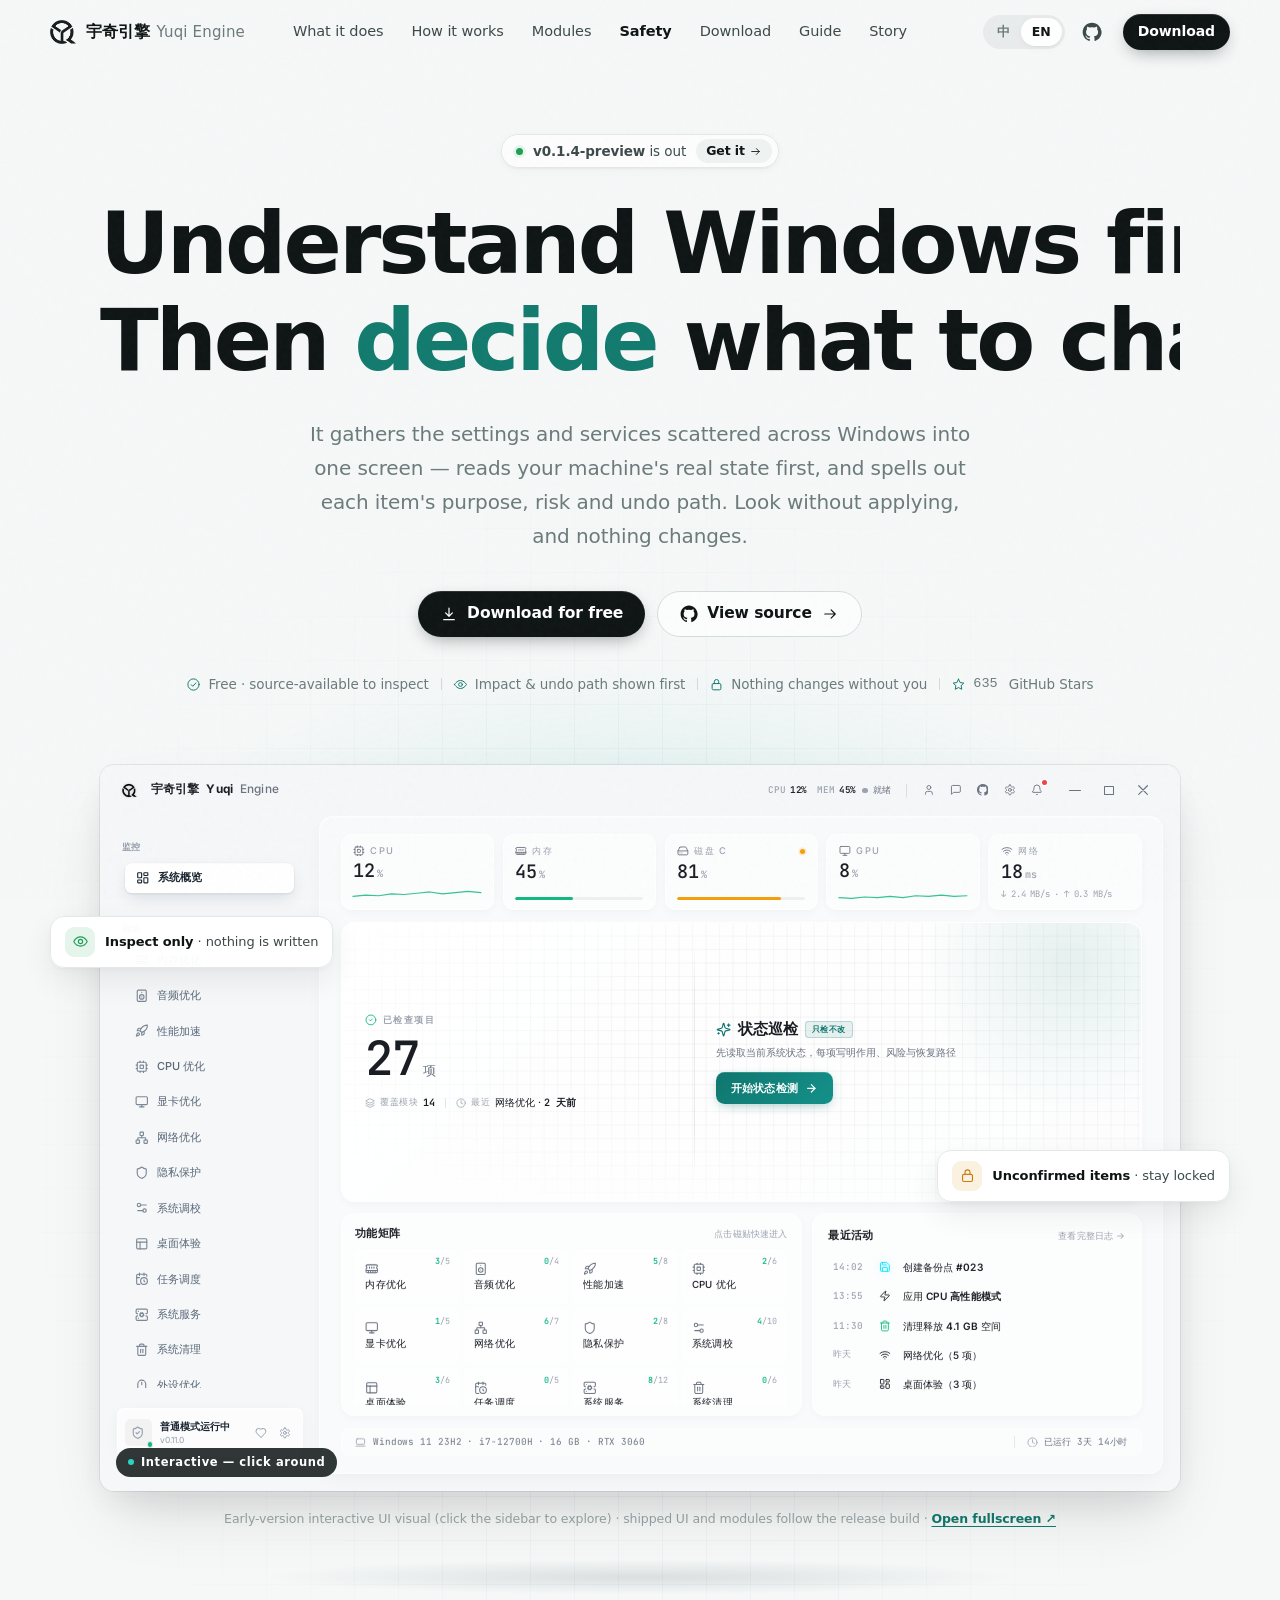
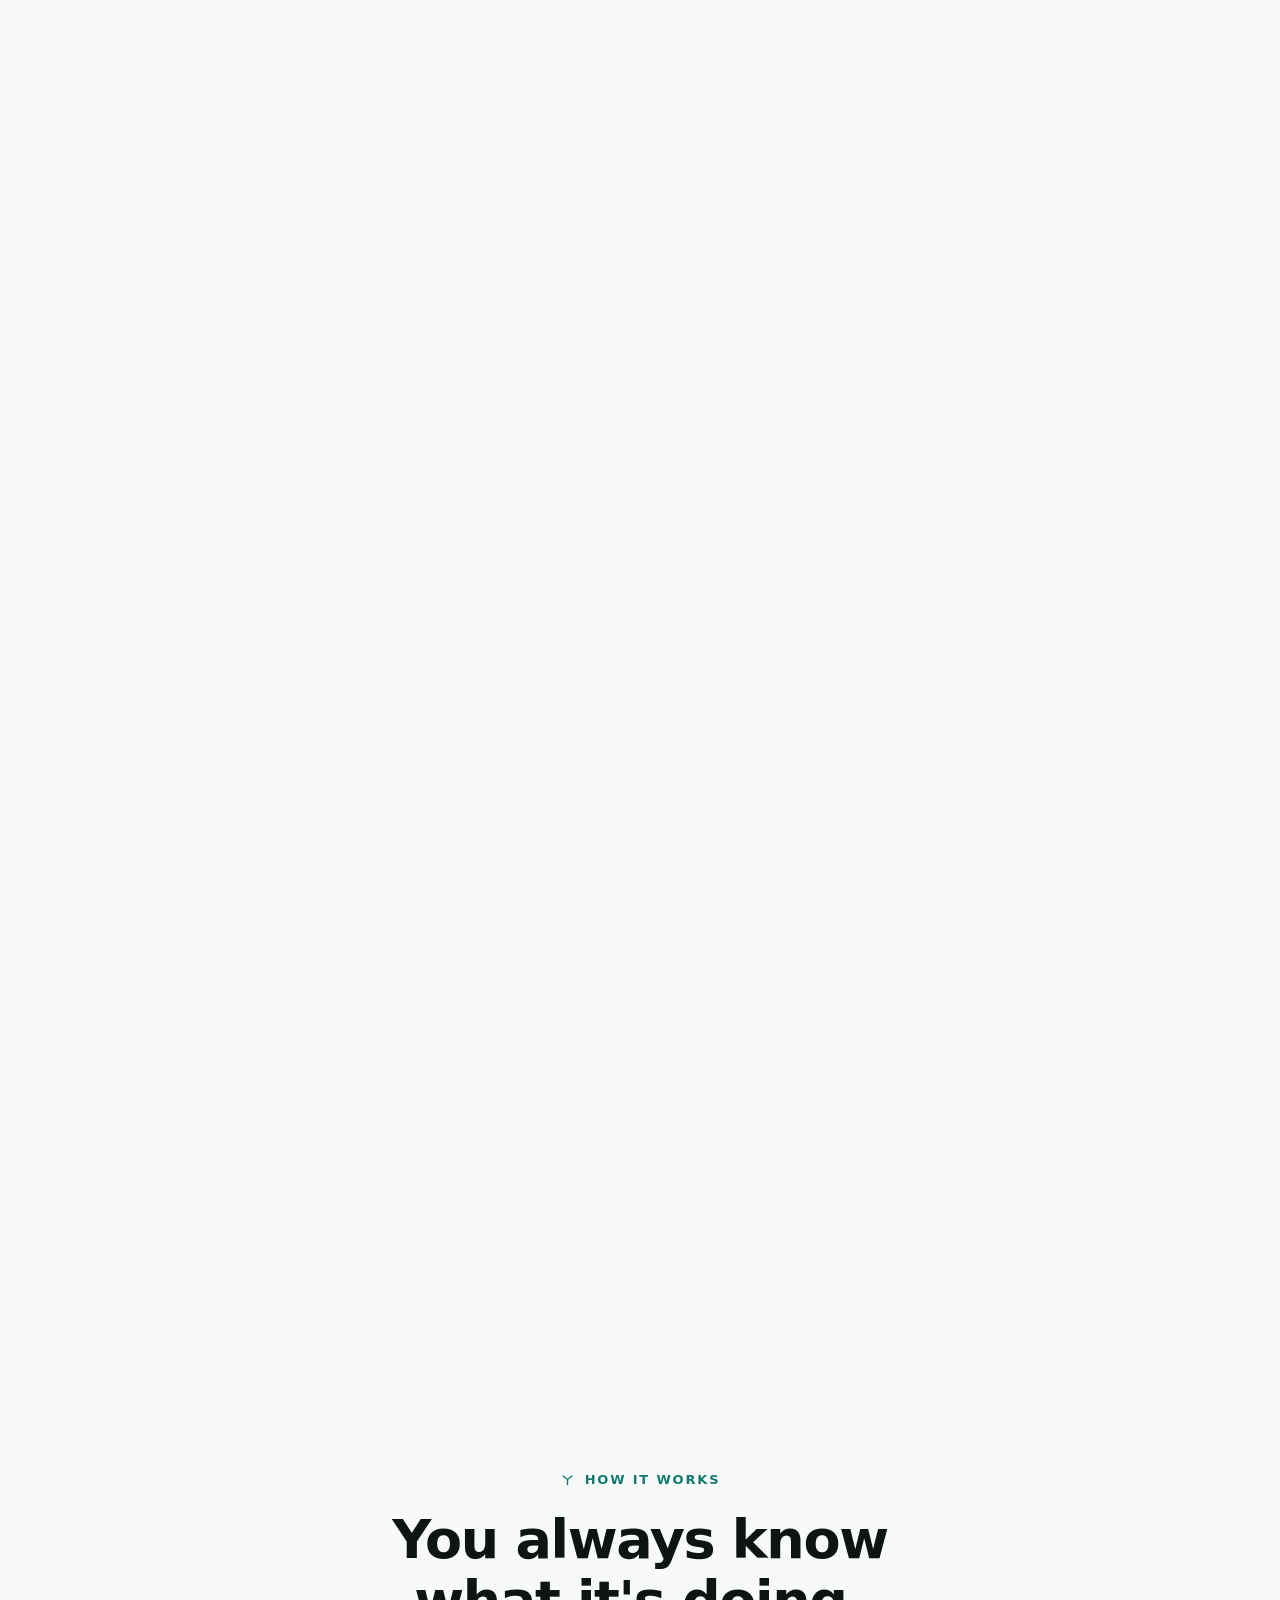
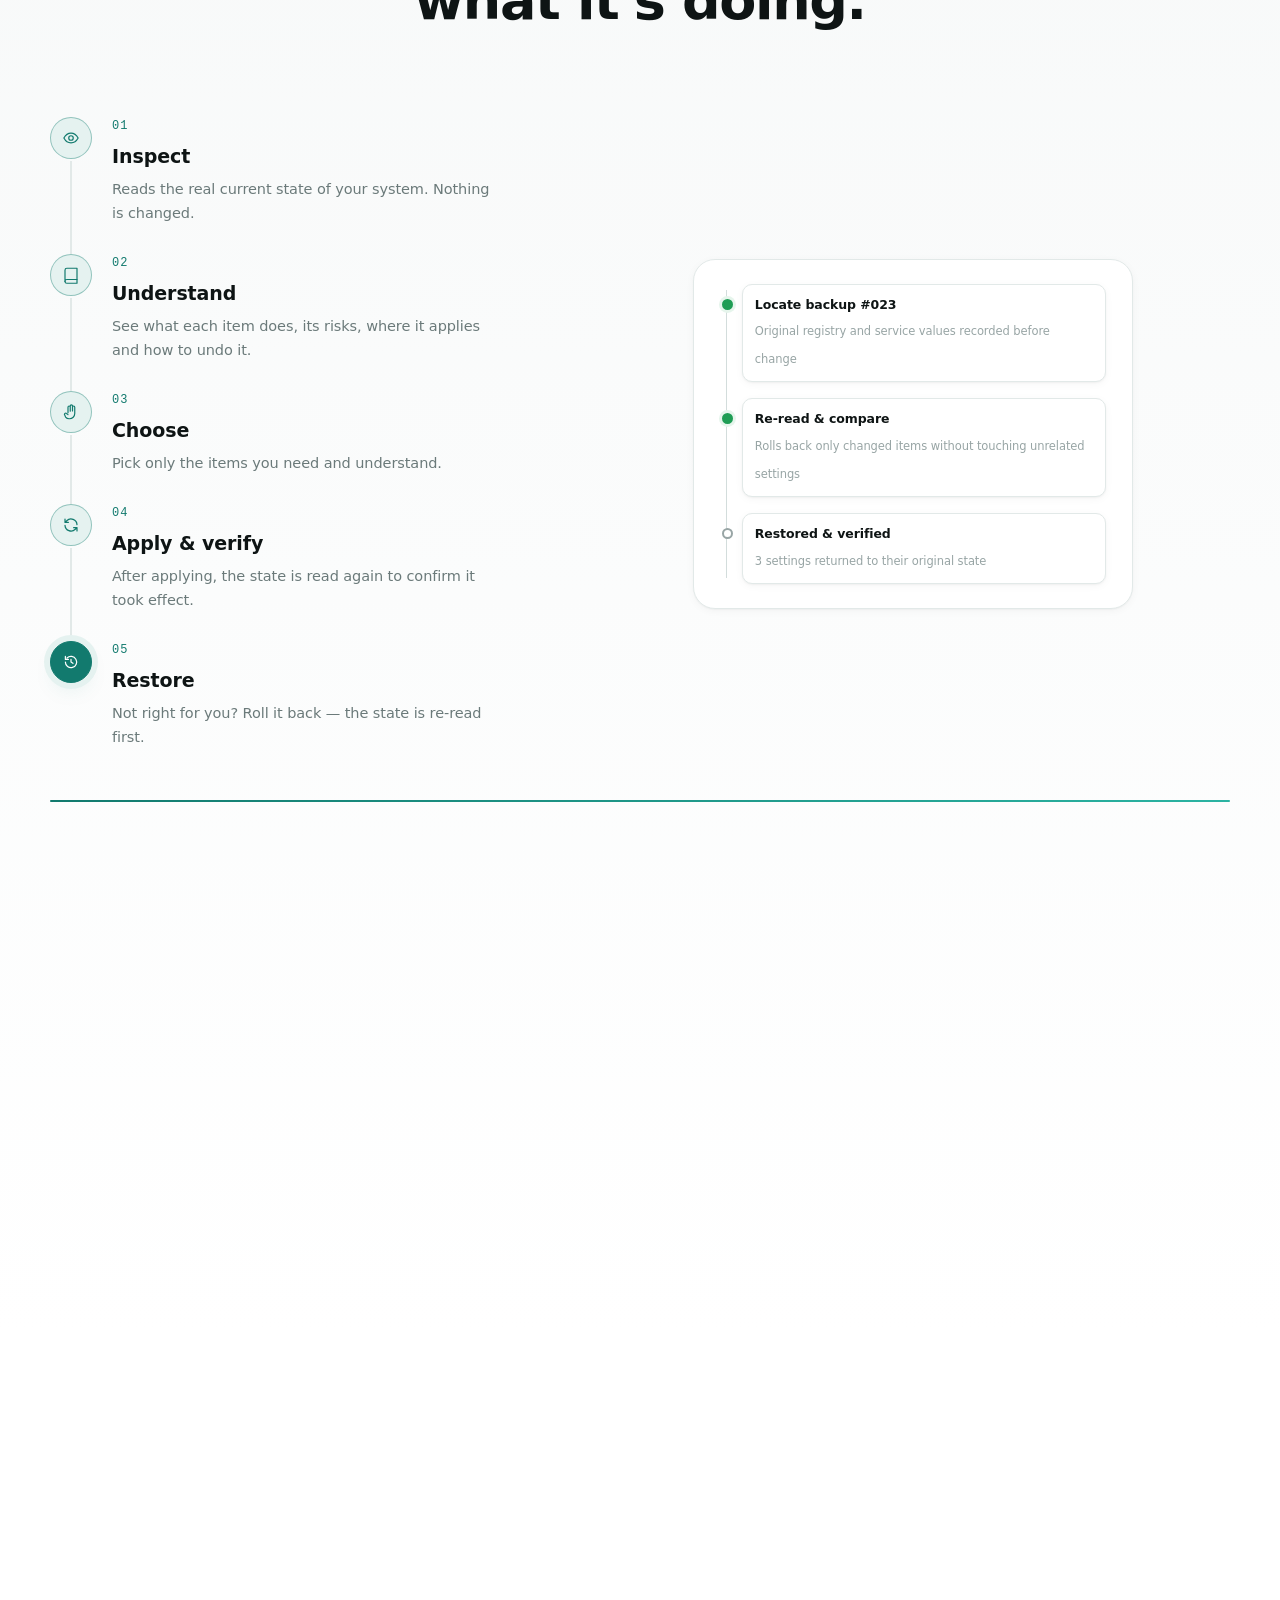
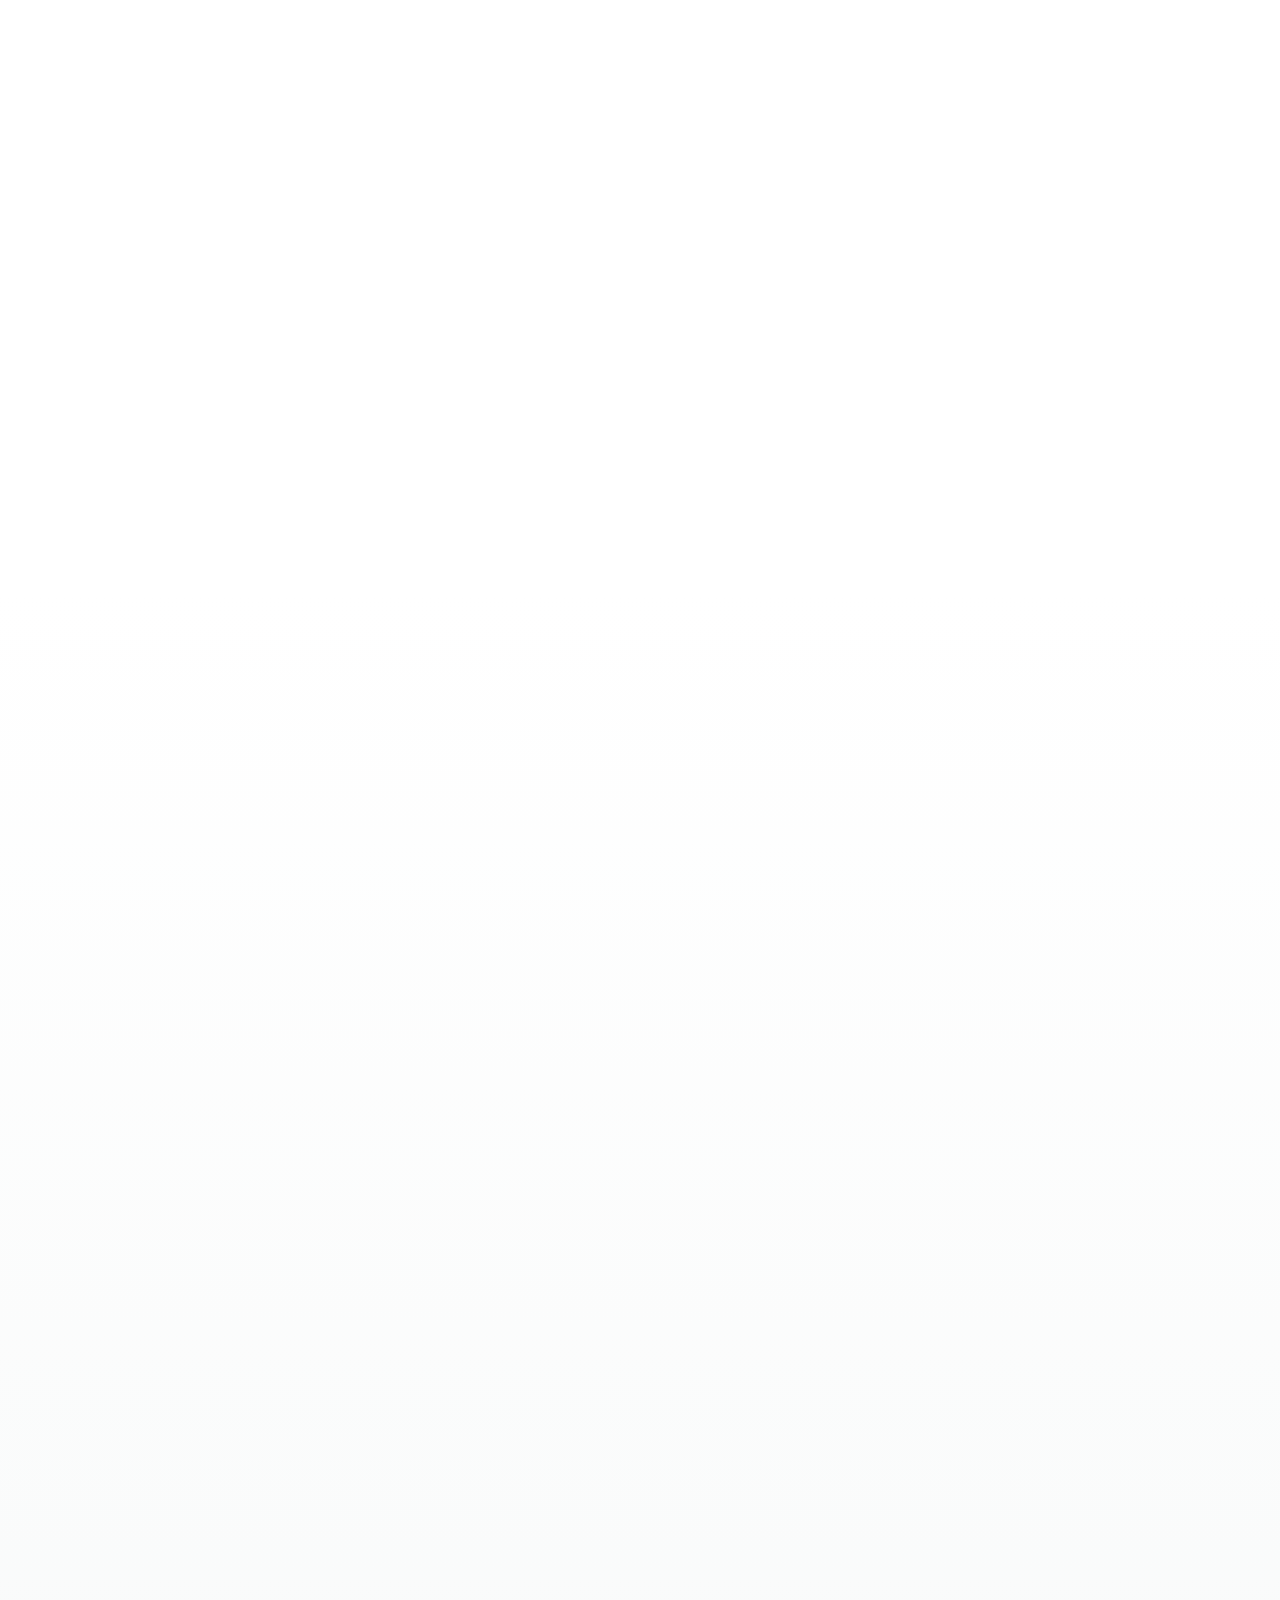
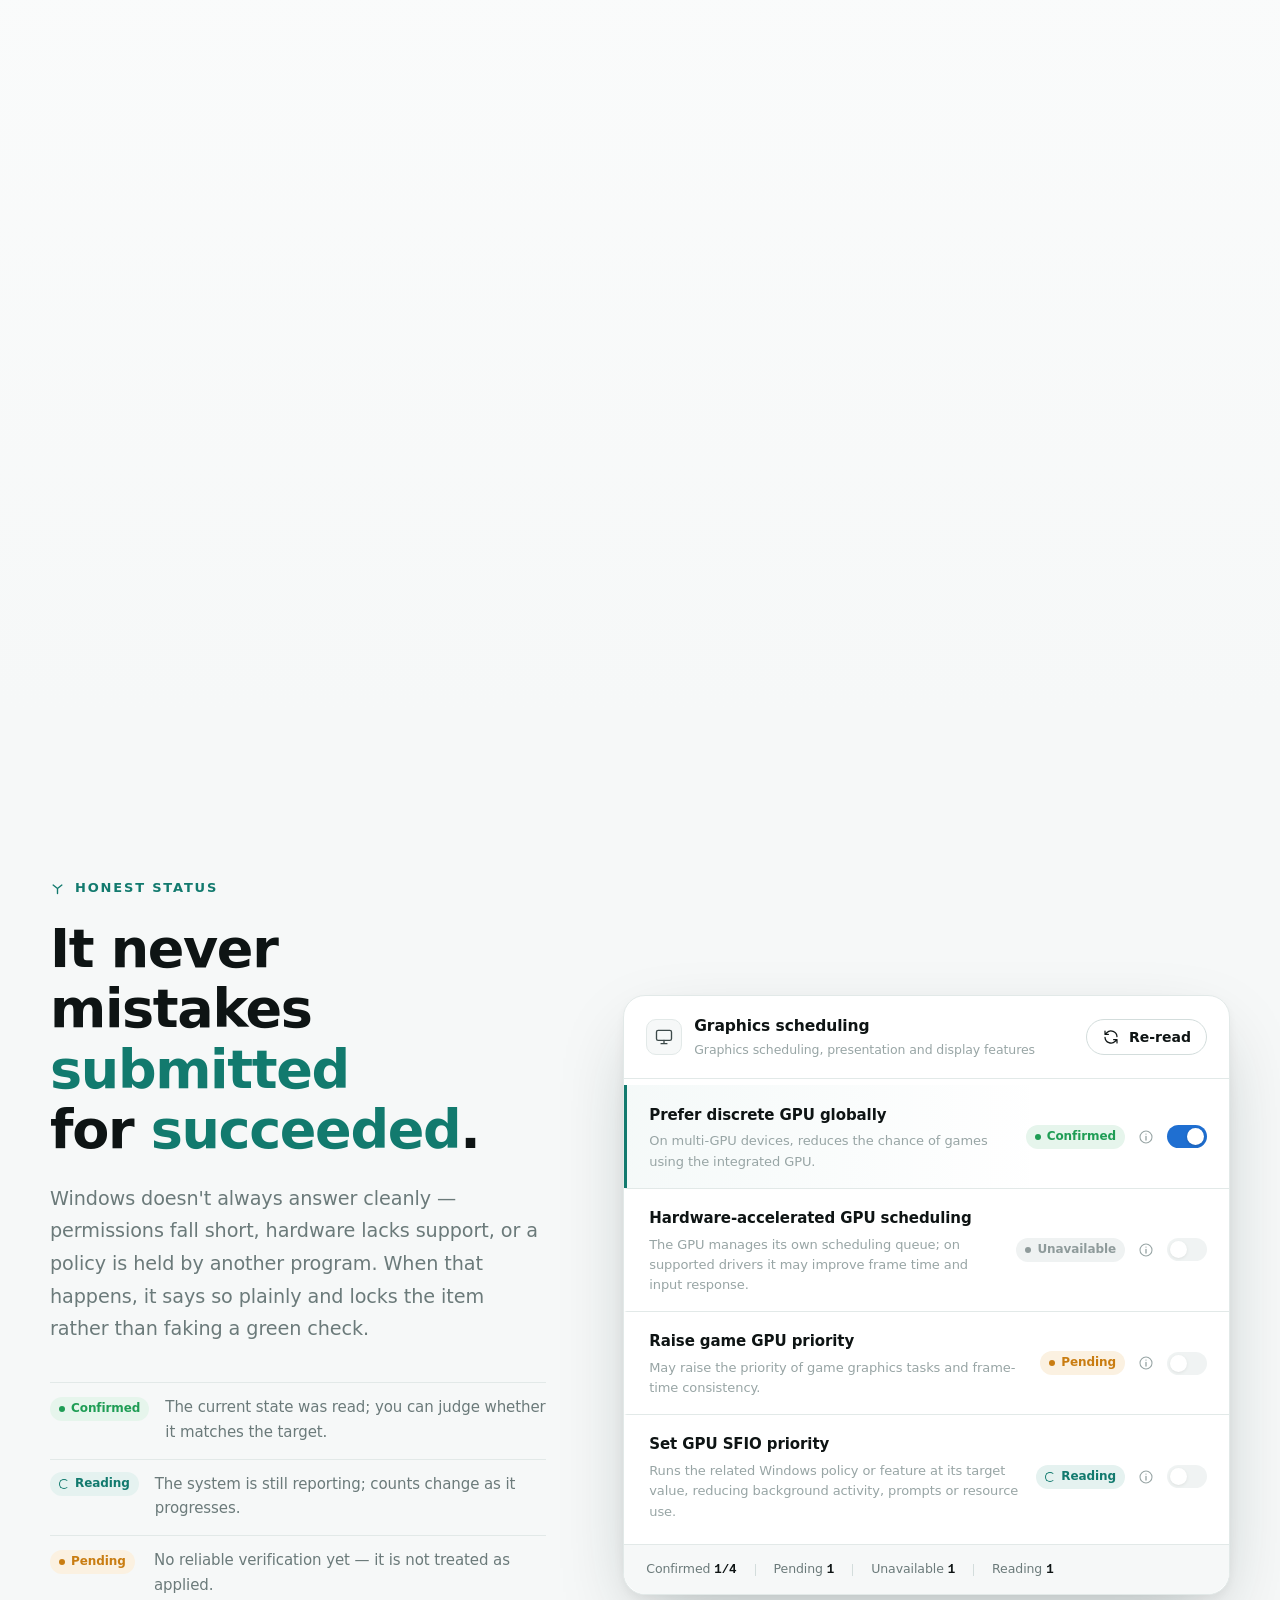
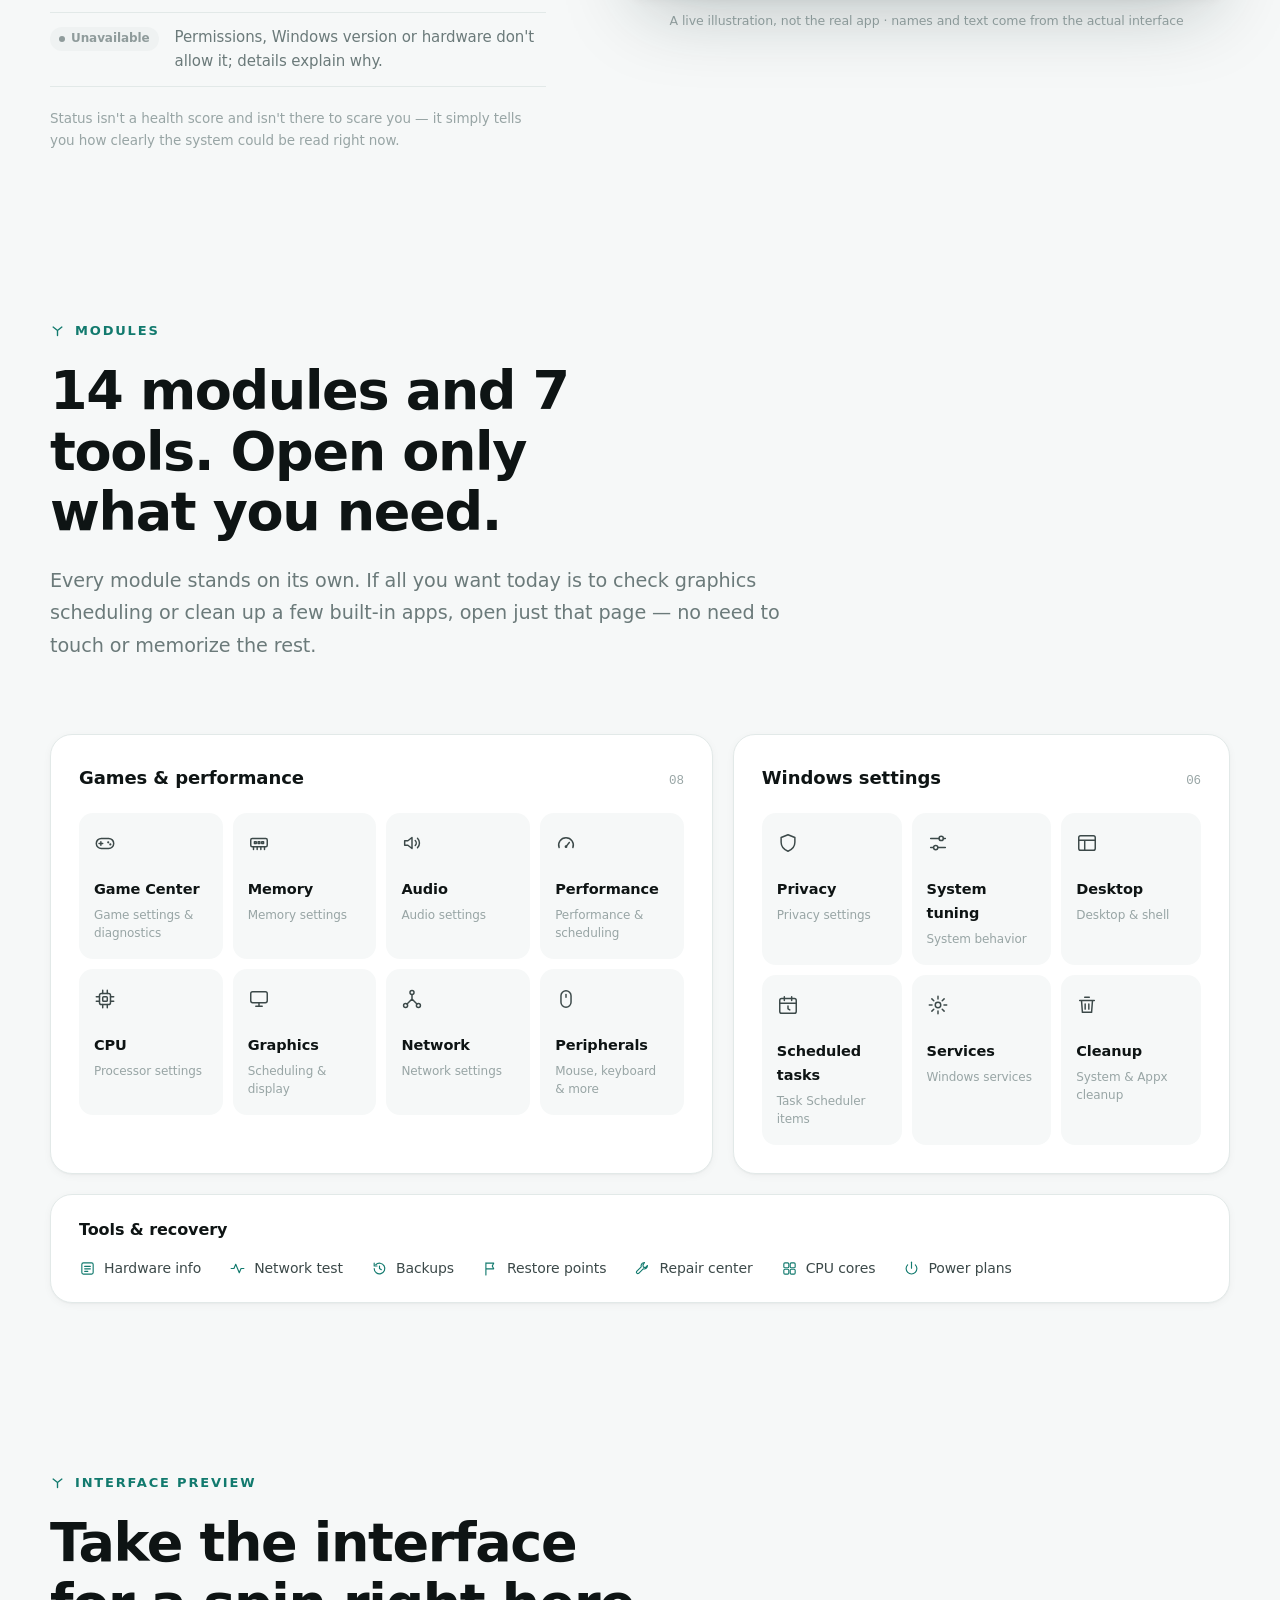
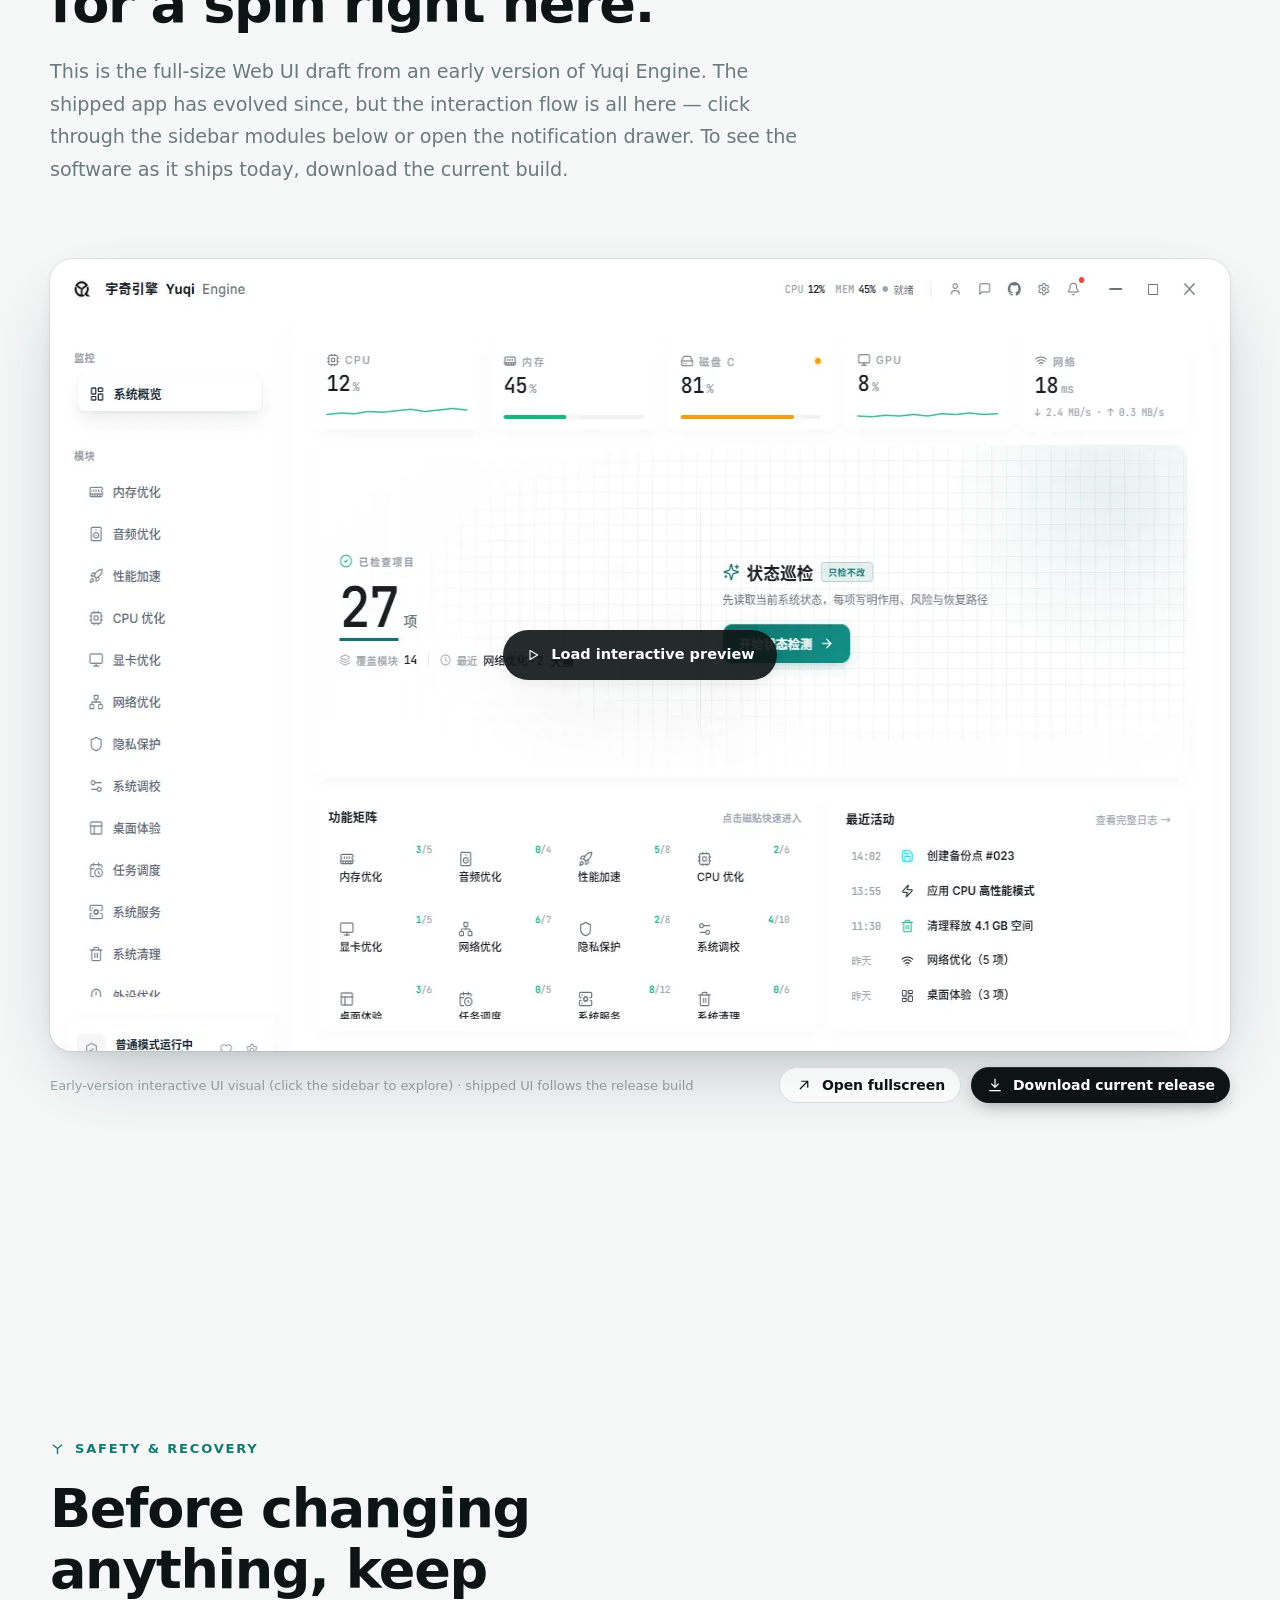
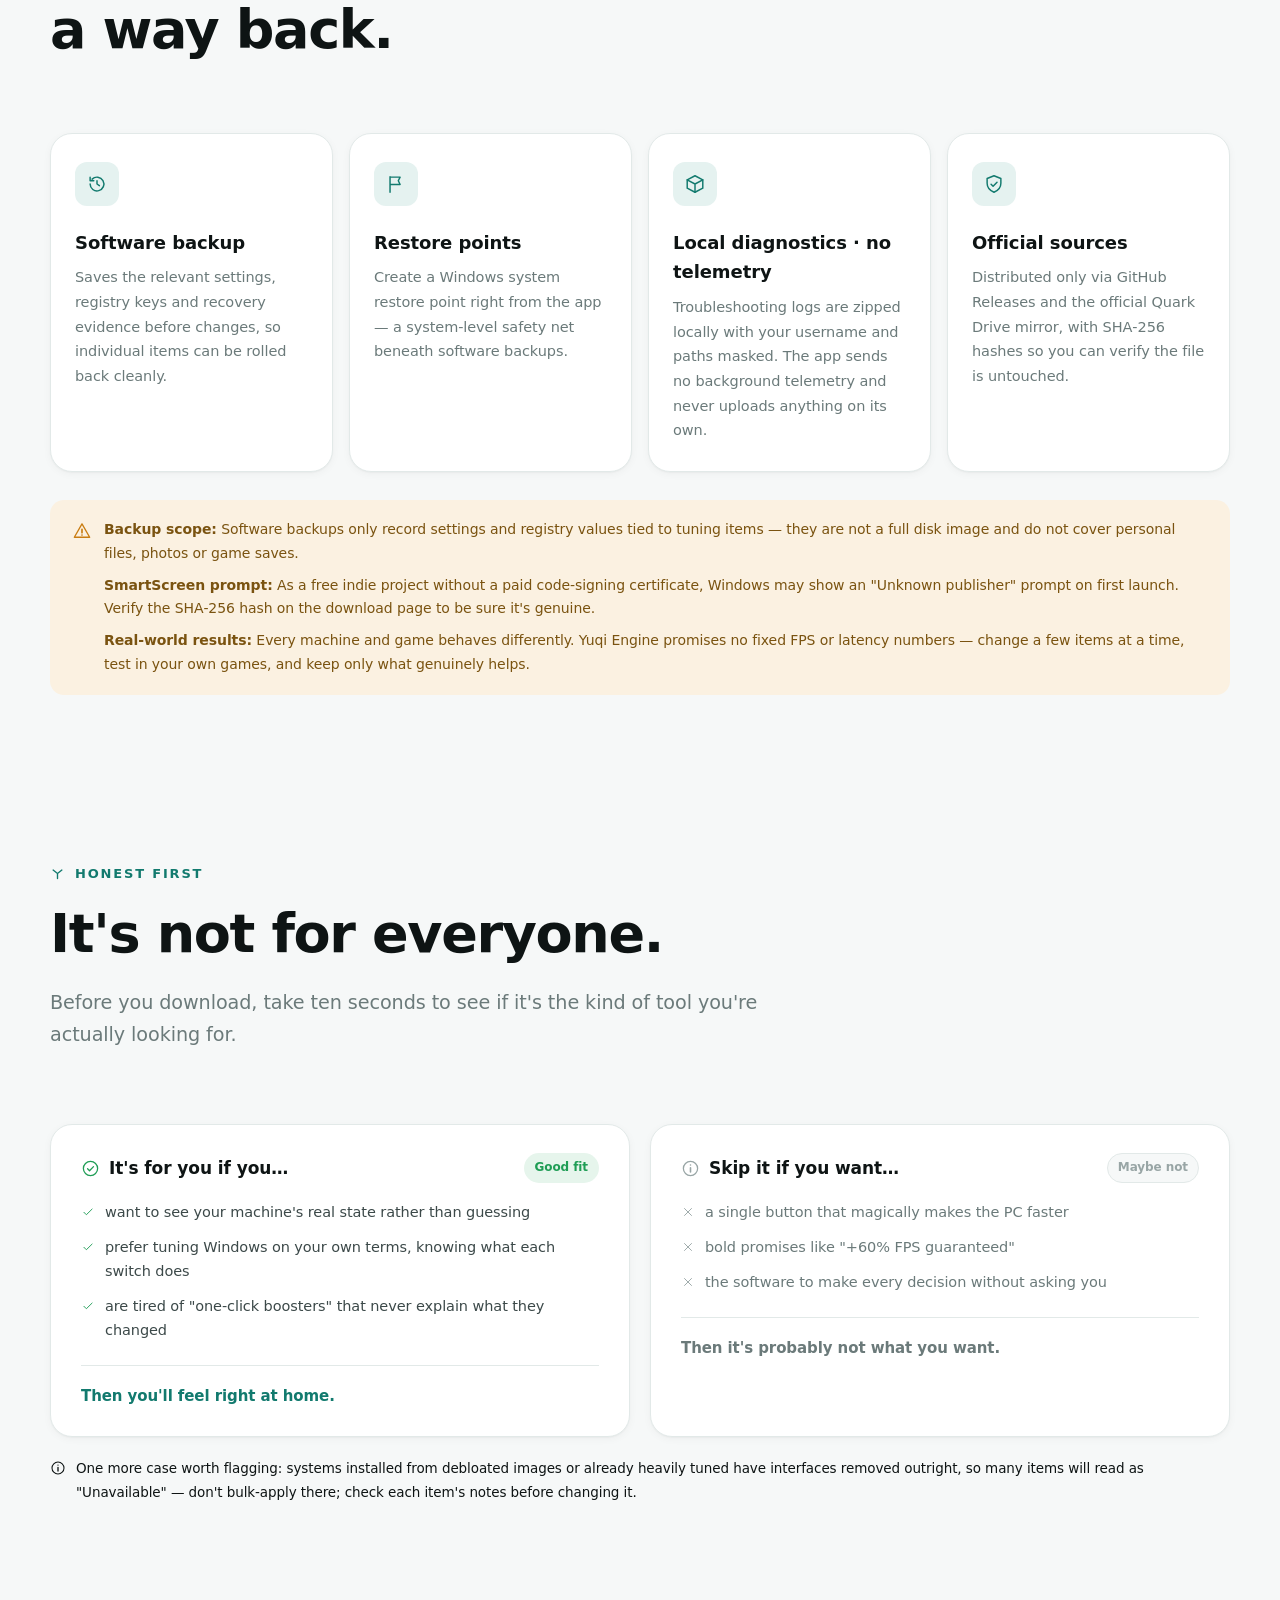
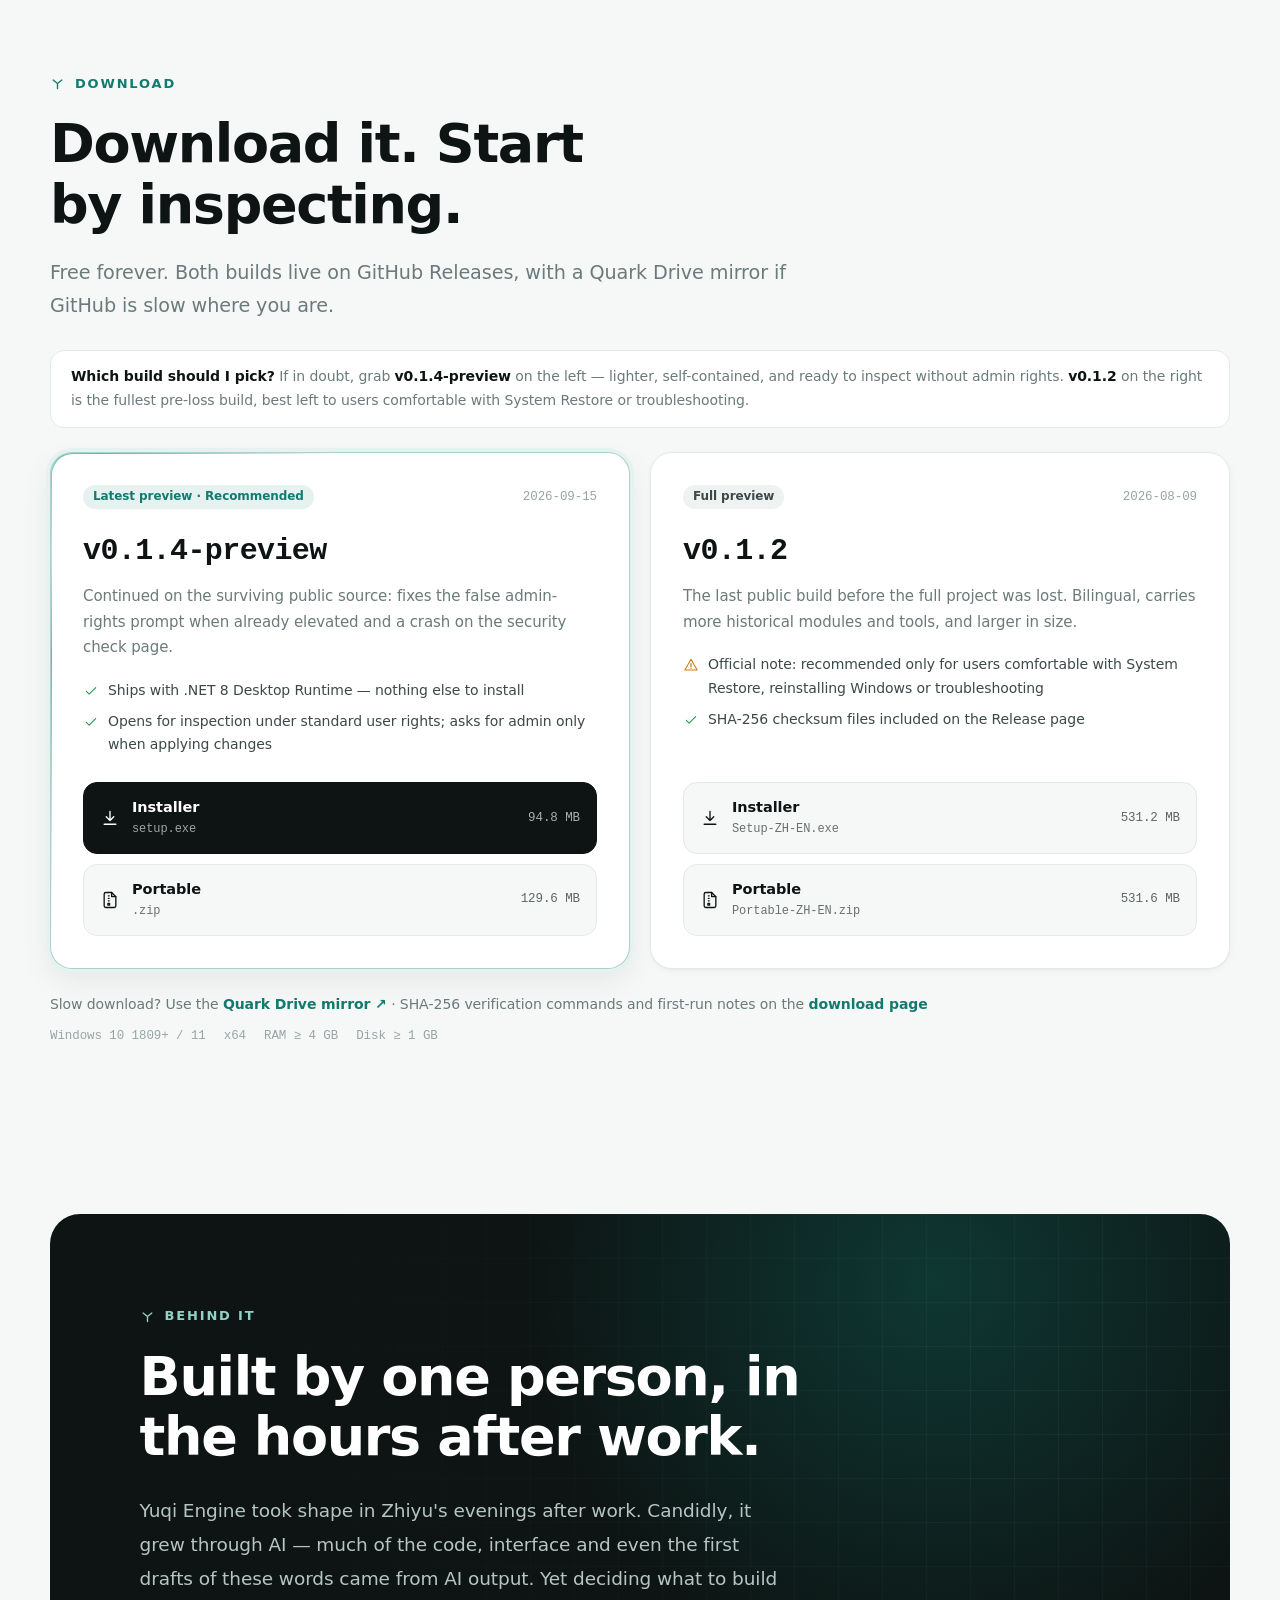
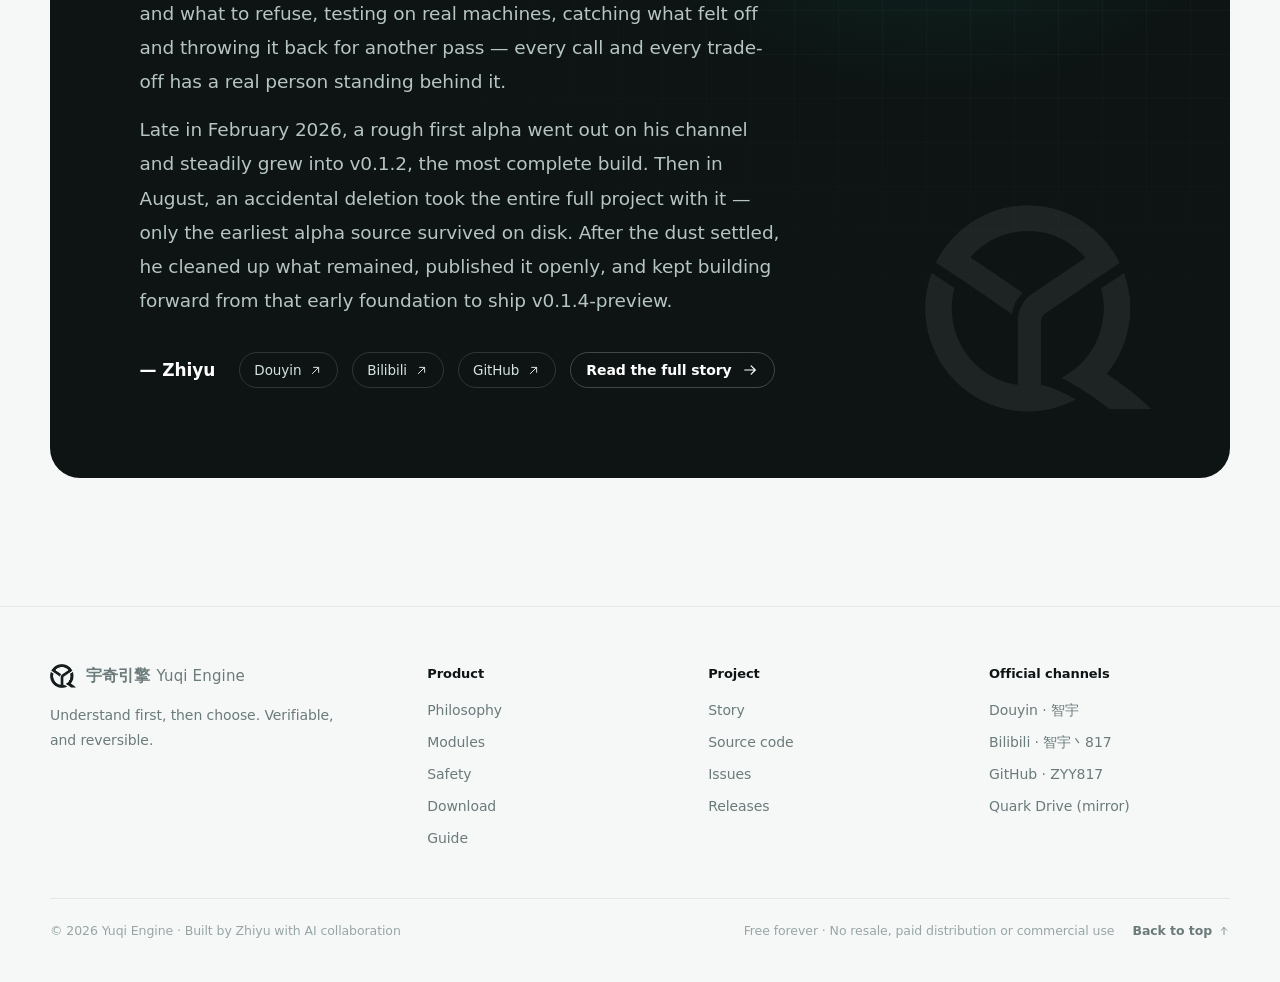
<file: index.html>
﻿<!DOCTYPE html>
<html lang="zh-CN" data-lang="zh" data-title-zh="宇奇引擎 · Yuqi Engine — 看清楚，再决定" data-title-en="Yuqi Engine — See every setting clearly. Then decide.">
<head>
<meta charset="UTF-8">
<meta name="viewport" content="width=device-width, initial-scale=1">
<title>宇奇引擎 · Yuqi Engine — 看清楚，再决定</title>
<meta name="description" content="宇奇引擎：面向 Windows 10 / 11 的模块化系统优化、检测与恢复工具。每一项都写明作用、风险和恢复方式。永久免费。">
<meta name="theme-color" content="#f6f8f8">
<meta property="og:title" content="宇奇引擎 · Yuqi Engine">
<meta property="og:description" content="先理解，再选择；可验证，也可恢复。面向 Windows 10 / 11 的系统优化、检测与恢复工具。">
<meta property="og:image" content="assets/img/overview-v0.1.1.png">
<link rel="icon" type="image/png" href="assets/img/logo-dark.png">
<script>(function(){var l;try{l=localStorage.getItem("yuqi-lang")}catch(e){}if(l!=="zh"&&l!=="en"){l=(navigator.language||"zh").toLowerCase().indexOf("zh")===0?"zh":"en"}document.documentElement.setAttribute("data-lang",l)})();</script>
<link rel="stylesheet" href="assets/css/style.css">
</head>
<body>
<script src="assets/js/icons.js" defer></script>

<!-- ============ NAV ============ -->
<header class="nav">
  <div class="wrap nav-inner">
    <a class="brand" href="index.html" aria-label="宇奇引擎 Yuqi Engine">
      <img src="assets/img/logo-dark.png" alt="">
      <span>宇奇引擎 <small>Yuqi Engine</small></span>
    </a>
    <nav class="nav-links" aria-label="主导航">
      <a href="#features"><span class="zh">它做什么</span><span class="en">What it does</span></a>
      <a href="#how"><span class="zh">工作方式</span><span class="en">How it works</span></a>
      <a href="#modules"><span class="zh">模块</span><span class="en">Modules</span></a>
      <a href="#safety"><span class="zh">安全</span><span class="en">Safety</span></a>
      <a href="download.html"><span class="zh">下载</span><span class="en">Download</span></a>
      <a href="guide.html"><span class="zh">使用指南</span><span class="en">Guide</span></a>
      <a href="story.html"><span class="zh">项目故事</span><span class="en">Story</span></a>
    </nav>
    <div class="nav-right">
      <div class="lang-toggle" role="group" aria-label="Language">
        <button type="button" data-set-lang="zh">中</button>
        <button type="button" data-set-lang="en">EN</button>
      </div>
      <a class="icon-btn" href="https://github.com/ZYY817/YuqiEngine" target="_blank" rel="noopener" aria-label="GitHub"><svg class="icon fill"><use href="#i-github"/></svg></a>
      <a class="btn btn-primary btn-sm nav-cta" href="download.html"><span class="zh">免费下载</span><span class="en">Download</span></a>
      <button class="icon-btn menu-btn" type="button" aria-label="菜单 Menu" aria-expanded="false"><svg class="icon"><use href="#i-menu"/></svg></button>
    </div>
  </div>
</header>
<div class="mobile-menu">
  <a href="#features"><span class="zh">它做什么</span><span class="en">What it does</span></a>
  <a href="#how"><span class="zh">工作方式</span><span class="en">How it works</span></a>
  <a href="#modules"><span class="zh">模块</span><span class="en">Modules</span></a>
  <a href="#safety"><span class="zh">安全</span><span class="en">Safety</span></a>
  <a href="download.html"><span class="zh">下载</span><span class="en">Download</span></a>
  <a href="guide.html"><span class="zh">使用指南</span><span class="en">Guide</span></a>
  <a href="story.html"><span class="zh">项目故事</span><span class="en">Story</span></a>
  <a class="btn btn-primary" href="download.html"><span class="zh">免费下载</span><span class="en">Download for free</span></a>
</div>

<main>
<!-- ============ HERO ============ -->
<section class="hero">
  <div class="grid-bg"></div>
  <div class="hero-glow"></div>
  <div class="wrap">
    <div class="hero-copy">
      <a class="pill fade-up" style="--d:80ms" href="download.html">
        <span class="dot"></span>
        <span><span class="zh"><b data-rel-tag>v0.1.4-preview</b> 已发布</span><span class="en"><b data-rel-tag>v0.1.4-preview</b> is out</span></span>
        <span class="tag"><span class="zh">查看下载</span><span class="en">Get it</span><svg class="icon" style="width:13px;height:13px"><use href="#i-arrow"/></svg></span>
      </a>

      <h1 class="hero-title">
        <span class="zh">
          <span class="line"><span style="--d:180ms">先<span class="accent">看懂</span> Windows，</span></span>
          <span class="line"><span style="--d:320ms">再决定怎么改。</span></span>
        </span>
        <span class="en">
          <span class="line"><span style="--d:180ms">Understand Windows first.</span></span>
          <span class="line"><span style="--d:320ms">Then <span class="accent">decide</span> what to change.</span></span>
        </span>
      </h1>

      <p class="hero-sub fade-up" style="--d:480ms">
        <span class="zh">它把散落在 Windows 各处的设置、服务和组件整理到一个界面，先读出电脑现在的真实状态，再把每一项的作用、风险和怎么改回去写清楚。你只看不点，它就什么都不动。</span>
        <span class="en">It gathers the settings and services scattered across Windows into one screen — reads your machine's real state first, and spells out each item's purpose, risk and undo path. Look without applying, and nothing changes.</span>
      </p>

      <div class="hero-ctas fade-up" style="--d:600ms">
        <a class="btn btn-primary" href="download.html">
          <svg class="icon"><use href="#i-download"/></svg>
          <span class="zh">免费下载</span><span class="en">Download for free</span>
        </a>
        <a class="btn btn-ghost" href="https://github.com/ZYY817/YuqiEngine" target="_blank" rel="noopener">
          <svg class="icon fill"><use href="#i-github"/></svg>
          <span class="zh">查看源码</span><span class="en">View source</span>
          <svg class="icon arrow"><use href="#i-arrow"/></svg>
        </a>
      </div>

      <div class="hero-meta fade-up" style="--d:720ms">
        <span><svg class="icon"><use href="#i-checkCircle"/></svg><span class="zh">免费 · 源码公开可审查</span><span class="en">Free · source-available to inspect</span></span>
        <span><svg class="icon"><use href="#i-eye"/></svg><span class="zh">改前写明影响和退路</span><span class="en">Impact &amp; undo path shown first</span></span>
        <span><svg class="icon"><use href="#i-lock"/></svg><span class="zh">不自动改动系统</span><span class="en">Nothing changes without you</span></span>
        <span><svg class="icon"><use href="#i-star"/></svg><span class="mono" data-stars>635</span>&nbsp;GitHub Stars</span>
      </div>
    </div>

    <div class="hero-stage">
      <div class="float-chip chip-a" style="--d:1300ms">
        <span class="badge" style="background:var(--ok-soft);color:var(--ok)"><svg class="icon"><use href="#i-eye"/></svg></span>
        <span><span class="zh"><b>只做检测</b> · 不写入系统设置</span><span class="en"><b>Inspect only</b> · nothing is written</span></span>
      </div>
      <div class="float-chip chip-b" style="--d:1500ms">
        <span class="badge" style="background:var(--warn-soft);color:var(--warn)"><svg class="icon"><use href="#i-lock"/></svg></span>
        <span><span class="zh"><b>未确认的项目</b> · 保持锁定</span><span class="en"><b>Unconfirmed items</b> · stay locked</span></span>
      </div>
      <div class="window hero-window">
        <div class="app-embed" data-embed="hero">
          <iframe data-src="app/?embed=1" title="宇奇引擎早期版本界面视觉稿 · 可交互预览 Yuqi Engine early UI preview" tabindex="-1"></iframe>
          <div class="embed-live" aria-hidden="true"><i></i><span class="zh">界面可直接点击体验</span><span class="en">Interactive — click around</span></div>
          <picture>
            <source type="image/webp" srcset="assets/img/app-preview.webp">
            <img class="fallback-shot" src="assets/img/app-preview.png" width="1440" height="900" alt="宇奇引擎早期版本界面视觉稿 Yuqi Engine early UI visual" loading="lazy">
          </picture>
        </div>
      </div>
      <div class="hero-reflect"></div>
      <p class="shot-note">
        <span class="zh">早期版本界面视觉稿（可直接点击左侧模块体验） · 当前发布版界面与模块以软件为准 · <a href="app/" target="_blank" rel="noopener">全屏打开 ↗</a></span>
        <span class="en">Early-version interactive UI visual (click the sidebar to explore) · shipped UI and modules follow the release build · <a href="app/" target="_blank" rel="noopener">Open fullscreen ↗</a></span>
      </p>
    </div>
  </div>
</section>

<!-- ============ WHAT IT DOES ============ -->
<section class="section" id="features">
  <div class="wrap">
    <div class="section-head reveal">
      <div class="kicker"><svg class="ymark"><use href="#i-ymark"/></svg><span class="zh">它做什么</span><span class="en">What it does</span></div>
      <h2 class="h2"><span class="zh">它做的事情很简单。</span><span class="en">It does a simple thing, carefully.</span></h2>
      <p class="lead">
        <span class="zh">平时想改个系统设置，往往得在控制面板、注册表和服务里来回翻，改完还容易忘了动过哪。它只做三件事：把这些开关收拢到一处，把每一项讲明白，并在改动前先留好退路。</span>
        <span class="en">Changing a Windows setting usually means digging through Control Panel, the Registry and Services — and forgetting what you touched a week later. Yuqi Engine does three things: brings those switches into one place, explains each one plainly, and saves a way back before anything changes.</span>
      </p>
    </div>

    <div class="what-grid">
      <article class="card what-card reveal" style="--d:0ms">
        <div class="num">01</div>
        <h3><span class="zh">集中</span><span class="en">In one place</span></h3>
        <p><span class="zh">散落在系统各处的设置、服务和计划任务，按模块收进同一个窗口，不用再到处翻找。</span><span class="en">Settings scattered across Control Panel, Registry, Services and Task Scheduler are organized into modules in a single window.</span></p>
        <div class="mini" aria-hidden="true">
          <div class="mini-list">
            <div class="mini-row on"><svg class="icon"><use href="#i-game"/></svg><span class="zh">游戏优化中心</span><span class="en">Game Center</span></div>
            <div class="mini-row"><svg class="icon"><use href="#i-memory"/></svg><span class="zh">内存优化</span><span class="en">Memory</span></div>
            <div class="mini-row"><svg class="icon"><use href="#i-monitor"/></svg><span class="zh">显卡优化</span><span class="en">Graphics</span></div>
            <div class="mini-row"><svg class="icon"><use href="#i-network"/></svg><span class="zh">网络优化</span><span class="en">Network</span></div>
            <div class="mini-row"><svg class="icon"><use href="#i-gear"/></svg><span class="zh">系统服务</span><span class="en">Services</span></div>
            <div class="mini-row"><svg class="icon"><use href="#i-trash"/></svg><span class="zh">系统清理</span><span class="en">Cleanup</span></div>
          </div>
        </div>
      </article>

      <article class="card what-card reveal" style="--d:90ms">
        <div class="num">02</div>
        <h3><span class="zh">说明</span><span class="en">Explained</span></h3>
        <p><span class="zh">每一项改动前，都写清楚作用、风险和怎么改回去。先看明白，再决定动不动。</span><span class="en">Before you change anything, every item spells out what it does, its risks and how to undo it.</span></p>
        <div class="mini" aria-hidden="true">
          <div class="mini-detail">
            <div class="t"><svg class="icon" style="width:16px;height:16px;color:var(--brand)"><use href="#i-monitor"/></svg><span class="zh">全局优先独显</span><span class="en">Prefer discrete GPU</span></div>
            <dl>
              <dt><span class="zh">作用</span><span class="en">Effect</span></dt>
              <dd><span class="zh">多显卡设备上减少游戏误用核显</span><span class="en">Reduces games picking the integrated GPU</span></dd>
              <dt><span class="zh">风险</span><span class="en">Risk</span></dt>
              <dd><span class="zh">安全</span><span class="en">Safe</span></dd>
              <dt><span class="zh">恢复</span><span class="en">Undo</span></dt>
              <dd><span class="zh">支持恢复</span><span class="en">Restorable</span></dd>
            </dl>
            <div class="tags">
              <span class="st st-ok"><i></i><span class="zh">系统已生效</span><span class="en">In effect</span></span>
              <span class="st st-na"><i></i><span class="zh">无需管理员</span><span class="en">No admin needed</span></span>
            </div>
          </div>
        </div>
      </article>

      <article class="card what-card reveal" style="--d:180ms">
        <div class="num">03</div>
        <h3><span class="zh">可退回</span><span class="en">Reversible</span></h3>
        <p><span class="zh">改动前先存好软件备份或系统还原点；需要退回时，也会先重新读取当前状态再恢复。</span><span class="en">Backups and restore points are saved before changes; when rolling back, the current state is re-read first.</span></p>
        <div class="mini" aria-hidden="true">
          <div class="mini-tl">
            <div class="step done"><b><span class="zh">创建备份</span><span class="en">Create a backup</span></b><span><span class="zh">保存相关设置与注册表项</span><span class="en">Saves related settings and registry keys</span></span></div>
            <div class="step done"><b><span class="zh">应用所选项目</span><span class="en">Apply selected items</span></b><span><span class="zh">应用后重新读取确认</span><span class="en">Re-read to confirm afterwards</span></span></div>
            <div class="step"><b><span class="zh">需要时恢复</span><span class="en">Restore when needed</span></b><span><span class="zh">恢复前再次读取当前状态</span><span class="en">State is re-read before restoring</span></span></div>
          </div>
        </div>
      </article>
    </div>
  </div>
</section>

<!-- ============ FLOW ============ -->
<section class="section flow-section" id="how">
  <div class="flow-pin" id="flowPin" data-step="0">
    <div class="flow-sticky">
      <div class="wrap">
        <div class="section-head center">
          <div class="kicker"><svg class="ymark"><use href="#i-ymark"/></svg><span class="zh">工作方式</span><span class="en">How it works</span></div>
          <h2 class="h2"><span class="zh">每一步，你都知道发生了什么。</span><span class="en">You always know what it's doing.</span></h2>
        </div>

        <div class="flow-cols">
          <ol class="flow-steps">
            <li class="fstep" data-i="0">
              <div class="flow-node"><svg class="icon"><use href="#i-eye"/></svg></div>
              <div class="idx">01</div>
              <h3><span class="zh">检测</span><span class="en">Inspect</span></h3>
              <p><span class="zh">读取系统当前的真实状态，不做任何修改。</span><span class="en">Reads the real current state of your system. Nothing is changed.</span></p>
            </li>
            <li class="fstep" data-i="1">
              <div class="flow-node"><svg class="icon"><use href="#i-book"/></svg></div>
              <div class="idx">02</div>
              <h3><span class="zh">了解</span><span class="en">Understand</span></h3>
              <p><span class="zh">查看每一项的作用、风险、目标位置与恢复方式。</span><span class="en">See what each item does, its risks, where it applies and how to undo it.</span></p>
            </li>
            <li class="fstep" data-i="2">
              <div class="flow-node"><svg class="icon"><use href="#i-hand"/></svg></div>
              <div class="idx">03</div>
              <h3><span class="zh">选择</span><span class="en">Choose</span></h3>
              <p><span class="zh">只勾选你需要、也看得懂的项目。</span><span class="en">Pick only the items you need and understand.</span></p>
            </li>
            <li class="fstep" data-i="3">
              <div class="flow-node"><svg class="icon"><use href="#i-refresh"/></svg></div>
              <div class="idx">04</div>
              <h3><span class="zh">应用并复核</span><span class="en">Apply &amp; verify</span></h3>
              <p><span class="zh">应用后重新读取，确认是否真正生效。</span><span class="en">After applying, the state is read again to confirm it took effect.</span></p>
            </li>
            <li class="fstep" data-i="4">
              <div class="flow-node"><svg class="icon"><use href="#i-backup"/></svg></div>
              <div class="idx">05</div>
              <h3><span class="zh">恢复</span><span class="en">Restore</span></h3>
              <p><span class="zh">不合适就退回去，恢复前会再次读取状态。</span><span class="en">Not right for you? Roll it back — the state is re-read first.</span></p>
            </li>
          </ol>

          <div class="flow-stage" aria-hidden="true">
            <div class="fvis" data-i="0">
              <div class="term">
                <div class="term-bar"><i></i><i></i><i></i><span class="zh">检测 · 只读</span><span class="en">inspect · read-only</span></div>
                <div class="term-body" data-term>
                  <p><span class="t-c">›</span><span class="zh">正在读取当前系统状态</span><span class="en">Reading current system state</span><span class="t-mut"> …</span></p>
                  <p><i class="t-d ok"></i><span class="zh">显示与图形设置</span><span class="en">Display &amp; graphics</span><span class="t-mut"> — </span><b><span class="zh">已确认</span><span class="en">confirmed</span></b></p>
                  <p><i class="t-d ok"></i><span class="zh">系统服务</span><span class="en">System services</span><span class="t-mut"> — </span><b><span class="zh">已确认</span><span class="en">confirmed</span></b></p>
                  <p><i class="t-d warn"></i><span class="zh">网络参数</span><span class="en">Network parameters</span><span class="t-mut"> — </span><span class="t-warn"><span class="zh">待确认</span><span class="en">pending</span></span></p>
                  <p><i class="t-d na"></i><span class="zh">组策略项</span><span class="en">Group policy item</span><span class="t-mut"> — </span><span class="t-mut"><span class="zh">不可用 · 需管理员权限</span><span class="en">unavailable · needs admin</span></span></p>
                  <p><span class="t-c">›</span><span class="zh">检测完成 · 4 项已读取 · 未写入任何设置</span><span class="en">Done · 4 items read · nothing written</span></p>
                  <p class="t-caret-line"><span class="t-caret"></span></p>
                </div>
              </div>
            </div>
            <div class="fvis" data-i="1">
              <div class="card fvis-card">
                <div class="mini-detail">
                  <div class="t"><svg class="icon" style="width:16px;height:16px;color:var(--brand)"><use href="#i-sliders"/></svg><span class="zh">禁用自动维护夜间唤醒</span><span class="en">Disable maintenance wake timers</span></div>
                  <dl>
                    <dt><span class="zh">作用</span><span class="en">Effect</span></dt>
                    <dd><span class="zh">避免电脑在睡眠时被系统例行维护任务半夜唤醒</span><span class="en">Prevents routine Windows maintenance from waking the PC during sleep</span></dd>
                    <dt><span class="zh">风险</span><span class="en">Risk</span></dt>
                    <dd><span class="zh">低 · 维护顺延至开机空闲时</span><span class="en">Low · runs next idle session</span></dd>
                    <dt><span class="zh">恢复</span><span class="en">Undo</span></dt>
                    <dd><span class="zh">一键恢复默认电源与计划策略</span><span class="en">Restores default power &amp; task policy</span></dd>
                  </dl>
                  <div class="tags">
                    <span class="st st-ok"><i></i><span class="zh">已读取当前值</span><span class="en">Current value read</span></span>
                    <span class="st st-warn"><i></i><span class="zh">应用需管理员</span><span class="en">Admin to apply</span></span>
                  </div>
                </div>
              </div>
            </div>
            <div class="fvis" data-i="2">
              <div class="card fvis-card">
                <div class="pick">
                  <div class="pick-row on"><i class="ck"><svg class="icon"><use href="#i-check"/></svg></i><span class="zh">关闭不需要的后台服务</span><span class="en">Disable unneeded services</span></div>
                  <div class="pick-row on"><i class="ck"><svg class="icon"><use href="#i-check"/></svg></i><span class="zh">游戏时优先独显</span><span class="en">Prefer discrete GPU for games</span></div>
                  <div class="pick-row"><i class="ck"></i><span class="zh">调整电源方案</span><span class="en">Adjust power plan</span></div>
                  <div class="pick-row locked"><i class="ck lock"><svg class="icon"><use href="#i-lock"/></svg></i><span class="zh">待确认的项目 · 保持锁定</span><span class="en">Unconfirmed · stays locked</span></div>
                </div>
              </div>
            </div>
            <div class="fvis" data-i="3">
              <div class="card fvis-card">
                <div class="seq">
                  <div class="seq-row"><span class="st st-warn"><i></i><span class="zh">已提交</span><span class="en">Submitted</span></span><span class="seq-mut"><span class="zh">写入指令已发出</span><span class="en">write command sent</span></span></div>
                  <div class="seq-arrow"><svg class="icon"><use href="#i-arrow"/></svg></div>
                  <div class="seq-row"><span class="st st-read"><i></i><span class="zh">重新读取</span><span class="en">Re-reading</span></span><span class="seq-mut"><span class="zh">向系统核对当前真实值</span><span class="en">checking actual system value</span></span></div>
                  <div class="seq-arrow"><svg class="icon"><use href="#i-arrow"/></svg></div>
                  <div class="seq-row"><span class="st st-ok"><i></i><span class="zh">已生效</span><span class="en">Confirmed in effect</span></span><span class="seq-mut"><span class="zh">前后台数值一致</span><span class="en">values match</span></span></div>
                  <p class="seq-note"><span class="zh">命令发出去只是第一步；只有重新读回系统状态、核对一致，才算真正落地。</span><span class="en">Sending a command is only step one — it counts only after the state is read back and verified.</span></p>
                </div>
              </div>
            </div>
            <div class="fvis" data-i="4">
              <div class="card fvis-card">
                <div class="mini-tl">
                  <div class="step done"><b><span class="zh">定位备份记录 #023</span><span class="en">Locate backup #023</span></b><span><span class="zh">记录修改前的原始注册表与服务状态</span><span class="en">Original registry and service values recorded before change</span></span></div>
                  <div class="step done"><b><span class="zh">恢复前比对当前状态</span><span class="en">Re-read &amp; compare</span></b><span><span class="zh">只回退有差异的项，不覆盖无关改动</span><span class="en">Rolls back only changed items without touching unrelated settings</span></span></div>
                  <div class="step"><b><span class="zh">已恢复并完成复核</span><span class="en">Restored &amp; verified</span></b><span><span class="zh">3 项设置已退回修改前状态</span><span class="en">3 settings returned to their original state</span></span></div>
                </div>
              </div>
            </div>
          </div>
        </div>

        <div class="flow-bar"><i></i></div>
      </div>
    </div>
  </div>
</section>

<!-- ============ STATUS DEMO ============ -->
<section class="section" id="status">
  <div class="wrap status-wrap">
    <div class="reveal">
      <div class="kicker"><svg class="ymark"><use href="#i-ymark"/></svg><span class="zh">如实反馈</span><span class="en">Honest status</span></div>
      <h2 class="h2">
        <span class="zh">它不会把“已提交”<br>当成“已成功”。</span>
        <span class="en">It never mistakes <em class="em">submitted</em> for <em class="em">succeeded</em>.</span>
      </h2>
      <p class="lead">
        <span class="zh">系统里总有看不清的时候——权限不够、硬件不支持，或是某项策略被别的程序锁住了。遇到这些情况，它会老老实实标出来、写清缘由，绝不为了好看硬凑一个勾。</span>
        <span class="en">Windows doesn't always answer cleanly — permissions fall short, hardware lacks support, or a policy is held by another program. When that happens, it says so plainly and locks the item rather than faking a green check.</span>
      </p>
      <div class="legend">
        <div class="legend-row" data-k="ok"><span><span class="st st-ok"><i></i><span class="zh">已确认</span><span class="en">Confirmed</span></span></span><span><span class="zh">已读取到当前系统状态，可以继续判断是否符合目标。</span><span class="en">The current state was read; you can judge whether it matches the target.</span></span></div>
        <div class="legend-row" data-k="read"><span><span class="st st-read"><i></i><span class="zh">读取中</span><span class="en">Reading</span></span></span><span><span class="zh">系统仍在返回状态，数量会随进度变化。</span><span class="en">The system is still reporting; counts change as it progresses.</span></span></div>
        <div class="legend-row" data-k="warn"><span><span class="st st-warn"><i></i><span class="zh">待确认</span><span class="en">Pending</span></span></span><span><span class="zh">尚未得到可靠复核结果，不能当作已应用。</span><span class="en">No reliable verification yet — it is not treated as applied.</span></span></div>
        <div class="legend-row" data-k="na"><span><span class="st st-na"><i></i><span class="zh">不可用</span><span class="en">Unavailable</span></span></span><span><span class="zh">权限、系统版本或硬件条件不满足，详情会写明原因。</span><span class="en">Permissions, Windows version or hardware don't allow it; details explain why.</span></span></div>
      </div>
      <p class="legend-note"><span class="zh">状态不是健康评分，也不制造焦虑；它只是如实告诉你：这一项现在看清楚了没有。</span><span class="en">Status isn't a health score and isn't there to scare you — it simply tells you how clearly the system could be read right now.</span></p>
    </div>

    <div class="reveal" style="--d:120ms">
      <div class="panel status-demo">
        <div class="panel-head">
          <span class="ic"><svg class="icon"><use href="#i-monitor"/></svg></span>
          <div>
            <b><span class="zh">图形调度</span><span class="en">Graphics scheduling</span></b>
            <span><span class="zh">控制图形调度、呈现方式和显示功能</span><span class="en">Graphics scheduling, presentation and display features</span></span>
          </div>
          <button type="button" class="btn btn-ghost btn-sm replay"><svg class="icon"><use href="#i-refresh"/></svg><span class="zh">重新读取</span><span class="en">Re-read</span></button>
        </div>

        <div class="demo-list">
          <div class="demo-item" data-final="ok" data-delay="900" data-reason-zh="✓ WMI 正常 · 符合目标" data-reason-en="✓ WMI OK · Matches target">
            <div>
              <div class="name"><span class="zh">全局优先独显</span><span class="en">Prefer discrete GPU globally</span><span class="reason-chip chip-read"><span class="zh">⟳ 检索接口中…</span><span class="en">⟳ Querying APIs…</span></span></div>
              <div class="desc"><span class="zh">多显卡设备上可减少游戏误用核显的概率。</span><span class="en">On multi-GPU devices, reduces the chance of games using the integrated GPU.</span></div>
            </div>
            <div class="right">
              <span class="st"></span>
              <button type="button" class="why" aria-label="查看原因 Why" aria-expanded="false"><svg class="icon"><use href="#i-info"/></svg>
                <span class="tip"><b><span class="zh">已确认</span><span class="en">Confirmed</span></b><span class="zh">已读取到当前系统状态，且符合目标设置。</span><span class="en">The current state was read and matches the target setting.</span></span>
              </button>
              <span class="toggle"></span>
            </div>
          </div>

          <div class="demo-item" data-final="na" data-delay="1500" data-reason-zh="— 当前硬件不支持此调度" data-reason-en="— Hardware not supported">
            <div>
              <div class="name"><span class="zh">开启硬件加速 GPU 调度</span><span class="en">Hardware-accelerated GPU scheduling</span><span class="reason-chip chip-read"><span class="zh">⟳ 检索接口中…</span><span class="en">⟳ Querying APIs…</span></span></div>
              <div class="desc"><span class="zh">GPU 直接管理调度队列，在受支持驱动上可能改善帧时间和输入响应。</span><span class="en">The GPU manages its own scheduling queue; on supported drivers it may improve frame time and input response.</span></div>
            </div>
            <div class="right">
              <span class="st"></span>
              <button type="button" class="why" aria-label="查看原因 Why" aria-expanded="false"><svg class="icon"><use href="#i-info"/></svg>
                <span class="tip"><b><span class="zh">不可用</span><span class="en">Unavailable</span></b><span class="zh">当前权限、系统版本、硬件或依赖条件不满足。该项目不会参与应用。</span><span class="en">Permissions, Windows version, hardware or dependencies don't allow it. This item won't be applied.</span></span>
              </button>
              <span class="toggle"></span>
            </div>
          </div>

          <div class="demo-item" data-final="warn" data-delay="2100" data-reason-zh="! 需管理员权限提权复核" data-reason-en="! Needs elevation to verify">
            <div>
              <div class="name"><span class="zh">提升游戏 GPU 优先级</span><span class="en">Raise game GPU priority</span><span class="reason-chip chip-read"><span class="zh">⟳ 检索接口中…</span><span class="en">⟳ Querying APIs…</span></span></div>
              <div class="desc"><span class="zh">可能提升游戏图形任务优先级和帧时间一致性。</span><span class="en">May raise the priority of game graphics tasks and frame-time consistency.</span></div>
            </div>
            <div class="right">
              <span class="st"></span>
              <button type="button" class="why" aria-label="查看原因 Why" aria-expanded="false"><svg class="icon"><use href="#i-info"/></svg>
                <span class="tip"><b><span class="zh">待确认</span><span class="en">Pending</span></b><span class="zh">尚未得到可靠复核结果，不能当作已应用。项目保持锁定，不会执行系统修改。</span><span class="en">No reliable verification yet, so it is not treated as applied. The item stays locked and nothing is changed.</span></span>
              </button>
              <span class="toggle"></span>
            </div>
          </div>

          <div class="demo-item" data-final="ok" data-delay="3300" data-reason-zh="✓ 策略已写入 · 已二次复核" data-reason-en="✓ Written &amp; re-verified">
            <div>
              <div class="name"><span class="zh">设置 GPU SFIO 优先级</span><span class="en">Set GPU SFIO priority</span><span class="reason-chip chip-read"><span class="zh">⟳ 检索接口中…</span><span class="en">⟳ Querying APIs…</span></span></div>
              <div class="desc"><span class="zh">让对应 Windows 策略或功能按目标值运行，减少后台行为、提示或资源占用。</span><span class="en">Runs the related Windows policy or feature at its target value, reducing background activity, prompts or resource use.</span></div>
            </div>
            <div class="right">
              <span class="st"></span>
              <button type="button" class="why" aria-label="查看原因 Why" aria-expanded="false"><svg class="icon"><use href="#i-info"/></svg>
                <span class="tip"><b><span class="zh">已确认</span><span class="en">Confirmed</span></b><span class="zh">读取耗时较长，但最终拿到了可靠状态。</span><span class="en">Reading took longer, but a reliable state was obtained in the end.</span></span>
              </button>
              <span class="toggle"></span>
            </div>
          </div>
        </div>

        <div class="panel-foot">
          <span><span class="zh">已确认</span><span class="en">Confirmed</span> <b data-count="ok">0/4</b></span>
          <span class="sep"></span>
          <span><span class="zh">待确认</span><span class="en">Pending</span> <b data-count="warn">0</b></span>
          <span class="sep"></span>
          <span><span class="zh">不可用</span><span class="en">Unavailable</span> <b data-count="na">0</b></span>
          <span class="sep"></span>
          <span><span class="zh">读取中</span><span class="en">Reading</span> <b data-count="read">4</b></span>
        </div>
      </div>
      <p class="demo-note">
        <span class="zh">这是个交互示意，不是真的软件 · 名称和文案来自真实界面</span>
        <span class="en">A live illustration, not the real app · names and text come from the actual interface</span>
      </p>
    </div>
  </div>
</section>

<!-- ============ MODULES ============ -->
<section class="section flush-top" id="modules">
  <div class="wrap">
    <div class="section-head reveal">
      <div class="kicker"><svg class="ymark"><use href="#i-ymark"/></svg><span class="zh">功能模块</span><span class="en">Modules</span></div>
      <h2 class="h2"><span class="zh">14 个模块与 7 项工具，按需打开。</span><span class="en">14 modules and 7 tools. Open only what you need.</span></h2>
      <p class="lead">
        <span class="zh">每一块都是独立的。今天只想看一眼显卡调度，或是清理几个用不上的自带应用，就只打开那一页——不必一次处理全部，也不用把所有名词都背下来。</span>
        <span class="en">Every module stands on its own. If all you want today is to check graphics scheduling or clean up a few built-in apps, open just that page — no need to touch or memorize the rest.</span>
      </p>
    </div>

    <div class="mod-groups">
      <div class="card mod-group reveal">
        <div class="mod-group-head"><h3><span class="zh">游戏与性能</span><span class="en">Games &amp; performance</span></h3><span>08</span></div>
        <div class="mod-grid">
          <div class="mod"><svg class="icon"><use href="#i-game"/></svg><b><span class="zh">游戏优化中心</span><span class="en">Game Center</span></b><small><span class="zh">游戏相关设置与诊断工具</span><span class="en">Game settings &amp; diagnostics</span></small></div>
          <div class="mod"><svg class="icon"><use href="#i-memory"/></svg><b><span class="zh">内存优化</span><span class="en">Memory</span></b><small><span class="zh">内存相关设置</span><span class="en">Memory settings</span></small></div>
          <div class="mod"><svg class="icon"><use href="#i-audio"/></svg><b><span class="zh">音频优化</span><span class="en">Audio</span></b><small><span class="zh">音频相关设置</span><span class="en">Audio settings</span></small></div>
          <div class="mod"><svg class="icon"><use href="#i-gauge"/></svg><b><span class="zh">性能加速</span><span class="en">Performance</span></b><small><span class="zh">性能与调度设置</span><span class="en">Performance &amp; scheduling</span></small></div>
          <div class="mod"><svg class="icon"><use href="#i-cpu"/></svg><b><span class="zh">CPU 优化</span><span class="en">CPU</span></b><small><span class="zh">处理器相关设置</span><span class="en">Processor settings</span></small></div>
          <div class="mod"><svg class="icon"><use href="#i-monitor"/></svg><b><span class="zh">显卡优化</span><span class="en">Graphics</span></b><small><span class="zh">图形调度与显示</span><span class="en">Scheduling &amp; display</span></small></div>
          <div class="mod"><svg class="icon"><use href="#i-network"/></svg><b><span class="zh">网络优化</span><span class="en">Network</span></b><small><span class="zh">网络相关设置</span><span class="en">Network settings</span></small></div>
          <div class="mod"><svg class="icon"><use href="#i-mouse"/></svg><b><span class="zh">外设优化</span><span class="en">Peripherals</span></b><small><span class="zh">键鼠等外设设置</span><span class="en">Mouse, keyboard &amp; more</span></small></div>
        </div>
      </div>

      <div class="card mod-group win reveal" style="--d:100ms">
        <div class="mod-group-head"><h3><span class="zh">Windows 设置</span><span class="en">Windows settings</span></h3><span>06</span></div>
        <div class="mod-grid">
          <div class="mod"><svg class="icon"><use href="#i-shield"/></svg><b><span class="zh">隐私保护</span><span class="en">Privacy</span></b><small><span class="zh">隐私相关系统设置</span><span class="en">Privacy settings</span></small></div>
          <div class="mod"><svg class="icon"><use href="#i-sliders"/></svg><b><span class="zh">系统调校</span><span class="en">System tuning</span></b><small><span class="zh">系统行为调校</span><span class="en">System behavior</span></small></div>
          <div class="mod"><svg class="icon"><use href="#i-layout"/></svg><b><span class="zh">桌面体验</span><span class="en">Desktop</span></b><small><span class="zh">桌面与界面体验</span><span class="en">Desktop &amp; shell</span></small></div>
          <div class="mod"><svg class="icon"><use href="#i-calendar"/></svg><b><span class="zh">任务调度</span><span class="en">Scheduled tasks</span></b><small><span class="zh">计划任务管理</span><span class="en">Task Scheduler items</span></small></div>
          <div class="mod"><svg class="icon"><use href="#i-gear"/></svg><b><span class="zh">系统服务</span><span class="en">Services</span></b><small><span class="zh">Windows 服务</span><span class="en">Windows services</span></small></div>
          <div class="mod"><svg class="icon"><use href="#i-trash"/></svg><b><span class="zh">系统清理</span><span class="en">Cleanup</span></b><small><span class="zh">系统与 Appx 应用清理</span><span class="en">System &amp; Appx cleanup</span></small></div>
        </div>
      </div>
    </div>

    <div class="card tools reveal">
      <h3><span class="zh">工具与恢复</span><span class="en">Tools &amp; recovery</span></h3>
      <span class="tool"><svg class="icon"><use href="#i-chip"/></svg><span class="zh">硬件信息</span><span class="en">Hardware info</span></span>
      <span class="tool"><svg class="icon"><use href="#i-pulse"/></svg><span class="zh">网络测试</span><span class="en">Network test</span></span>
      <span class="tool"><svg class="icon"><use href="#i-backup"/></svg><span class="zh">软件备份</span><span class="en">Backups</span></span>
      <span class="tool"><svg class="icon"><use href="#i-flag"/></svg><span class="zh">系统还原点</span><span class="en">Restore points</span></span>
      <span class="tool"><svg class="icon"><use href="#i-wrench"/></svg><span class="zh">修复中心</span><span class="en">Repair center</span></span>
      <span class="tool"><svg class="icon"><use href="#i-cores"/></svg><span class="zh">CPU 核心管理</span><span class="en">CPU cores</span></span>
      <span class="tool"><svg class="icon"><use href="#i-power"/></svg><span class="zh">电源方案编辑</span><span class="en">Power plans</span></span>
    </div>
  </div>
</section>

<section class="section live flush-top" id="interface">
  <div class="wrap">
    <div class="section-head reveal">
      <div class="kicker"><svg class="ymark"><use href="#i-ymark"/></svg><span class="zh">界面预览</span><span class="en">Interface preview</span></div>
      <h2 class="h2"><span class="zh">先在网页里，试着点点看。</span><span class="en">Take the interface for a spin right here.</span></h2>
      <p class="lead"><span class="zh">这是宇奇引擎早期版本的全尺寸 Web 界面视觉稿。虽然现在发布版的界面已经迭代，但交互是完整的——你可以直接在下面切换左侧模块，或者点开右上角的通知抽屉试试。想看现在的正式软件长什么样，直接下载最准。</span><span class="en">This is the full-size Web UI draft from an early version of Yuqi Engine. The shipped app has evolved since, but the interaction flow is all here — click through the sidebar modules below or open the notification drawer. To see the software as it ships today, download the current build.</span></p>
    </div>

    <div class="live-stage reveal" style="--d:120ms">
      <div class="live-frame">
        <div class="app-embed poster" data-embed="interface">
          <iframe data-src="app/?embed=1" title="宇奇引擎早期版本界面视觉稿 · 可交互预览 Yuqi Engine early UI preview" tabindex="-1"></iframe>
          <button type="button" class="embed-load" aria-label="加载交互预览 Load interactive preview">
            <span class="load-pill"><svg class="icon"><use href="#i-play"/></svg><span class="zh">加载交互预览</span><span class="en">Load interactive preview</span></span>
          </button>
          <div class="embed-live" aria-hidden="true"><i></i><span class="zh">界面可直接点击体验</span><span class="en">Interactive — click around</span></div>
          <picture>
            <source type="image/webp" srcset="assets/img/app-preview.webp">
            <img class="fallback-shot" src="assets/img/app-preview.png" width="1280" height="860" alt="宇奇引擎早期版本界面视觉稿 Yuqi Engine early UI visual" loading="lazy">
          </picture>
        </div>
      </div>
      <div class="live-foot">
        <span class="muted"><span class="zh">早期版本界面视觉稿（可直接点击左侧模块体验） · 当前发布版界面以软件为准</span><span class="en">Early-version interactive UI visual (click the sidebar to explore) · shipped UI follows the release build</span></span>
        <div class="live-actions">
          <a class="btn btn-ghost btn-sm" href="app/" target="_blank" rel="noopener"><svg class="icon"><use href="#i-arrowUpRight"/></svg><span class="zh">全屏打开</span><span class="en">Open fullscreen</span></a>
          <a class="btn btn-primary btn-sm" href="download.html"><svg class="icon"><use href="#i-download"/></svg><span class="zh">下载当前版本</span><span class="en">Download current release</span></a>
        </div>
      </div>
    </div>
  </div>
</section>

<!-- ============ SAFETY ============ -->
<section class="section" id="safety">
  <div class="wrap">
    <div class="section-head reveal">
      <div class="kicker"><svg class="ymark"><use href="#i-ymark"/></svg><span class="zh">安全与恢复</span><span class="en">Safety &amp; recovery</span></div>
      <h2 class="h2"><span class="zh">在动手之前，先留好退路。</span><span class="en">Before changing anything, keep a way back.</span></h2>
    </div>
    <div class="safety-grid">
      <article class="card safe reveal" style="--d:0ms">
        <div class="ic"><svg class="icon"><use href="#i-backup"/></svg></div>
        <h3><span class="zh">软件备份</span><span class="en">Software backup</span></h3>
        <p><span class="zh">修改前把涉及的设置、注册表项和恢复凭据存好；觉得不对劲，随时按原路退回。</span><span class="en">Saves the relevant settings, registry keys and recovery evidence before changes, so individual items can be rolled back cleanly.</span></p>
      </article>
      <article class="card safe reveal" style="--d:80ms">
        <div class="ic"><svg class="icon"><use href="#i-flag"/></svg></div>
        <h3><span class="zh">系统还原点</span><span class="en">Restore points</span></h3>
        <p><span class="zh">可以直接调用 Windows 创建系统还原点，在软件备份之外再垫一层系统级兜底。</span><span class="en">Create a Windows system restore point right from the app — a system-level safety net beneath software backups.</span></p>
      </article>
      <article class="card safe reveal" style="--d:160ms">
        <div class="ic"><svg class="icon"><use href="#i-box"/></svg></div>
        <h3><span class="zh">本地问题包 · 零遥测</span><span class="en">Local diagnostics · no telemetry</span></h3>
        <p><span class="zh">需要排查故障时，只在本地打包日志并自动隐去用户名与路径。软件日常不联网上报数据，问题包也绝不自动上传。</span><span class="en">Troubleshooting logs are zipped locally with your username and paths masked. The app sends no background telemetry and never uploads anything on its own.</span></p>
      </article>
      <article class="card safe reveal" style="--d:240ms">
        <div class="ic"><svg class="icon"><use href="#i-shieldCheck"/></svg></div>
        <h3><span class="zh">官方渠道与校验</span><span class="en">Official sources</span></h3>
        <p><span class="zh">仅在 GitHub Releases 与官方夸克网盘分发，附有 SHA&#8209;256 指纹供你核对文件是否原封未动。</span><span class="en">Distributed only via GitHub Releases and the official Quark Drive mirror, with SHA&#8209;256 hashes so you can verify the file is untouched.</span></p>
      </article>
    </div>
    <div class="fineprint reveal">
      <svg class="icon"><use href="#i-alert"/></svg>
      <ul class="fineprint-list">
        <li><span class="zh"><b>关于备份边界：</b>软件备份只记录与优化项相关的系统设置和注册表值，不是完整系统镜像，也不包含个人文档、照片或游戏存档，重要私人文件请另行备份。</span><span class="en"><b>Backup scope:</b> Software backups only record settings and registry values tied to tuning items — they are not a full disk image and do not cover personal files, photos or game saves.</span></li>
        <li><span class="zh"><b>关于系统拦截提示：</b>个人免费项目尚未购买商业代码签名证书，首次打开时 Windows SmartScreen 可能会弹出「未知发布者」提醒；核对下载页的 SHA&#8209;256 一致即可放心运行。</span><span class="en"><b>SmartScreen prompt:</b> As a free indie project without a paid code-signing certificate, Windows may show an "Unknown publisher" prompt on first launch. Verify the SHA&#8209;256 hash on the download page to be sure it's genuine.</span></li>
        <li><span class="zh"><b>关于实际效果：</b>每台电脑的硬件与游戏环境不同，宇奇引擎不承诺任何固定的 FPS 或延迟提升数字。建议每次只改几项，用你自己的游戏实测，只留下真正有帮助的调整。</span><span class="en"><b>Real-world results:</b> Every machine and game behaves differently. Yuqi Engine promises no fixed FPS or latency numbers — change a few items at a time, test in your own games, and keep only what genuinely helps.</span></li>
      </ul>
    </div>
  </div>
</section>

<!-- ============ FIT ============ -->
<section class="section flush-top" id="fit">
  <div class="wrap">
    <div class="section-head reveal">
      <div class="kicker"><svg class="ymark"><use href="#i-ymark"/></svg><span class="zh">先说实话</span><span class="en">Honest first</span></div>
      <h2 class="h2"><span class="zh">它不适合所有人。</span><span class="en">It's not for everyone.</span></h2>
      <p class="lead"><span class="zh">在点下载之前，花十秒钟看看它是不是你想找的那件工具。</span><span class="en">Before you download, take ten seconds to see if it's the kind of tool you're actually looking for.</span></p>
    </div>
    <div class="fit-grid">
      <article class="card fit-card fit-yes reveal">
        <div class="fit-top">
          <h3><svg class="icon"><use href="#i-checkCircle"/></svg><span class="zh">如果你是……</span><span class="en">It's for you if you…</span></h3>
          <span class="fit-badge ok"><span class="zh">适合你</span><span class="en">Good fit</span></span>
        </div>
        <ul>
          <li><svg class="icon"><use href="#i-check"/></svg><span class="zh">想知道电脑现在到底是什么状态，不想靠猜</span><span class="en">want to see your machine's real state rather than guessing</span></li>
          <li><svg class="icon"><use href="#i-check"/></svg><span class="zh">喜欢自己拿主意调 Windows，改每一项都图个明白</span><span class="en">prefer tuning Windows on your own terms, knowing what each switch does</span></li>
          <li><svg class="icon"><use href="#i-check"/></svg><span class="zh">受够了说不清改了什么的“一键优化”</span><span class="en">are tired of "one-click boosters" that never explain what they changed</span></li>
        </ul>
        <p class="fit-verdict"><span class="zh">那它会很趁手。</span><span class="en">Then you'll feel right at home.</span></p>
      </article>
      <article class="card fit-card fit-no reveal" style="--d:100ms">
        <div class="fit-top">
          <h3><svg class="icon"><use href="#i-info"/></svg><span class="zh">如果你期待……</span><span class="en">Skip it if you want…</span></h3>
          <span class="fit-badge"><span class="zh">未必适合</span><span class="en">Maybe not</span></span>
        </div>
        <ul>
          <li><svg class="icon"><use href="#i-close"/></svg><span class="zh">点一下按钮，电脑就自动变快</span><span class="en">a single button that magically makes the PC faster</span></li>
          <li><svg class="icon"><use href="#i-close"/></svg><span class="zh">看到“帧率提升 XX%”之类的漂亮承诺</span><span class="en">bold promises like "+60% FPS guaranteed"</span></li>
          <li><svg class="icon"><use href="#i-close"/></svg><span class="zh">不用看说明，让软件替你把所有决定做完</span><span class="en">the software to make every decision without asking you</span></li>
        </ul>
        <p class="fit-verdict"><span class="zh">那它可能不适合你。</span><span class="en">Then it's probably not what you want.</span></p>
      </article>
    </div>
    <p class="fit-note reveal"><svg class="icon"><use href="#i-info"/></svg><span><span class="zh">还有一类情况要提前说：装的是精简版镜像、或系统已经被深度调校工具改过的，很多接口本身就被移除了，大片项目会读不到或显示「不可用」——这种状态不适合再批量改动，逐项看清说明再动手。</span><span class="en">One more case worth flagging: systems installed from debloated images or already heavily tuned have interfaces removed outright, so many items will read as "Unavailable" — don't bulk-apply there; check each item's notes before changing it.</span></span></p>
  </div>
</section>

<!-- ============ DOWNLOAD ============ -->
<section class="section flush-top" id="download">
  <div class="wrap">
    <div class="section-head reveal" style="margin-bottom:28px">
      <div class="kicker"><svg class="ymark"><use href="#i-ymark"/></svg><span class="zh">下载</span><span class="en">Download</span></div>
      <h2 class="h2"><span class="zh">现在下载，先从检测开始。</span><span class="en">Download it. Start by inspecting.</span></h2>
      <p class="lead"><span class="zh">永久免费。两个版本都挂在 GitHub Releases 上；国内连 GitHub 慢的话，直接走夸克网盘。</span><span class="en">Free forever. Both builds live on GitHub Releases, with a Quark Drive mirror if GitHub is slow where you are.</span></p>
    </div>
    <p class="dl-pick reveal"><span class="zh"><b>两个版本选哪个？</b>拿不准就下左边的 <b data-rel-tag>v0.1.4-preview</b>——体积轻、自带运行库，打开就能用普通权限做检测；右边的 <b>v0.1.2</b> 是旧工程丢失前功能最全的一版，但体量大，只建议熟悉系统还原或重装的老手体验。</span><span class="en"><b>Which build should I pick?</b> If in doubt, grab <b data-rel-tag>v0.1.4-preview</b> on the left — lighter, self-contained, and ready to inspect without admin rights. <b>v0.1.2</b> on the right is the fullest pre-loss build, best left to users comfortable with System Restore or troubleshooting.</span></p>

    <div class="dl-grid">
      <article class="card ver primary reveal">
        <i class="beam" aria-hidden="true"></i>
        <div class="ver-top"><span class="ver-tag"><span class="zh">最新预览版 · 推荐</span><span class="en">Latest preview · Recommended</span></span><span class="ver-date" data-rel-date>2026-09-15</span></div>
        <h3 data-rel-tag>v0.1.4-preview</h3>
        <p class="desc"><span class="zh">在幸存公开的源码上继续打磨的版本：修复了“明明已是管理员却仍提示权限不足”以及安全检测页偶发报错两处问题，日常运行更稳。</span><span class="en">Continued on the surviving public source: fixes the false admin-rights prompt when already elevated and a crash on the security check page.</span></p>
        <ul>
          <li><svg class="icon"><use href="#i-check"/></svg><span class="zh">内置 .NET 8 Desktop Runtime，无需另装运行库</span><span class="en">Ships with .NET 8 Desktop Runtime — nothing else to install</span></li>
          <li><svg class="icon"><use href="#i-check"/></svg><span class="zh">只做检测普通权限即可打开，应用修改时才按需请求管理员</span><span class="en">Opens for inspection under standard user rights; asks for admin only when applying changes</span></li>
        </ul>
        <div class="ver-actions">
          <a class="file-btn main" data-rel-setup href="https://github.com/ZYY817/YuqiEngine/releases/download/v0.1.4-preview/YuqiEngine-v0.1.4-preview-win-x64-setup.exe">
            <svg class="icon"><use href="#i-download"/></svg>
            <span><b><span class="zh">安装版</span><span class="en">Installer</span></b><small>setup.exe</small></span>
            <span class="size" data-rel-setup-size>94.8 MB</span>
          </a>
          <a class="file-btn" data-rel-zip href="https://github.com/ZYY817/YuqiEngine/releases/download/v0.1.4-preview/YuqiEngine-v0.1.4-preview-win-x64.zip">
            <svg class="icon"><use href="#i-fileZip"/></svg>
            <span><b><span class="zh">便携版</span><span class="en">Portable</span></b><small>.zip</small></span>
            <span class="size" data-rel-zip-size>129.6 MB</span>
          </a>
        </div>
      </article>

      <article class="card ver reveal" style="--d:100ms">
        <div class="ver-top"><span class="ver-tag"><span class="zh">完整体验版</span><span class="en">Full preview</span></span><span class="ver-date">2026-08-09</span></div>
        <h3>v0.1.2</h3>
        <p class="desc"><span class="zh">完整工程误删前的最后一个公开版本，中英文双语，包含更多历史模块与工具，打包体积较大。</span><span class="en">The last public build before the full project was lost. Bilingual, carries more historical modules and tools, and larger in size.</span></p>
        <ul>
          <li class="warn"><svg class="icon"><use href="#i-alert"/></svg><span class="zh">官方说明：仅建议熟悉装系统、系统还原或故障排查的用户体验</span><span class="en">Official note: recommended only for users comfortable with System Restore, reinstalling Windows or troubleshooting</span></li>
          <li><svg class="icon"><use href="#i-check"/></svg><span class="zh">Release 页面附带 SHA&#8209;256 校验文件</span><span class="en">SHA&#8209;256 checksum files included on the Release page</span></li>
        </ul>
        <div class="ver-actions">
          <a class="file-btn" href="https://github.com/ZYY817/YuqiEngine/releases/download/v0.1.2/YuqiEngine-v0.1.2-Setup-ZH-EN.exe">
            <svg class="icon"><use href="#i-download"/></svg>
            <span><b><span class="zh">安装版</span><span class="en">Installer</span></b><small>Setup-ZH-EN.exe</small></span>
            <span class="size">531.2 MB</span>
          </a>
          <a class="file-btn" href="https://github.com/ZYY817/YuqiEngine/releases/download/v0.1.2/YuqiEngine-v0.1.2-Portable-ZH-EN.zip">
            <svg class="icon"><use href="#i-fileZip"/></svg>
            <span><b><span class="zh">便携版</span><span class="en">Portable</span></b><small>Portable-ZH-EN.zip</small></span>
            <span class="size">531.6 MB</span>
          </a>
        </div>
      </article>
    </div>

    <div class="dl-foot reveal">
      <span>
        <span class="zh">国内下载慢？直接走 <a href="https://pan.quark.cn/s/432600ae9d8d" target="_blank" rel="noopener"><b>夸克网盘备用下载 ↗</b></a> · SHA&#8209;256 校验命令与首次运行说明见 <a href="download.html">下载详情页</a></span>
        <span class="en">Slow download? Use the <a href="https://pan.quark.cn/s/432600ae9d8d" target="_blank" rel="noopener"><b>Quark Drive mirror ↗</b></a> · SHA&#8209;256 verification commands and first-run notes on the <a href="download.html">download page</a></span>
      </span>
      <span class="req"><span>Windows 10 1809+ / 11</span><span>x64</span><span>RAM ≥ 4 GB</span><span>Disk ≥ 1 GB</span></span>
    </div>
  </div>
</section>

<!-- ============ AUTHOR ============ -->
<section id="author" style="padding-bottom:clamp(80px,10vw,128px)">
  <div class="wrap">
    <div class="author reveal">
      <div class="grid-bg"></div>
      <img class="author-logo" src="assets/img/logo-light.png" alt="" loading="lazy" decoding="async">
      <div class="kicker"><svg class="ymark"><use href="#i-ymark"/></svg><span class="zh">幕后</span><span class="en">Behind it</span></div>
      <h2 class="h2"><span class="zh">一个人，在下班后慢慢磨出来的。</span><span class="en">Built by one person, in the hours after work.</span></h2>
      <div class="author-body">
        <p>
          <span class="zh">宇奇引擎是智宇在下班后一点点做出来的作品。坦白讲，它是借着 AI 的手长出来的——代码、界面，连同你眼前读到的许多文字，初稿大多出自 AI；但要做什么、不做什么，在一台台真机上反复跑测、挑出不对劲的地方推倒重来，每一个决定和每一处取舍，背后都是一个具体的人在把关和兜底。</span>
          <span class="en">Yuqi Engine took shape in Zhiyu's evenings after work. Candidly, it grew through AI — much of the code, interface and even the first drafts of these words came from AI output. Yet deciding what to build and what to refuse, testing on real machines, catching what felt off and throwing it back for another pass — every call and every trade-off has a real person standing behind it.</span>
        </p>
        <p>
          <span class="zh">2026 年 2 月底，第一个略显青涩的内测版在自己的频道里发了出来，后来一路长到了功能最齐备的 v0.1.2。可惜那年 8 月的一次误删，让最完整的那套工程源文件没能留住——翻遍硬盘，只找回最早内测版时期的底子。短暂懊恼之后，他把幸存的源码整理公开，又在旧底子上重新往前走，才有了现在的 <span data-rel-tag>v0.1.4-preview</span>。</span>
          <span class="en">Late in February 2026, a rough first alpha went out on his channel and steadily grew into v0.1.2, the most complete build. Then in August, an accidental deletion took the entire full project with it — only the earliest alpha source survived on disk. After the dust settled, he cleaned up what remained, published it openly, and kept building forward from that early foundation to ship <span data-rel-tag>v0.1.4-preview</span>.</span>
        </p>
      </div>
      <div class="author-sign">
        <span class="name"><span class="zh">— 智宇</span><span class="en">— Zhiyu</span></span>
        <a class="social" href="https://www.douyin.com/user/MS4wLjABAAAAtudWpqXWwZXYdkSk0YT36zpHEPiS2YuFsQL21ihiUxI" target="_blank" rel="noopener"><span class="zh">抖音</span><span class="en">Douyin</span><svg class="icon"><use href="#i-arrowUpRight"/></svg></a>
        <a class="social" href="https://space.bilibili.com/41173761" target="_blank" rel="noopener">Bilibili<svg class="icon"><use href="#i-arrowUpRight"/></svg></a>
        <a class="social" href="https://github.com/ZYY817" target="_blank" rel="noopener">GitHub<svg class="icon"><use href="#i-arrowUpRight"/></svg></a>
        <a class="btn btn-ghost btn-sm" href="story.html"><span class="zh">阅读完整故事</span><span class="en">Read the full story</span><svg class="icon arrow"><use href="#i-arrow"/></svg></a>
      </div>
    </div>
  </div>
</section>
</main>

<!-- ============ FOOTER ============ -->
<footer class="footer">
  <div class="wrap">
    <div class="footer-top">
      <div>
        <a class="brand" href="index.html"><img src="assets/img/logo-dark.png" alt=""><span>宇奇引擎 <small>Yuqi Engine</small></span></a>
        <p class="footer-motto"><span class="zh">先理解，再选择；可验证，也可恢复。</span><span class="en">Understand first, then choose. Verifiable, and reversible.</span></p>
      </div>
      <div>
        <h4><span class="zh">产品</span><span class="en">Product</span></h4>
        <ul>
          <li><a href="#features"><span class="zh">设计初衷</span><span class="en">Philosophy</span></a></li>
          <li><a href="#modules"><span class="zh">功能模块</span><span class="en">Modules</span></a></li>
          <li><a href="#safety"><span class="zh">安全与恢复</span><span class="en">Safety</span></a></li>
          <li><a href="download.html"><span class="zh">下载</span><span class="en">Download</span></a></li>
          <li><a href="guide.html"><span class="zh">使用指南</span><span class="en">Guide</span></a></li>
        </ul>
      </div>
      <div>
        <h4><span class="zh">项目</span><span class="en">Project</span></h4>
        <ul>
          <li><a href="story.html"><span class="zh">项目故事</span><span class="en">Story</span></a></li>
          <li><a href="https://github.com/ZYY817/YuqiEngine" target="_blank" rel="noopener"><span class="zh">源码</span><span class="en">Source code</span></a></li>
          <li><a href="https://github.com/ZYY817/YuqiEngine/issues" target="_blank" rel="noopener"><span class="zh">问题反馈</span><span class="en">Issues</span></a></li>
          <li><a href="https://github.com/ZYY817/YuqiEngine/releases" target="_blank" rel="noopener"><span class="zh">版本发布</span><span class="en">Releases</span></a></li>
        </ul>
      </div>
      <div>
        <h4><span class="zh">官方渠道</span><span class="en">Official channels</span></h4>
        <ul>
          <li><a href="https://www.douyin.com/user/MS4wLjABAAAAtudWpqXWwZXYdkSk0YT36zpHEPiS2YuFsQL21ihiUxI" target="_blank" rel="noopener"><span class="zh">抖音 · 智宇</span><span class="en">Douyin · 智宇</span></a></li>
          <li><a href="https://space.bilibili.com/41173761" target="_blank" rel="noopener">Bilibili · 智宇丶817</a></li>
          <li><a href="https://github.com/ZYY817" target="_blank" rel="noopener">GitHub · ZYY817</a></li>
          <li><a href="https://pan.quark.cn/s/432600ae9d8d" target="_blank" rel="noopener"><span class="zh">夸克网盘（备用下载）</span><span class="en">Quark Drive (mirror)</span></a></li>
        </ul>
      </div>
    </div>
    <div class="footer-bottom">
      <span>© <span data-year>2026</span> <span class="zh">宇奇引擎 · 由智宇与 AI 协作开发</span><span class="en">Yuqi Engine · Built by Zhiyu with AI collaboration</span></span>
      <span class="footer-bottom-right">
        <span><span class="zh">永久免费 · 禁止倒卖、付费分发和商业使用</span><span class="en">Free forever · No resale, paid distribution or commercial use</span></span>
        <a class="to-top" href="#" id="toTop"><span class="zh">回到顶部</span><span class="en">Back to top</span><svg class="icon"><use href="#i-arrow"/></svg></a>
      </span>
    </div>
  </div>
</footer>

<script src="assets/js/main.js"></script>
</body>
</html>
</file>
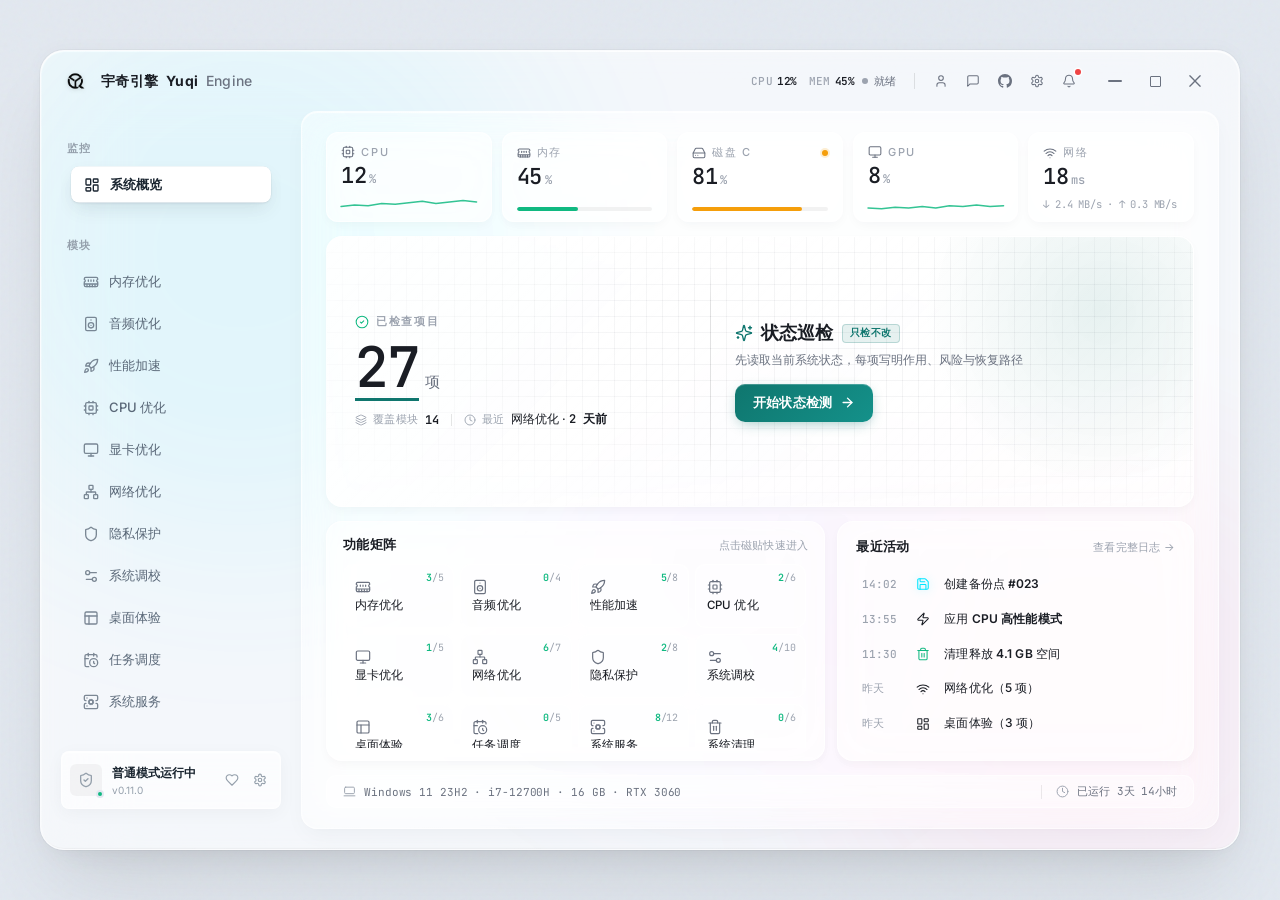
<file: app/index.html>
<!DOCTYPE html>
<html lang="zh-CN">
<head>
    <meta charset="UTF-8">
    <meta name="viewport" content="width=device-width, initial-scale=1.0">
    <title>宇奇引擎 · 界面预览 — Yuqi Engine UI Preview</title>
    <link rel="icon" type="image/x-icon" href="assets/yq_icon.ico">
    <!-- 引入字体 -->
    <link rel="preconnect" href="https://fonts.googleapis.com">
    <link rel="preconnect" href="https://fonts.gstatic.com" crossorigin>
    <link href="https://fonts.googleapis.com/css2?family=Inter:wght@400;500;600;700&family=JetBrains+Mono:wght@400;500;600&display=swap" rel="stylesheet" media="print" onload="this.media='all'">
    <noscript><link href="https://fonts.googleapis.com/css2?family=Inter:wght@400;500;600;700&family=JetBrains+Mono:wght@400;500;600&display=swap" rel="stylesheet"></noscript>
    <!-- 嵌入模式（官网 iframe 内）：去掉桌面壳与重型装饰，窗口铺满 -->
    <script>if (location.search.indexOf("embed") >= 0) document.documentElement.classList.add("embed-mode");</script>
    <link rel="stylesheet" href="styles/shell.css">
    <!-- module-template.css 不再全局加载：11 个矩阵视图经 VIEW_REGISTRY 按需注入 -->
    <link rel="stylesheet" href="styles/modules/tokens-sidebar.css">
    <link rel="stylesheet" href="styles/modules/sidebar-container.css">
    <link rel="stylesheet" href="styles/modules/scrollbar.css">
    <link rel="stylesheet" href="styles/modules/sidebar-active-snow.css">
    <link rel="stylesheet" href="styles/modules/view-placeholder.css">
    <!-- Lucide 图标库（本地构建，不依赖外部 CDN）；defer 防止 350KB 阻塞解析，
         DOMContentLoaded 时的 createIcons 兜底渲染所有图标 -->
    <script src="scripts/lucide.min.js" defer></script>
    <!-- 外壳组件：标题栏 + 侧边栏 -->
    <script src="scripts/components/title-bar.js" defer></script>
    <script src="scripts/components/side-bar.js" defer></script>
    <script src="scripts/yuqi-shell-bridge.js?v=navfix-20260514" defer></script>
    <!-- 视图路由加载器（核心）：监听 view-changed → 按需加载视图 -->
    <script src="scripts/view-loader.js" defer></script>
</head>
<body>
    <div class="app-wrapper">
        <div class="app-window">
            <!-- 全息环境光背景 -->
            <div class="ambient-light">
                <div class="light-orb orb-1"></div>
                <div class="light-orb orb-2"></div>
                <div class="light-orb orb-3"></div>
            </div>

            <!-- 顶部标题栏 -->
            <title-bar></title-bar>

            <!-- 主体区域 -->
            <div class="app-body">
                <!-- 左侧导航栏 -->
                <side-bar></side-bar>

                <!-- 主内容区：由 view-loader 按需注入对应视图 HTML 片段 -->
                <main class="main-content" id="mainContent">
                    <!-- 默认视图内容由 view-loader 在 DOMContentLoaded 时加载 'overview' -->
                </main>
            </div>
        </div>

        <!-- ===== 参数预览抽屉（附加在软件窗口右边框外侧的挂板） ===== -->
        <aside class="pw-param-drawer" id="pwParamDrawer" aria-hidden="true" aria-label="当前生效参数">
            <div class="pw-param-panel">
                <header class="pw-param-head">
                    <div class="pw-param-title-wrap">
                        <i data-lucide="settings" class="pw-param-head-icon"></i>
                        <span class="pw-param-title">当前生效参数</span>
                    </div>
                    <div class="pw-param-actions">
                        <button class="pw-param-action-btn" type="button" data-action="param-close" title="关闭">
                            <i data-lucide="x" class="icon-sm"></i>
                        </button>
                    </div>
                </header>

                <div class="pw-param-body">
                    <div class="pw-param-section">
                        <div class="pw-param-section-header">
                            <span class="pw-param-section-label">核心参数</span>
                            <span class="pw-param-section-count mono-text" id="pwParamCoreCount">0</span>
                        </div>
                        <ul class="pw-param-list" id="pwParamCore">
                            <!-- 核心参数列表由JS动态填充 -->
                        </ul>
                    </div>

                    <div class="pw-param-divider"></div>

                    <div class="pw-param-section">
                        <div class="pw-param-section-header">
                            <span class="pw-param-section-label">全部参数</span>
                            <span class="pw-param-section-count mono-text" id="pwParamTotal">0</span>
                        </div>
                        <ul class="pw-param-list pw-param-list--full" id="pwParamFull">
                            <!-- 全部参数列表由JS动态填充 -->
                        </ul>
                    </div>
                </div>
            </div>
        </aside>

        <!-- ===== 通知抽屉 ===== -->
        <aside class="ov-notify-drawer" id="notifyDrawer" aria-hidden="true">
            <header class="ov-notify-head">
                <div class="ov-notify-title-wrap">
                    <i data-lucide="bell" class="ov-notify-head-icon"></i>
                    <span class="ov-notify-title">通知</span>
                    <span class="ov-notify-count">3</span>
                </div>
                <div class="ov-notify-actions">
                    <button class="ov-notify-action-btn" type="button" data-action="notify-mark-all" title="全部已读">
                        <i data-lucide="check-check" class="icon-sm"></i>
                    </button>
                    <button class="ov-notify-action-btn" type="button" data-action="notify-close" title="关闭">
                        <i data-lucide="x" class="icon-sm"></i>
                    </button>
                </div>
            </header>

            <ul class="ov-notify-list">
                <li class="ov-notify-item" data-kind="update" data-unread="true">
                    <span class="ov-notify-dot"></span>
                    <i data-lucide="download" class="ov-notify-icon"></i>
                    <div class="ov-notify-body">
                        <span class="ov-notify-text">新版本 <b>v2.4.1</b> 可用</span>
                        <span class="ov-notify-meta">优化引擎升级 · 修复 8 项问题 · 2 分钟前</span>
                    </div>
                    <button class="ov-notify-link" type="button">查看</button>
                </li>
                <li class="ov-notify-item" data-kind="warn" data-unread="true">
                    <span class="ov-notify-dot"></span>
                    <i data-lucide="alert-triangle" class="ov-notify-icon"></i>
                    <div class="ov-notify-body">
                        <span class="ov-notify-text">备份点已达 <b>10/10</b> 上限</span>
                        <span class="ov-notify-meta">建议清理旧备份释放空间 · 14:02</span>
                    </div>
                    <button class="ov-notify-link" type="button">清理</button>
                </li>
                <li class="ov-notify-item" data-kind="info" data-unread="true">
                    <span class="ov-notify-dot"></span>
                    <i data-lucide="info" class="ov-notify-icon"></i>
                    <div class="ov-notify-body">
                        <span class="ov-notify-text">已应用 <b>CPU 高性能模式</b>，建议重启生效</span>
                        <span class="ov-notify-meta">部分调校项需重启系统 · 13:55</span>
                    </div>
                    <button class="ov-notify-link" type="button">重启</button>
                </li>
                <li class="ov-notify-item" data-kind="done">
                    <span class="ov-notify-dot"></span>
                    <i data-lucide="check-circle-2" class="ov-notify-icon"></i>
                    <div class="ov-notify-body">
                        <span class="ov-notify-text">网络优化已完成（5 项）</span>
                        <span class="ov-notify-meta">昨天 18:42</span>
                    </div>
                </li>
            </ul>

            <footer class="ov-notify-footer">
                <a class="ov-notify-foot-link" href="#" data-action="notify-history">查看完整历史 →</a>
            </footer>
        </aside>

        <!-- 通知抽屉遮罩 -->
        <div class="ov-notify-mask" id="notifyMask" aria-hidden="true"></div>
    </div>

    <!-- ===== 外壳级交互（仅顶部按钮 / 通知抽屉，与具体视图无关） ===== -->
    <script>
        document.addEventListener('DOMContentLoaded', () => {
            // 初始化首次出现的图标
            if (window.lucide) lucide.createIcons();

            // 通知抽屉
            const notifyDrawer = document.getElementById('notifyDrawer');
            const notifyMask = document.getElementById('notifyMask');
            function openNotify() {
                notifyDrawer.setAttribute('aria-hidden', 'false');
                notifyMask.setAttribute('aria-hidden', 'false');
                notifyDrawer.classList.add('is-open');
                notifyMask.classList.add('is-open');
            }
            function closeNotify() {
                notifyDrawer.setAttribute('aria-hidden', 'true');
                notifyMask.setAttribute('aria-hidden', 'true');
                notifyDrawer.classList.remove('is-open');
                notifyMask.classList.remove('is-open');
            }
            notifyMask.addEventListener('click', closeNotify);
            document.addEventListener('keydown', (e) => {
                if (e.key === 'Escape' && notifyDrawer.classList.contains('is-open')) closeNotify();
            });

            // 参数预览抽屉
            const paramDrawer = document.getElementById('pwParamDrawer');
            function openParamDrawer() {
                paramDrawer.setAttribute('aria-hidden', 'false');
                paramDrawer.classList.add('is-open');
            }
            function closeParamDrawer() {
                paramDrawer.setAttribute('aria-hidden', 'true');
                paramDrawer.classList.remove('is-open');
            }
            document.addEventListener('keydown', (e) => {
                if (e.key === 'Escape' && paramDrawer.classList.contains('is-open')) closeParamDrawer();
            });

            // 标题栏 / 通知动作（外壳级）
            document.addEventListener('click', (e) => {
                const btn = e.target.closest('[data-action]');
                if (!btn) return;
                const action = btn.getAttribute('data-action');
                if (action === 'notify-toggle') {
                    notifyDrawer.classList.contains('is-open') ? closeNotify() : openNotify();
                    return;
                }
                if (action === 'notify-close') { closeNotify(); return; }
                if (action === 'notify-mark-all') {
                    notifyDrawer.querySelectorAll('.ov-notify-item[data-unread="true"]').forEach(li => {
                        li.removeAttribute('data-unread');
                    });
                    const cnt = notifyDrawer.querySelector('.ov-notify-count');
                    if (cnt) cnt.textContent = '0';
                    const bellDot = document.querySelector('.action-btn[data-action="notify-toggle"] .notify-bell-dot');
                    if (bellDot) bellDot.style.display = 'none';
                    return;
                }
            });

            // 外壳级交互（参数预览抽屉）
            document.addEventListener('click', (e) => {
                const btn = e.target.closest('[data-action]');
                if (!btn) return;
                const action = btn.getAttribute('data-action');
                if (action === 'param-toggle') {
                    paramDrawer.classList.contains('is-open') ? closeParamDrawer() : openParamDrawer();
                    return;
                }
                if (action === 'param-close') { closeParamDrawer(); return; }
            });
        });
    </script>
</body>
</html>
</file>
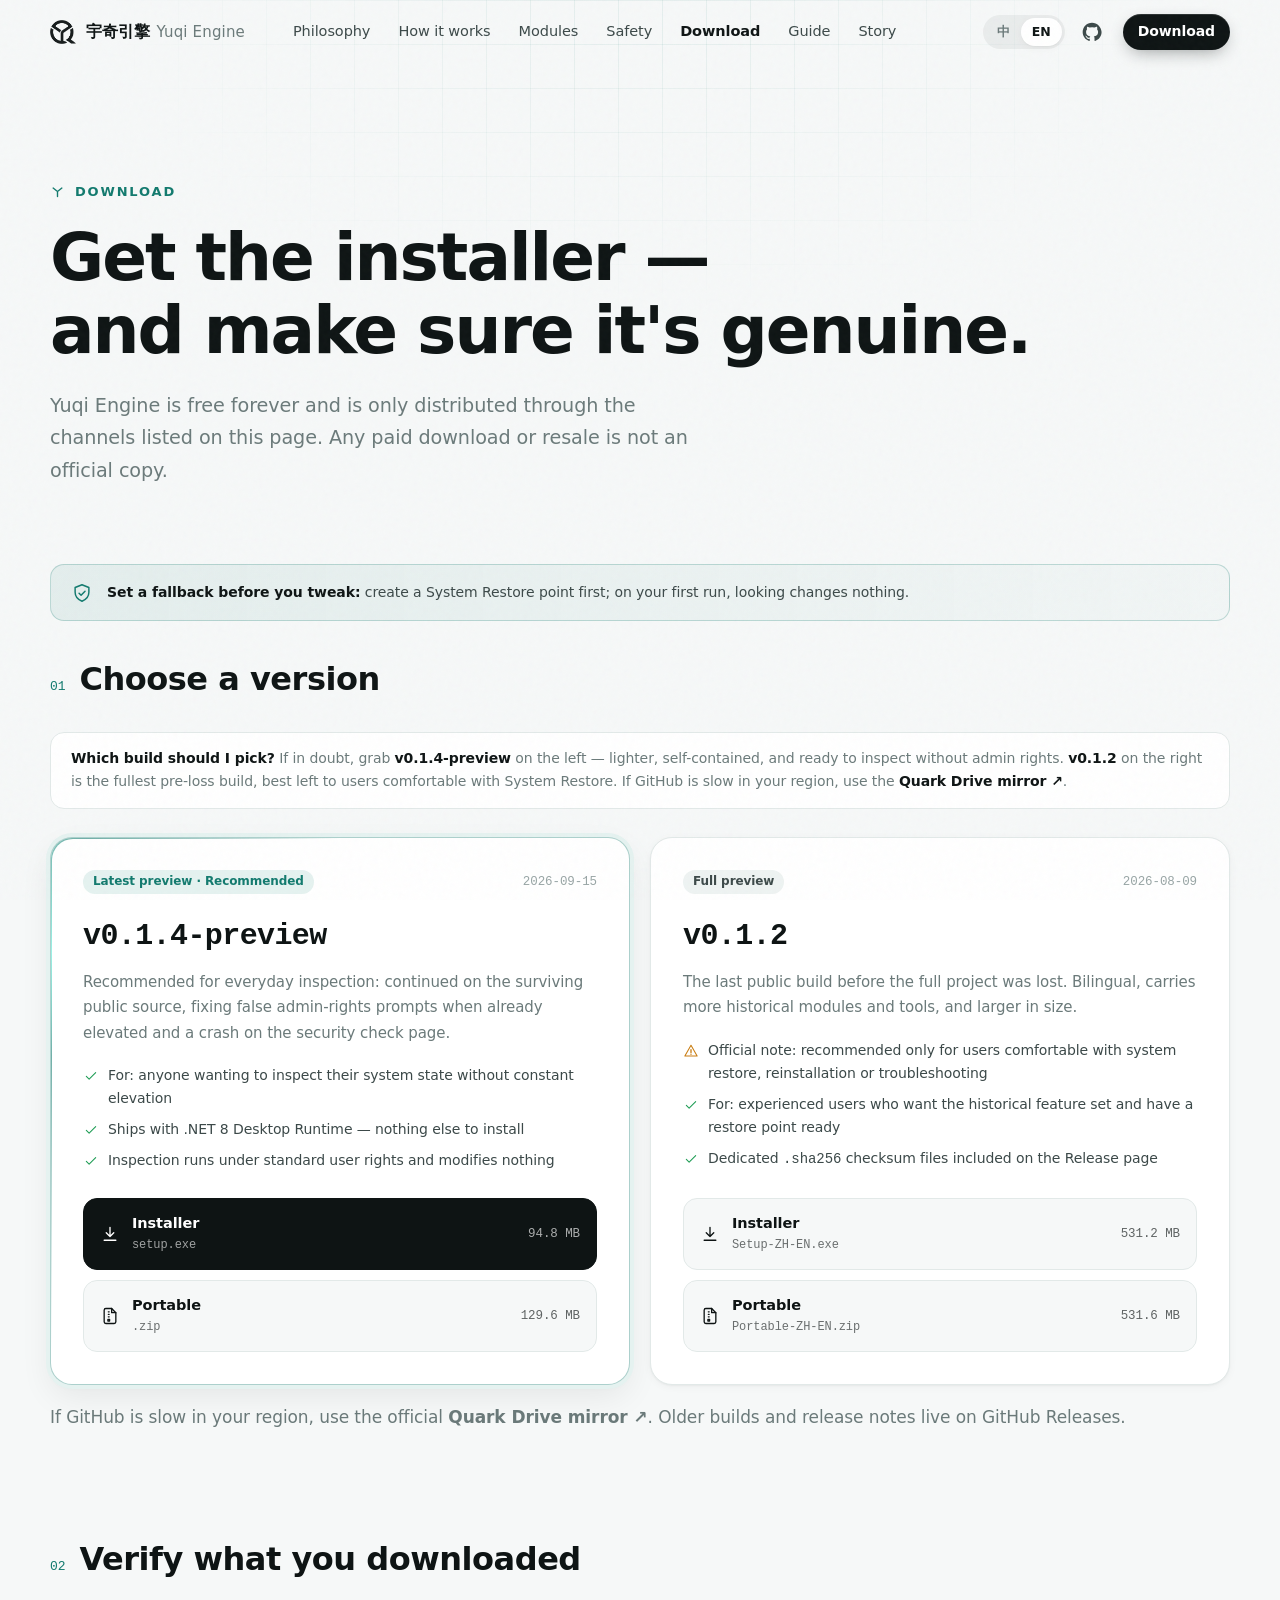
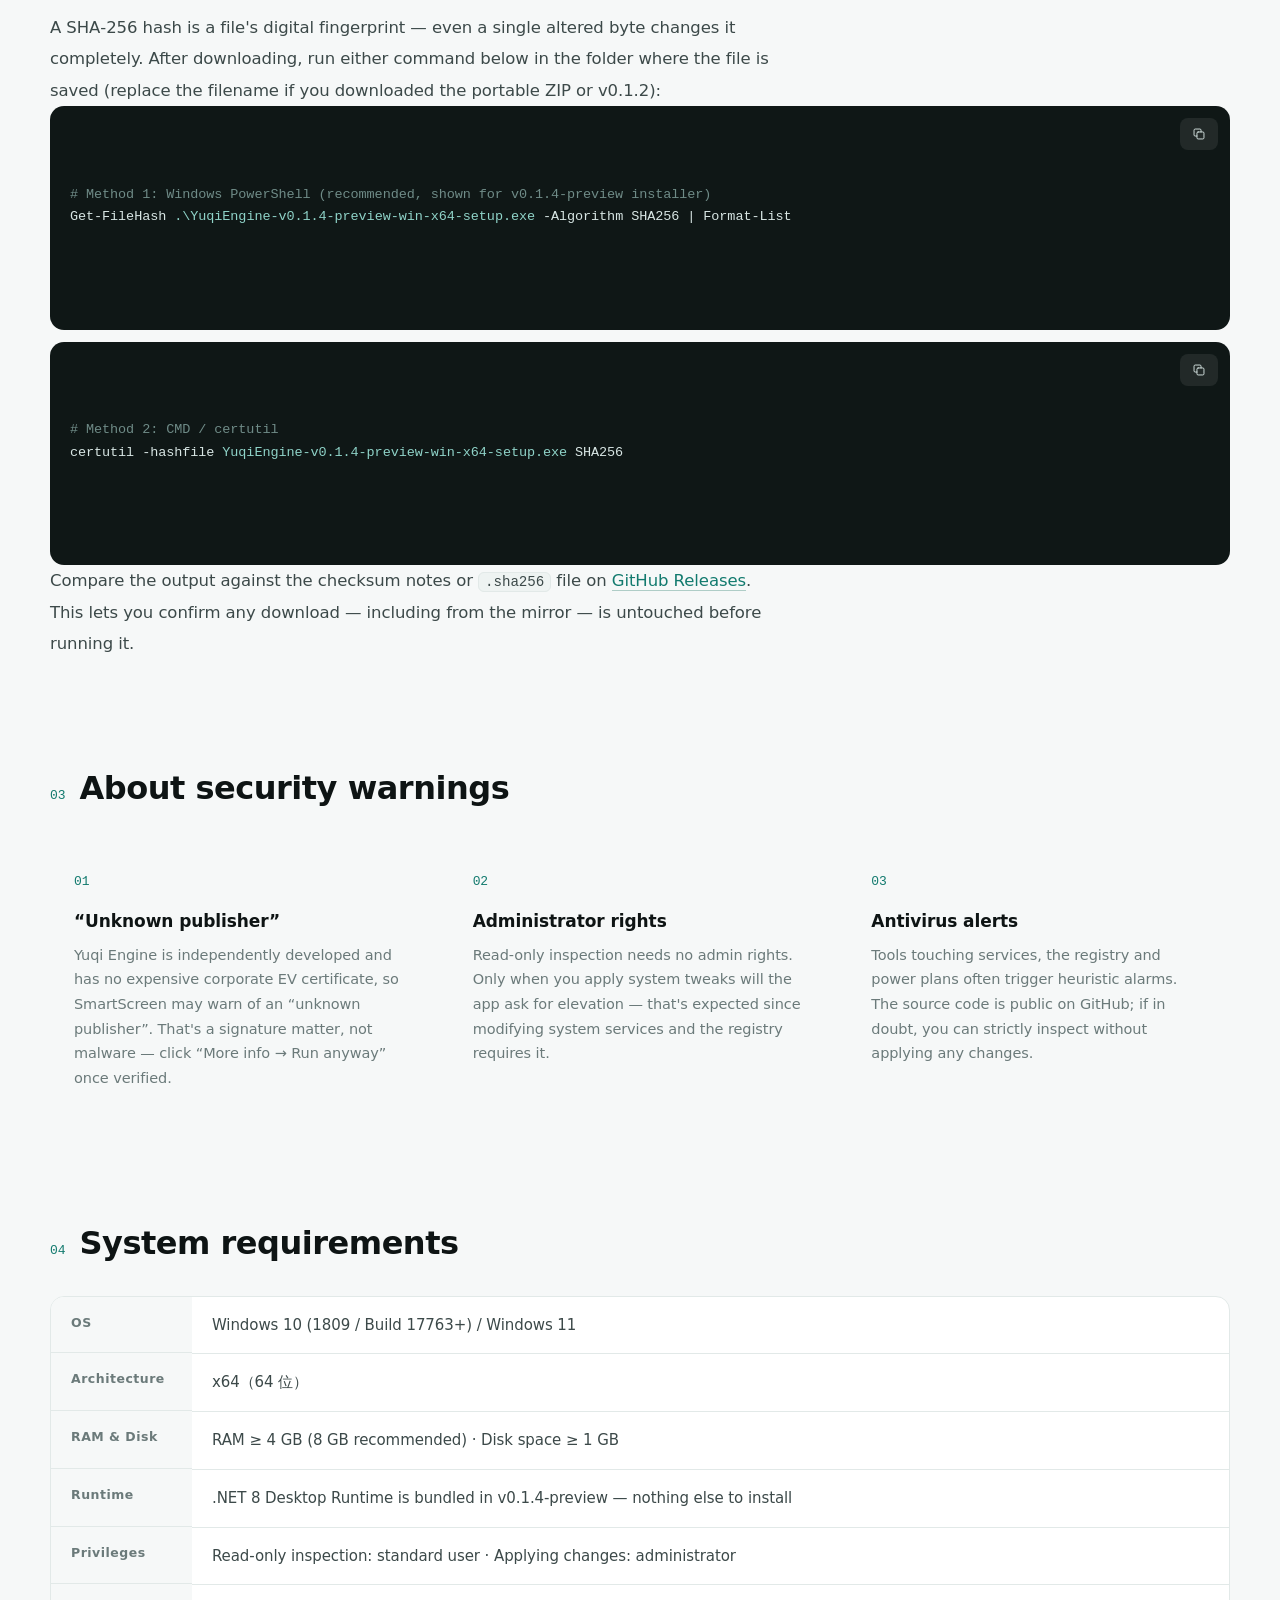
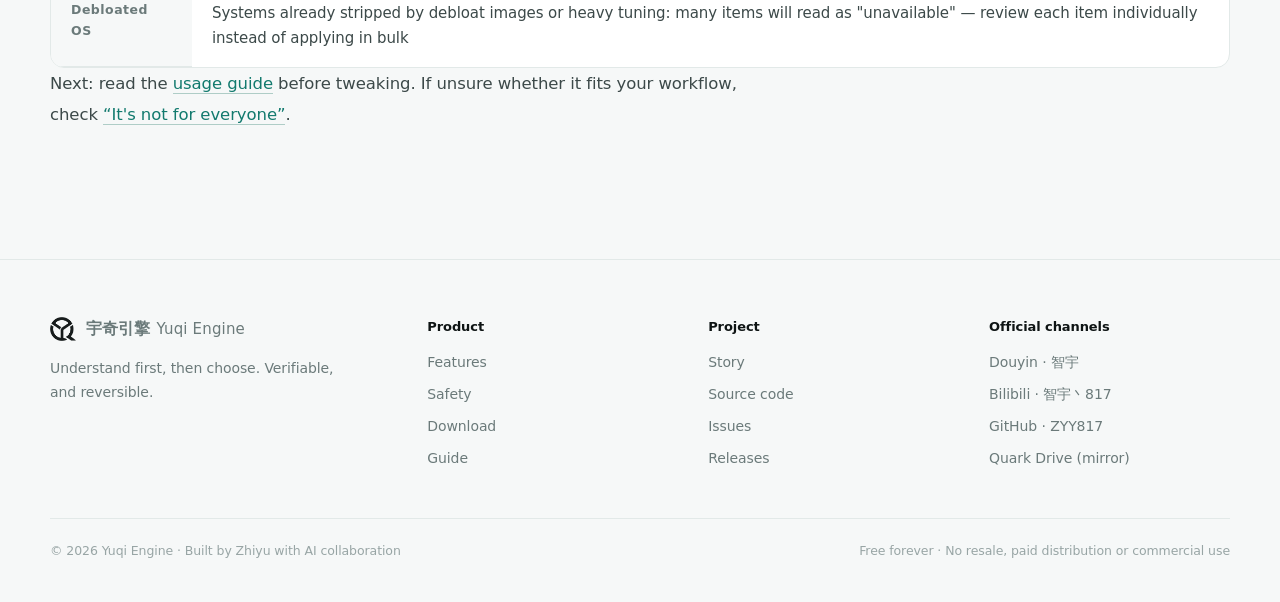
<file: download.html>
﻿<!DOCTYPE html>
<html lang="zh-CN" data-lang="zh" data-title-zh="下载 · 宇奇引擎 Yuqi Engine" data-title-en="Download · Yuqi Engine">
<head>
<meta charset="UTF-8">
<meta name="viewport" content="width=device-width, initial-scale=1">
<title>下载 · 宇奇引擎 Yuqi Engine</title>
<meta name="description" content="下载宇奇引擎：Windows 10 / 11 系统优化、检测与恢复工具。GitHub Releases 官方下载，附校验方法、系统要求与使用前须知。">
<meta name="theme-color" content="#f6f8f8">
<meta property="og:title" content="下载 · 宇奇引擎 Yuqi Engine">
<meta property="og:description" content="Windows 10 / 11 系统优化、检测与恢复工具。官方下载渠道、校验方法与系统要求。">
<meta property="og:image" content="assets/img/overview-v0.1.1.png">
<link rel="icon" type="image/png" href="assets/img/logo-dark.png">
<script>(function(){var l;try{l=localStorage.getItem("yuqi-lang")}catch(e){}if(l!=="zh"&&l!=="en"){l=(navigator.language||"zh").toLowerCase().indexOf("zh")===0?"zh":"en"}document.documentElement.setAttribute("data-lang",l)})();</script>
<link rel="stylesheet" href="assets/css/style.css">
</head>
<body>
<script src="assets/js/icons.js" defer></script>

<!-- ============ NAV ============ -->
<header class="nav">
  <div class="wrap nav-inner">
    <a class="brand" href="index.html" aria-label="宇奇引擎 Yuqi Engine">
      <img src="assets/img/logo-dark.png" alt="">
      <span>宇奇引擎 <small>Yuqi Engine</small></span>
    </a>
    <nav class="nav-links" aria-label="主导航">
      <a href="index.html#features"><span class="zh">理念</span><span class="en">Philosophy</span></a>
      <a href="index.html#how"><span class="zh">工作方式</span><span class="en">How it works</span></a>
      <a href="index.html#modules"><span class="zh">模块</span><span class="en">Modules</span></a>
      <a href="index.html#safety"><span class="zh">安全</span><span class="en">Safety</span></a>
      <a class="active" href="download.html" aria-current="page"><span class="zh">下载</span><span class="en">Download</span></a>
      <a href="guide.html"><span class="zh">使用指南</span><span class="en">Guide</span></a>
      <a href="story.html"><span class="zh">项目故事</span><span class="en">Story</span></a>
    </nav>
    <div class="nav-right">
      <div class="lang-toggle" role="group" aria-label="Language">
        <button type="button" data-set-lang="zh">中</button>
        <button type="button" data-set-lang="en">EN</button>
      </div>
      <a class="icon-btn" href="https://github.com/ZYY817/YuqiEngine" target="_blank" rel="noopener" aria-label="GitHub"><svg class="icon fill"><use href="#i-github"/></svg></a>
      <a class="btn btn-primary btn-sm nav-cta" href="#versions"><span class="zh">免费下载</span><span class="en">Download</span></a>
      <button class="icon-btn menu-btn" type="button" aria-label="菜单 Menu" aria-expanded="false"><svg class="icon"><use href="#i-menu"/></svg></button>
    </div>
  </div>
</header>
<div class="mobile-menu">
  <a href="index.html#features"><span class="zh">理念</span><span class="en">Philosophy</span></a>
  <a href="index.html#how"><span class="zh">工作方式</span><span class="en">How it works</span></a>
  <a href="index.html#modules"><span class="zh">模块</span><span class="en">Modules</span></a>
  <a href="index.html#safety"><span class="zh">安全</span><span class="en">Safety</span></a>
  <a class="active" href="download.html"><span class="zh">下载</span><span class="en">Download</span></a>
  <a href="guide.html"><span class="zh">使用指南</span><span class="en">Guide</span></a>
  <a href="story.html"><span class="zh">项目故事</span><span class="en">Story</span></a>
  <a class="btn btn-primary" href="#versions"><span class="zh">免费下载</span><span class="en">Download for free</span></a>
</div>

<main>
<!-- ============ PAGE HERO ============ -->
<section class="page-hero">
  <div class="grid-bg"></div>
  <div class="wrap">
    <div class="kicker reveal"><svg class="ymark"><use href="#i-ymark"/></svg><span class="zh">下载</span><span class="en">Download</span></div>
    <h1 class="h1 reveal" style="--d:80ms"><span class="zh">拿到安装包，<br>也确认它是真的。</span><span class="en">Get the installer —<br>and make sure it's genuine.</span></h1>
    <p class="lead reveal" style="--d:160ms"><span class="zh">宇奇引擎永久免费，只通过本页列出的渠道发布。任何收费下载、二手转卖，都不是官方版本。</span><span class="en">Yuqi Engine is free forever and is only distributed through the channels listed on this page. Any paid download or resale is not an official copy.</span></p>
  </div>
</section>

<div class="page-body">
<div class="wrap">

  <div class="safe-banner reveal">
    <svg class="icon"><use href="#i-shieldCheck"/></svg>
    <div>
      <span class="zh"><b>在动手之前，先留好退路：</b>建议在运行修改前创建系统还原点；初次运行只看不点，系统不会发生任何改变。</span>
      <span class="en"><b>Set a fallback before you tweak:</b> create a System Restore point first; on your first run, looking changes nothing.</span>
    </div>
  </div>

<!-- ============ VERSIONS ============ -->
<section class="block" id="versions">
  <div class="block-title reveal">
    <span class="n">01</span>
    <h2><span class="zh">选择一个版本</span><span class="en">Choose a version</span></h2>
  </div>

  <p class="dl-pick reveal" style="margin:0 0 28px;max-width:none"><span class="zh"><b>两个版本选哪个？</b>拿不准就下左边的 <b data-rel-tag>v0.1.4-preview</b>——体积轻、自带 .NET 8 运行库，普通权限打开就能直接看清电脑现状；右边的 <b>v0.1.2</b> 是完整工程误删前功能最全的一版，但体量大，只建议熟悉系统还原或重装的老手体验。国内连 GitHub 慢的话，直接点下方 <a href="https://pan.quark.cn/s/432600ae9d8d" target="_blank" rel="noopener"><b>夸克网盘备用下载 ↗</b></a>。</span><span class="en"><b>Which build should I pick?</b> If in doubt, grab <b data-rel-tag>v0.1.4-preview</b> on the left — lighter, self-contained, and ready to inspect without admin rights. <b>v0.1.2</b> on the right is the fullest pre-loss build, best left to users comfortable with System Restore. If GitHub is slow in your region, use the <a href="https://pan.quark.cn/s/432600ae9d8d" target="_blank" rel="noopener"><b>Quark Drive mirror ↗</b></a>.</span></p>

  <div class="dl-grid">
    <article class="card ver primary reveal">
      <i class="beam" aria-hidden="true"></i>
      <div class="ver-top"><span class="ver-tag"><span class="zh">最新预览版 · 推荐</span><span class="en">Latest preview · Recommended</span></span><span class="ver-date" data-rel-date>2026-09-15</span></div>
      <h3 data-rel-tag>v0.1.4-preview</h3>
      <p class="desc"><span class="zh">日常检测首选：在幸存公开的源码上继续打磨，修掉了“明明已是管理员却仍提示权限不足”以及安全检测页偶发报错两处问题，日常运行更稳。</span><span class="en">Recommended for everyday inspection: continued on the surviving public source, fixing false admin-rights prompts when already elevated and a crash on the security check page.</span></p>
      <ul>
        <li><svg class="icon"><use href="#i-check"/></svg><span class="zh">适合：想先看清系统状态、平时不想频繁提权的大多数用户</span><span class="en">For: anyone wanting to inspect their system state without constant elevation</span></li>
        <li><svg class="icon"><use href="#i-check"/></svg><span class="zh">内置 .NET 8 Desktop Runtime，解压或安装后直接可用</span><span class="en">Ships with .NET 8 Desktop Runtime — nothing else to install</span></li>
        <li><svg class="icon"><use href="#i-check"/></svg><span class="zh">只做检测时普通权限即可运行，不改动任何系统设置</span><span class="en">Inspection runs under standard user rights and modifies nothing</span></li>
      </ul>
      <div class="ver-actions">
        <a class="file-btn main" data-rel-setup href="https://github.com/ZYY817/YuqiEngine/releases/download/v0.1.4-preview/YuqiEngine-v0.1.4-preview-win-x64-setup.exe">
          <svg class="icon"><use href="#i-download"/></svg>
          <span><b><span class="zh">安装版</span><span class="en">Installer</span></b><small>setup.exe</small></span>
          <span class="size" data-rel-setup-size>94.8 MB</span>
        </a>
        <a class="file-btn" data-rel-zip href="https://github.com/ZYY817/YuqiEngine/releases/download/v0.1.4-preview/YuqiEngine-v0.1.4-preview-win-x64.zip">
          <svg class="icon"><use href="#i-fileZip"/></svg>
          <span><b><span class="zh">便携版</span><span class="en">Portable</span></b><small>.zip</small></span>
          <span class="size" data-rel-zip-size>129.6 MB</span>
        </a>
      </div>
    </article>

    <article class="card ver reveal" style="--d:100ms">
      <div class="ver-top"><span class="ver-tag"><span class="zh">完整体验版</span><span class="en">Full preview</span></span><span class="ver-date">2026-08-09</span></div>
      <h3>v0.1.2</h3>
      <p class="desc"><span class="zh">完整工程误删前的最后一个公开版本，中英文双语，包含更多历史模块与工具，打包体积较大。</span><span class="en">The last public build before the full project was lost. Bilingual, carries more historical modules and tools, and larger in size.</span></p>
      <ul>
        <li class="warn"><svg class="icon"><use href="#i-alert"/></svg><span class="zh">官方说明：仅建议熟悉系统恢复、重装或故障排查的用户体验</span><span class="en">Official note: recommended only for users comfortable with system restore, reinstallation or troubleshooting</span></li>
        <li><svg class="icon"><use href="#i-check"/></svg><span class="zh">适合：需要完整历史功能、且已提前建好还原点的进阶用户</span><span class="en">For: experienced users who want the historical feature set and have a restore point ready</span></li>
        <li><svg class="icon"><use href="#i-check"/></svg><span class="zh">Release 页面附带独立 <code>.sha256</code> 校验文件</span><span class="en">Dedicated <code>.sha256</code> checksum files included on the Release page</span></li>
      </ul>
      <div class="ver-actions">
        <a class="file-btn" href="https://github.com/ZYY817/YuqiEngine/releases/download/v0.1.2/YuqiEngine-v0.1.2-Setup-ZH-EN.exe">
          <svg class="icon"><use href="#i-download"/></svg>
          <span><b><span class="zh">安装版</span><span class="en">Installer</span></b><small>Setup-ZH-EN.exe</small></span>
          <span class="size">531.2 MB</span>
        </a>
        <a class="file-btn" href="https://github.com/ZYY817/YuqiEngine/releases/download/v0.1.2/YuqiEngine-v0.1.2-Portable-ZH-EN.zip">
          <svg class="icon"><use href="#i-fileZip"/></svg>
          <span><b><span class="zh">便携版</span><span class="en">Portable</span></b><small>Portable-ZH-EN.zip</small></span>
          <span class="size">531.6 MB</span>
        </a>
      </div>
    </article>
  </div>

  <p class="muted reveal" style="margin-top:18px">
    <span class="zh">国内网络连 GitHub 较慢时，可直接前往 <a href="https://pan.quark.cn/s/432600ae9d8d" target="_blank" rel="noopener"><b>夸克网盘备用下载 ↗</b></a>（内含同步发布的安装包）。更多历史版本与发行说明见 <a href="https://github.com/ZYY817/YuqiEngine/releases" target="_blank" rel="noopener">GitHub Releases</a>。</span>
    <span class="en">If GitHub is slow in your region, use the official <a href="https://pan.quark.cn/s/432600ae9d8d" target="_blank" rel="noopener"><b>Quark Drive mirror ↗</b></a>. Older builds and release notes live on <a href="https://github.com/ZYY817/YuqiEngine/releases" target="_blank" rel="noopener">GitHub Releases</a>.</span>
  </p>
</section>

<!-- ============ VERIFY ============ -->
<section class="block">
  <div class="block-title reveal">
    <span class="n">02</span>
    <h2><span class="zh">校验你下载的文件</span><span class="en">Verify what you downloaded</span></h2>
  </div>
  <p class="prose reveal"><span class="zh">哈希值就像文件的数字指纹——哪怕在传输或转存时被改动了一个字节，算出来的结果也会天差地别。下载完成后，可以在文件所在目录打开 PowerShell 或命令提示符跑一行命令（如果下的是便携版或 v0.1.2，把命令里的文件名换成你实际下载的文件名即可）：</span><span class="en">A SHA&#8209;256 hash is a file's digital fingerprint — even a single altered byte changes it completely. After downloading, run either command below in the folder where the file is saved (replace the filename if you downloaded the portable ZIP or v0.1.2):</span></p>
  <div class="code reveal">
    <pre><code id="hash-cmd-ps"><span class="c"><span class="zh"># 方式 1：Windows PowerShell 原生命令（推荐，以 <span data-rel-tag>v0.1.4-preview</span> 安装版为例）</span><span class="en"># Method 1: Windows PowerShell (recommended, shown for <span data-rel-tag>v0.1.4-preview</span> installer)</span></span>
Get-FileHash <span class="k">.\<span data-rel-setup-name>YuqiEngine-v0.1.4-preview-win-x64-setup.exe</span></span> -Algorithm SHA256 | Format-List</code></pre>
    <button class="copy" type="button" data-copy="#hash-cmd-ps" aria-label="复制 Copy"><svg class="icon"><use href="#i-copy"/></svg></button>
  </div>
  <div class="code reveal" style="margin-top:12px">
    <pre><code id="hash-cmd-cu"><span class="c"><span class="zh"># 方式 2：经典 CMD / certutil 命令</span><span class="en"># Method 2: CMD / certutil</span></span>
certutil -hashfile <span class="k"><span data-rel-setup-name>YuqiEngine-v0.1.4-preview-win-x64-setup.exe</span></span> SHA256</code></pre>
    <button class="copy" type="button" data-copy="#hash-cmd-cu" aria-label="复制 Copy"><svg class="icon"><use href="#i-copy"/></svg></button>
  </div>
  <p class="prose reveal"><span class="zh">将算出的哈希串与 <a href="https://github.com/ZYY817/YuqiEngine/releases" target="_blank" rel="noopener">GitHub Releases 发布页</a> 上的校验说明或 <code>.sha256</code> 文件核对，完全一致再运行。哪怕从网盘镜像下载，也能用这行命令确认文件原封未动。</span><span class="en">Compare the output against the checksum notes or <code>.sha256</code> file on <a href="https://github.com/ZYY817/YuqiEngine/releases" target="_blank" rel="noopener">GitHub Releases</a>. This lets you confirm any download — including from the mirror — is untouched before running it.</span></p>
</section>

<!-- ============ SMARTSCREEN ============ -->
<section class="block">
  <div class="block-title reveal">
    <span class="n">03</span>
    <h2><span class="zh">关于安全提示</span><span class="en">About security warnings</span></h2>
  </div>
  <div class="steps three">
    <div class="step-card reveal">
      <h3><span class="zh">“未知发布者”</span><span class="en">“Unknown publisher”</span></h3>
      <p><span class="zh">宇奇引擎由作者个人独立开发，尚未购买昂贵的企业级 EV 代码签名证书，Windows SmartScreen 可能提示“未知发布者”。这属于证书签名机制，不代表包含病毒；只要哈希校验一致，点击“更多信息 → 仍要运行”即可。</span><span class="en">Yuqi Engine is independently developed and has no expensive corporate EV certificate, so SmartScreen may warn of an “unknown publisher”. That's a signature matter, not malware — click “More info → Run anyway” once verified.</span></p>
    </div>
    <div class="step-card reveal" style="--d:80ms">
      <h3><span class="zh">管理员权限</span><span class="en">Administrator rights</span></h3>
      <p><span class="zh">只读检测完全不需要管理员权限。只有在你主动勾选并点击应用系统修改时，软件才会明确提示提权——修改系统底层服务与注册表本来就需要系统管理员身份。</span><span class="en">Read-only inspection needs no admin rights. Only when you apply system tweaks will the app ask for elevation — that's expected since modifying system services and the registry requires it.</span></p>
    </div>
    <div class="step-card reveal" style="--d:160ms">
      <h3><span class="zh">杀毒软件报警</span><span class="en">Antivirus alerts</span></h3>
      <p><span class="zh">修改系统服务、注册表键值和电源计划的工具，容易被安全软件的启发式扫描判定为风险。宇奇引擎源码已在 GitHub 公开可审查；仍有疑虑，可以完全只用检测功能，不应用任何写入。</span><span class="en">Tools touching services, the registry and power plans often trigger heuristic alarms. The source code is public on GitHub; if in doubt, you can strictly inspect without applying any changes.</span></p>
    </div>
  </div>
</section>

<!-- ============ REQUIREMENTS ============ -->
<section class="block">
  <div class="block-title reveal">
    <span class="n">04</span>
    <h2><span class="zh">系统要求</span><span class="en">System requirements</span></h2>
  </div>
  <table class="table reveal">
    <tr><th><span class="zh">操作系统</span><span class="en">OS</span></th><td>Windows 10 (1809 / Build 17763+) / Windows 11</td></tr>
    <tr><th><span class="zh">架构</span><span class="en">Architecture</span></th><td>x64（64 位）</td></tr>
    <tr><th><span class="zh">内存与磁盘</span><span class="en">RAM &amp; Disk</span></th><td><span class="zh">内存 ≥ 4 GB（建议 8 GB） · 预留磁盘空间 ≥ 1 GB</span><span class="en">RAM ≥ 4 GB (8 GB recommended) · Disk space ≥ 1 GB</span></td></tr>
    <tr><th><span class="zh">运行库</span><span class="en">Runtime</span></th><td><span class="zh"><span data-rel-tag>v0.1.4-preview</span> 已内置 .NET 8 Desktop Runtime，无需另装</span><span class="en">.NET 8 Desktop Runtime is bundled in <span data-rel-tag>v0.1.4-preview</span> — nothing else to install</span></td></tr>
    <tr><th><span class="zh">权限</span><span class="en">Privileges</span></th><td><span class="zh">只读检测：普通权限 · 应用修改：按需请求管理员</span><span class="en">Read-only inspection: standard user · Applying changes: administrator</span></td></tr>
    <tr><th><span class="zh">精简系统</span><span class="en">Debloated OS</span></th><td><span class="zh">已被精简版镜像或深度调校工具改过的系统：不少项目会读不到或显示「不可用」，请逐项看清说明再动手，不建议批量应用</span><span class="en">Systems already stripped by debloat images or heavy tuning: many items will read as "unavailable" — review each item individually instead of applying in bulk</span></td></tr>
  </table>
  <p class="prose reveal"><span class="zh">下一步：阅读 <a href="guide.html">使用指南</a>——动手修改之前，建议花 5 分钟读一遍。若不确定是否适合你，请看首页的 <a href="index.html#fit">「它不适合所有人」</a> 说明。</span><span class="en">Next: read the <a href="guide.html">usage guide</a> before tweaking. If unsure whether it fits your workflow, check <a href="index.html#fit">“It's not for everyone”</a>.</span></p>
</section>

</div>
</div>
</main>

<!-- ============ FOOTER ============ -->
<footer class="footer">
  <div class="wrap">
    <div class="footer-top">
      <div>
        <a class="brand" href="index.html"><img src="assets/img/logo-dark.png" alt=""><span>宇奇引擎 <small>Yuqi Engine</small></span></a>
        <p class="footer-motto"><span class="zh">先理解，再选择；可验证，也可恢复。</span><span class="en">Understand first, then choose. Verifiable, and reversible.</span></p>
      </div>
      <div>
        <h4><span class="zh">产品</span><span class="en">Product</span></h4>
        <ul>
          <li><a href="index.html#features"><span class="zh">功能</span><span class="en">Features</span></a></li>
          <li><a href="index.html#safety"><span class="zh">安全与恢复</span><span class="en">Safety</span></a></li>
          <li><a href="download.html"><span class="zh">下载</span><span class="en">Download</span></a></li>
          <li><a href="guide.html"><span class="zh">使用指南</span><span class="en">Guide</span></a></li>
        </ul>
      </div>
      <div>
        <h4><span class="zh">项目</span><span class="en">Project</span></h4>
        <ul>
          <li><a href="story.html"><span class="zh">项目故事</span><span class="en">Story</span></a></li>
          <li><a href="https://github.com/ZYY817/YuqiEngine" target="_blank" rel="noopener"><span class="zh">源码</span><span class="en">Source code</span></a></li>
          <li><a href="https://github.com/ZYY817/YuqiEngine/issues" target="_blank" rel="noopener"><span class="zh">问题反馈</span><span class="en">Issues</span></a></li>
          <li><a href="https://github.com/ZYY817/YuqiEngine/releases" target="_blank" rel="noopener"><span class="zh">版本发布</span><span class="en">Releases</span></a></li>
        </ul>
      </div>
      <div>
        <h4><span class="zh">官方渠道</span><span class="en">Official channels</span></h4>
        <ul>
          <li><a href="https://www.douyin.com/user/MS4wLjABAAAAtudWpqXWwZXYdkSk0YT36zpHEPiS2YuFsQL21ihiUxI" target="_blank" rel="noopener"><span class="zh">抖音 · 智宇</span><span class="en">Douyin · 智宇</span></a></li>
          <li><a href="https://space.bilibili.com/41173761" target="_blank" rel="noopener">Bilibili · 智宇丶817</a></li>
          <li><a href="https://github.com/ZYY817" target="_blank" rel="noopener">GitHub · ZYY817</a></li>
          <li><a href="https://pan.quark.cn/s/432600ae9d8d" target="_blank" rel="noopener"><span class="zh">夸克网盘（备用下载）</span><span class="en">Quark Drive (mirror)</span></a></li>
        </ul>
      </div>
    </div>
    <div class="footer-bottom">
      <span>© <span data-year>2026</span> <span class="zh">宇奇引擎 · 由智宇与 AI 协作开发</span><span class="en">Yuqi Engine · Built by Zhiyu with AI collaboration</span></span>
      <span><span class="zh">永久免费 · 禁止倒卖、付费分发和商业使用</span><span class="en">Free forever · No resale, paid distribution or commercial use</span></span>
    </div>
  </div>
</footer>

<script src="assets/js/main.js"></script>
</body>
</html>
</file>
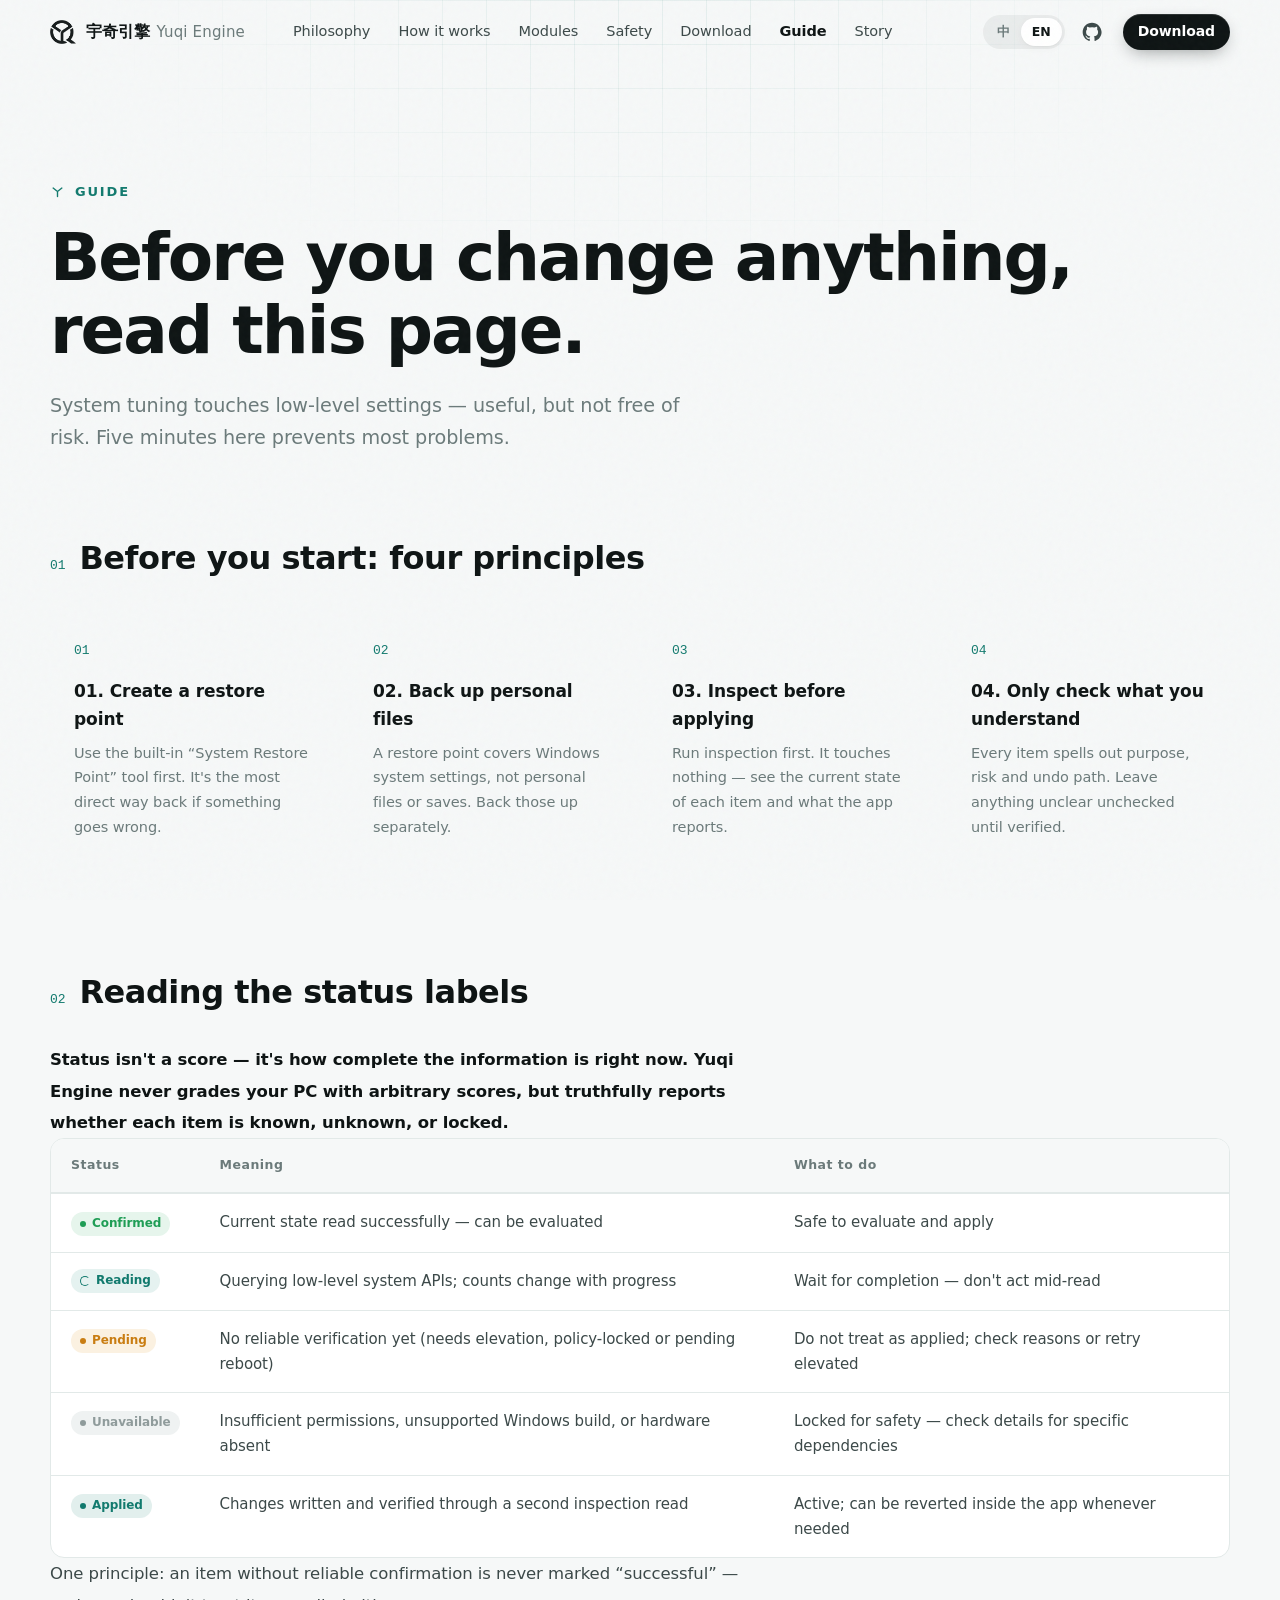
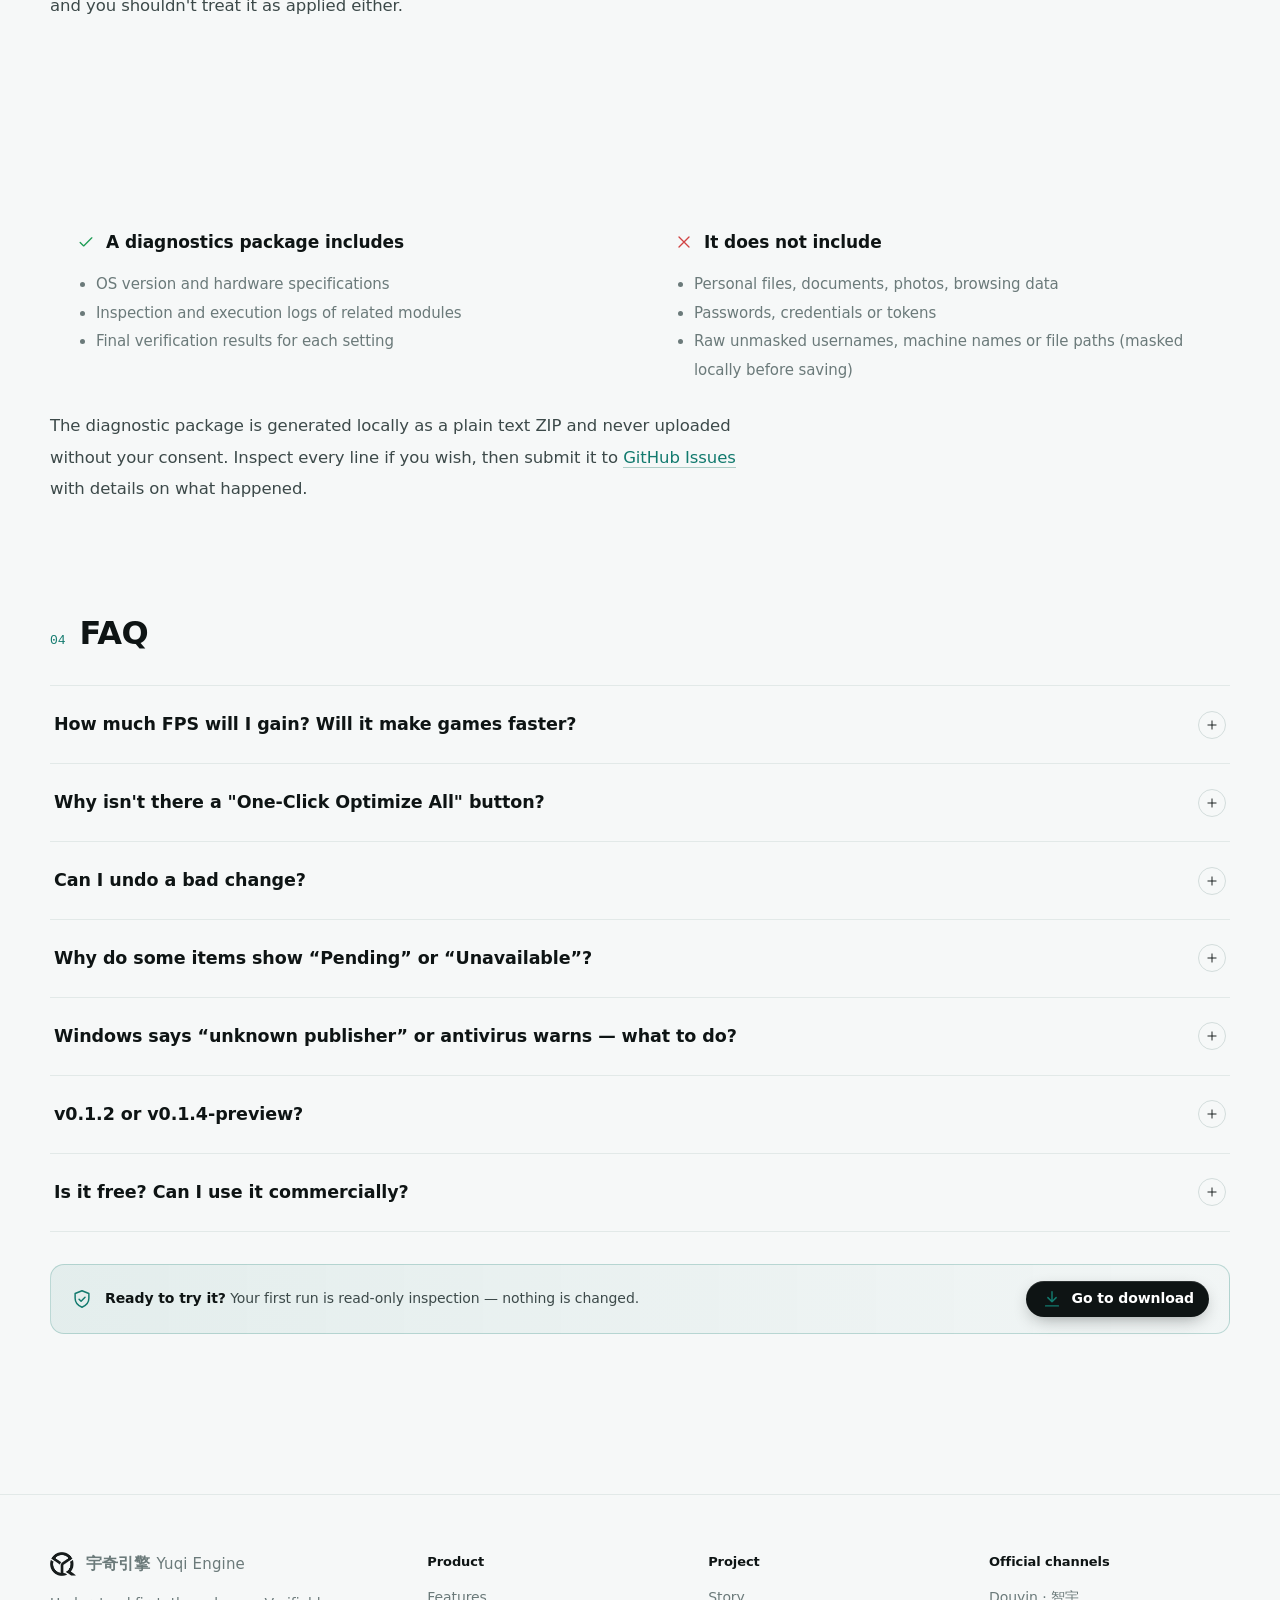
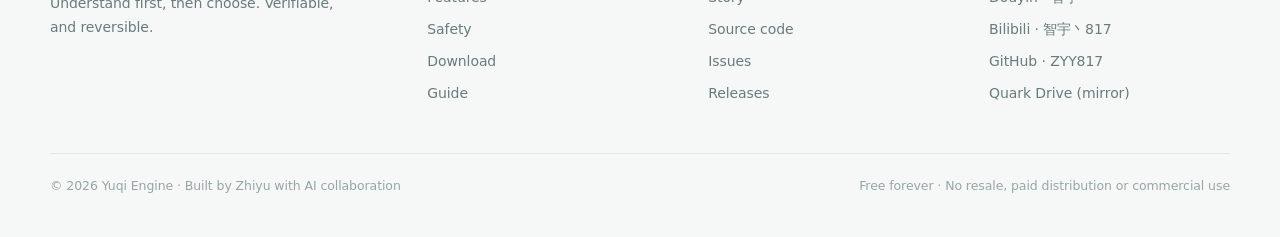
<file: guide.html>
﻿<!DOCTYPE html>
<html lang="zh-CN" data-lang="zh" data-title-zh="使用指南 · 宇奇引擎 Yuqi Engine" data-title-en="Guide · Yuqi Engine">
<head>
<meta charset="UTF-8">
<meta name="viewport" content="width=device-width, initial-scale=1">
<title>使用指南 · 宇奇引擎 Yuqi Engine</title>
<meta name="description" content="宇奇引擎使用指南：使用前必读、状态含义、问题包与常见问题。先理解，再选择；可验证，也可恢复。">
<meta name="theme-color" content="#f6f8f8">
<meta property="og:title" content="使用指南 · 宇奇引擎 Yuqi Engine">
<meta property="og:description" content="使用前必读、状态含义、问题包与常见问题。先理解，再选择；可验证，也可恢复。">
<meta property="og:image" content="assets/img/overview-v0.1.1.png">
<link rel="icon" type="image/png" href="assets/img/logo-dark.png">
<script>(function(){var l;try{l=localStorage.getItem("yuqi-lang")}catch(e){}if(l!=="zh"&&l!=="en"){l=(navigator.language||"zh").toLowerCase().indexOf("zh")===0?"zh":"en"}document.documentElement.setAttribute("data-lang",l)})();</script>
<link rel="stylesheet" href="assets/css/style.css">
</head>
<body>
<script src="assets/js/icons.js" defer></script>

<!-- ============ NAV ============ -->
<header class="nav">
  <div class="wrap nav-inner">
    <a class="brand" href="index.html" aria-label="宇奇引擎 Yuqi Engine">
      <img src="assets/img/logo-dark.png" alt="">
      <span>宇奇引擎 <small>Yuqi Engine</small></span>
    </a>
    <nav class="nav-links" aria-label="主导航">
      <a href="index.html#features"><span class="zh">理念</span><span class="en">Philosophy</span></a>
      <a href="index.html#how"><span class="zh">工作方式</span><span class="en">How it works</span></a>
      <a href="index.html#modules"><span class="zh">模块</span><span class="en">Modules</span></a>
      <a href="index.html#safety"><span class="zh">安全</span><span class="en">Safety</span></a>
      <a href="download.html"><span class="zh">下载</span><span class="en">Download</span></a>
      <a class="active" href="guide.html" aria-current="page"><span class="zh">使用指南</span><span class="en">Guide</span></a>
      <a href="story.html"><span class="zh">项目故事</span><span class="en">Story</span></a>
    </nav>
    <div class="nav-right">
      <div class="lang-toggle" role="group" aria-label="Language">
        <button type="button" data-set-lang="zh">中</button>
        <button type="button" data-set-lang="en">EN</button>
      </div>
      <a class="icon-btn" href="https://github.com/ZYY817/YuqiEngine" target="_blank" rel="noopener" aria-label="GitHub"><svg class="icon fill"><use href="#i-github"/></svg></a>
      <a class="btn btn-primary btn-sm nav-cta" href="download.html"><span class="zh">免费下载</span><span class="en">Download</span></a>
      <button class="icon-btn menu-btn" type="button" aria-label="菜单 Menu" aria-expanded="false"><svg class="icon"><use href="#i-menu"/></svg></button>
    </div>
  </div>
</header>
<div class="mobile-menu">
  <a href="index.html#features"><span class="zh">理念</span><span class="en">Philosophy</span></a>
  <a href="index.html#how"><span class="zh">工作方式</span><span class="en">How it works</span></a>
  <a href="index.html#modules"><span class="zh">模块</span><span class="en">Modules</span></a>
  <a href="index.html#safety"><span class="zh">安全</span><span class="en">Safety</span></a>
  <a href="download.html"><span class="zh">下载</span><span class="en">Download</span></a>
  <a class="active" href="guide.html"><span class="zh">使用指南</span><span class="en">Guide</span></a>
  <a href="story.html"><span class="zh">项目故事</span><span class="en">Story</span></a>
  <a class="btn btn-primary" href="download.html"><span class="zh">免费下载</span><span class="en">Download for free</span></a>
</div>

<main>
<!-- ============ PAGE HERO ============ -->
<section class="page-hero">
  <div class="grid-bg"></div>
  <div class="wrap">
    <div class="kicker reveal"><svg class="ymark"><use href="#i-ymark"/></svg><span class="zh">使用指南</span><span class="en">Guide</span></div>
    <h1 class="h1 reveal" style="--d:80ms"><span class="zh">动手修改之前，<br>先看这一页。</span><span class="en">Before you change anything,<br>read this page.</span></h1>
    <p class="lead reveal" style="--d:160ms"><span class="zh">系统优化改的是底层设置，有用，也有代价。花五分钟读完，能避开绝大多数问题。</span><span class="en">System tuning touches low-level settings — useful, but not free of risk. Five minutes here prevents most problems.</span></p>
  </div>
</section>

<div class="page-body">
<div class="wrap">

<!-- ============ BEFORE ============ -->
<section class="block">
  <div class="block-title reveal">
    <span class="n">01</span>
    <h2><span class="zh">使用前，四步原则</span><span class="en">Before you start: four principles</span></h2>
  </div>
  <div class="steps">
    <div class="step-card reveal">
      <h3><span class="zh">01. 创建系统还原点</span><span class="en">01. Create a restore point</span></h3>
      <p><span class="zh">软件内置「系统还原点」工具，先建一个。这是修改失败时最直接的退路。</span><span class="en">Use the built-in “System Restore Point” tool first. It's the most direct way back if something goes wrong.</span></p>
    </div>
    <div class="step-card reveal" style="--d:80ms">
      <h3><span class="zh">02. 备份重要个人文件</span><span class="en">02. Back up personal files</span></h3>
      <p><span class="zh">还原点保护的是底层系统设置，不包含个人文档、照片与存档。重要数据请自行备份到移动硬盘或网盘。</span><span class="en">A restore point covers Windows system settings, not personal files or saves. Back those up separately.</span></p>
    </div>
    <div class="step-card reveal" style="--d:160ms">
      <h3><span class="zh">03. 首次启动只看不点</span><span class="en">03. Inspect before applying</span></h3>
      <p><span class="zh">首次打开先完整运行一次检测。只做检测绝不改动任何设置，先看清每一项的真实状态。</span><span class="en">Run inspection first. It touches nothing — see the current state of each item and what the app reports.</span></p>
    </div>
    <div class="step-card reveal" style="--d:240ms">
      <h3><span class="zh">04. 只勾选你看得懂的项</span><span class="en">04. Only check what you understand</span></h3>
      <p><span class="zh">每一项都写明作用、风险与恢复方式。拿不准、看不懂的项先不动，查清楚再决定。</span><span class="en">Every item spells out purpose, risk and undo path. Leave anything unclear unchecked until verified.</span></p>
    </div>
  </div>
</section>

<!-- ============ STATUS ============ -->
<section class="block">
  <div class="block-title reveal">
    <span class="n">02</span>
    <h2><span class="zh">读懂状态标签</span><span class="en">Reading the status labels</span></h2>
  </div>
  <p class="prose reveal" style="font-weight: 600; color: var(--ink);">
    <span class="zh">状态不是评分，它只是当前信息的完整程度。宇奇引擎从不给电脑打 90 分或 60 分，只客观陈述每一项是知道、不知道、还是不能动。</span>
    <span class="en">Status isn't a score — it's how complete the information is right now. Yuqi Engine never grades your PC with arbitrary scores, but truthfully reports whether each item is known, unknown, or locked.</span>
  </p>
  <table class="table reveal">
    <tr><th><span class="zh">状态</span><span class="en">Status</span></th><th><span class="zh">含义</span><span class="en">Meaning</span></th><th><span class="zh">你该怎么做</span><span class="en">What to do</span></th></tr>
    <tr>
      <td><span class="st st-ok"><i></i><span class="zh">已确认</span><span class="en">Confirmed</span></span></td>
      <td><span class="zh">当前状态已读取到，作用与风险清晰，可判断是否符合目标</span><span class="en">Current state read successfully — can be evaluated</span></td>
      <td><span class="zh">可以正常判断和应用</span><span class="en">Safe to evaluate and apply</span></td>
    </tr>
    <tr>
      <td><span class="st st-read"><i></i><span class="zh">读取中</span><span class="en">Reading</span></span></td>
      <td><span class="zh">正在检索底层系统接口，数字会随进度动态变化</span><span class="en">Querying low-level system APIs; counts change with progress</span></td>
      <td><span class="zh">等它读完，不要中途强制操作</span><span class="en">Wait for completion — don't act mid-read</span></td>
    </tr>
    <tr>
      <td><span class="st st-warn"><i></i><span class="zh">待确认</span><span class="en">Pending</span></span></td>
      <td><span class="zh">尚未得到可靠复核结果（需管理员提权、策略受限或待重启）</span><span class="en">No reliable verification yet (needs elevation, policy-locked or pending reboot)</span></td>
      <td><span class="zh">不能当作已生效；查看详情原因，必要时提权重试</span><span class="en">Do not treat as applied; check reasons or retry elevated</span></td>
    </tr>
    <tr>
      <td><span class="st st-na"><i></i><span class="zh">不可用</span><span class="en">Unavailable</span></span></td>
      <td><span class="zh">权限不足、系统版本不支持，或当前硬件缺少对应单元</span><span class="en">Insufficient permissions, unsupported Windows build, or hardware absent</span></td>
      <td><span class="zh">置灰保护，不会误操作；可在详情中查看具体依赖条件</span><span class="en">Locked for safety — check details for specific dependencies</span></td>
    </tr>
    <tr>
      <td><span class="st st-ok" style="background:rgba(18,122,110,0.12);color:var(--brand)"><i></i><span class="zh">已应用</span><span class="en">Applied</span></span></td>
      <td><span class="zh">修改已成功写入，并通过软件二次读取复核确认生效</span><span class="en">Changes written and verified through a second inspection read</span></td>
      <td><span class="zh">正常使用；若有不适应随时可在软件中点击恢复</span><span class="en">Active; can be reverted inside the app whenever needed</span></td>
    </tr>
  </table>
  <p class="prose reveal"><span class="zh">原则只有一条：没有得到可靠确认的项目，不会被标成「已成功」，也请你自己别当成已生效。</span><span class="en">One principle: an item without reliable confirmation is never marked “successful” — and you shouldn't treat it as applied either.</span></p>
</section>

<!-- ============ DIAG ============ -->
<section class="block">
  <div class="block-title reveal">
    <span class="n">03</span>
    <h2><span class="zh">出问题了？带上证据反馈</span><span class="en">Something wrong? Report it with evidence</span></h2>
  </div>
  <div class="two-col">
    <div class="list-card reveal">
      <h3><svg class="icon"><use href="#i-check"/></svg><span class="zh">问题包会收集</span><span class="en">A diagnostics package includes</span></h3>
      <ul>
        <li><span class="zh">系统版本与基础硬件信息</span><span class="en">OS version and hardware specifications</span></li>
        <li><span class="zh">相关模块的检测与操作日志</span><span class="en">Inspection and execution logs of related modules</span></li>
        <li><span class="zh">各项设置的最终复核状态</span><span class="en">Final verification results for each setting</span></li>
      </ul>
    </div>
    <div class="list-card no reveal" style="--d:80ms">
      <h3><svg class="icon"><use href="#i-close"/></svg><span class="zh">问题包不包含</span><span class="en">It does not include</span></h3>
      <ul>
        <li><span class="zh">个人文件、文档、照片、浏览器数据</span><span class="en">Personal files, documents, photos, browsing data</span></li>
        <li><span class="zh">账号密码与凭据信息</span><span class="en">Passwords, credentials or tokens</span></li>
        <li><span class="zh">未经脱敏的原始用户名、计算机名与具体路径（生成时已在本地自动隐去）</span><span class="en">Raw unmasked usernames, machine names or file paths (masked locally before saving)</span></li>
      </ul>
    </div>
  </div>
  <p class="prose reveal"><span class="zh">问题包在本地生成纯文本压缩包，绝不私自联网上传任何数据。你可以在本地解压审查每一行内容后，连同「做了什么操作、期望什么结果、实际发生了什么」一起发到 <a href="https://github.com/ZYY817/YuqiEngine/issues" target="_blank" rel="noopener">GitHub Issues</a>。信息越具体，越容易排查。</span><span class="en">The diagnostic package is generated locally as a plain text ZIP and never uploaded without your consent. Inspect every line if you wish, then submit it to <a href="https://github.com/ZYY817/YuqiEngine/issues" target="_blank" rel="noopener">GitHub Issues</a> with details on what happened.</span></p>
</section>

<!-- ============ FAQ ============ -->
<section class="block">
  <div class="block-title reveal">
    <span class="n">04</span>
    <h2><span class="zh">常见问题</span><span class="en">FAQ</span></h2>
  </div>
  <div class="faq reveal">
    <details>
      <summary><span class="zh">用了之后帧数能提升多少？真能让游戏变快吗？</span><span class="en">How much FPS will I gain? Will it make games faster?</span><span class="pm"><svg class="icon"><use href="#i-plus"/></svg></span></summary>
      <div class="ans"><span class="zh">宇奇引擎绝不承诺具体的帧数或延迟提升——不同硬件、显卡驱动、系统版本的差异极大，任何承诺“提升 60% FPS”的固定数字都是虚假营销。宇奇引擎做的是关闭不需要的后台服务与轮询，减少游戏调度时的偶发性卡顿与掉帧（改善 1% Low 帧）。如果系统瓶颈在显卡或 CPU 物理性能，软件无法突破物理规律。</span><span class="en">Yuqi Engine makes no fixed FPS or latency promises — hardware, drivers and OS builds vary too much for any honest number. What it does: disable unneeded components, tune background polling, and reduce frame jitter (improving 1% Low FPS). If your bottleneck is hardware capability, no software can break the laws of physics.</span></div>
    </details>
    <details>
      <summary><span class="zh">为什么不做“一键推荐全部优化”？</span><span class="en">Why isn't there a "One-Click Optimize All" button?</span><span class="pm"><svg class="icon"><use href="#i-plus"/></svg></span></summary>
      <div class="ans"><span class="zh">每个人的电脑使用环境完全不同——有的用户需要打印机，有的需要 Xbox 联机服务，有的要跑开发虚拟机。“一键优化”本质上是把别人的配置盲目强加给你的电脑，往往是系统崩溃或功能缺失的根源。我们坚持“先看懂，再选择”，不替你做擅自主张的黑盒决定。</span><span class="en">Every computer setup is unique: some need printing, some need Xbox networking, some run virtualization. “One-click optimize” forcibly imposes someone else's preferences onto your system, often leading to crashes or broken features. We insist on “understand first, then choose.”</span></div>
    </details>
    <details>
      <summary><span class="zh">改坏了能恢复吗？</span><span class="en">Can I undo a bad change?</span><span class="pm"><svg class="icon"><use href="#i-plus"/></svg></span></summary>
      <div class="ans"><span class="zh">大部分修改可以在软件内恢复，恢复前会再次读取当前真实状态。此外强烈建议在使用前创建系统还原点，实现双重保险。这也是为什么我们一直强调「在动手之前，先留好退路」。</span><span class="en">Most changes can be reverted inside the app — it re-reads the current state before restoring. Still, creating a system restore point beforehand is strongly recommended. That's why we keep saying: set a fallback first.</span></div>
    </details>
    <details>
      <summary><span class="zh">为什么有些项目显示「待确认」或「不可用」？</span><span class="en">Why do some items show “Pending” or “Unavailable”?</span><span class="pm"><svg class="icon"><use href="#i-plus"/></svg></span></summary>
      <div class="ans"><span class="zh">这正是宇奇引擎与黑盒工具的区别——“软件知道自己不知道什么”。如果底层接口未返回明确状态、复核不通过或系统版本/硬件不支持，软件绝不虚报成功，而是如实标出并保持安全锁定。另外，如果你的系统装的是精简版镜像、或已经被深度调校工具改过，很多接口本身就被移除了，大片「不可用」是正常现象——这种状态不适合再批量改动，逐项看清说明再动。</span><span class="en">This is what sets Yuqi Engine apart: the software knows what it doesn't know. If low-level APIs return uncertain data or hardware lacks support, it never fakes success — it reports honestly and keeps the setting safely locked. One more case: on systems installed from debloated images or already heavily tuned, whole interfaces have simply been removed — a wall of “Unavailable” is normal there. Don't bulk-apply on those systems; read each item before touching it.</span></div>
    </details>
    <details>
      <summary><span class="zh">Windows 提示「未知发布者」，杀毒软件报警怎么办？</span><span class="en">Windows says “unknown publisher” or antivirus warns — what to do?</span><span class="pm"><svg class="icon"><use href="#i-plus"/></svg></span></summary>
      <div class="ans"><span class="zh">软件由个人独立开发，尚未购买昂贵的商业代码签名证书，且修改系统服务与注册表的工具容易触发杀毒软件的启发式误报。确保你是从本网站官方渠道或 GitHub Releases 下载，并比对 SHA&#8209;256 校验值；若仍有顾虑，可以完全只用检测功能，不应用任何写入。</span><span class="en">The app has no expensive corporate signing certificate, and touching low-level services triggers heuristic antivirus alarms. Verify the SHA&#8209;256 hash against official GitHub Releases; if in doubt, you can strictly inspect your system without applying any changes.</span></div>
    </details>
    <details>
      <summary><span class="zh">v0.1.2 和 <span data-rel-tag>v0.1.4-preview</span> 选哪个？</span><span class="en">v0.1.2 or <span data-rel-tag>v0.1.4-preview</span>?</span><span class="pm"><svg class="icon"><use href="#i-plus"/></svg></span></summary>
      <div class="ans"><span class="zh">日常检测推荐 <span data-rel-tag>v0.1.4-preview</span>：体积轻、内置运行库，普通权限即可看清系统现状。v0.1.2 是完整工程丢失前的最后一个版本，功能更全面，但官方建议具备系统还原经验的用户体验。两个版本的详细差异见<a href="download.html">下载页</a>。</span><span class="en">For everyday inspection, pick <span data-rel-tag>v0.1.4-preview</span>: lighter download, runtime bundled, works without elevation. v0.1.2 is the last build before the full project was lost — more complete, but officially recommended only for experienced users. Details on the <a href="download.html">download page</a>.</span></div>
    </details>
    <details>
      <summary><span class="zh">软件收费吗？能商用吗？</span><span class="en">Is it free? Can I use it commercially?</span><span class="pm"><svg class="icon"><use href="#i-plus"/></svg></span></summary>
      <div class="ans"><span class="zh">永久免费。按 README 的约定：禁止倒卖、付费分发和商业使用。源码已在 GitHub 公开，仓库标记 MIT License，具体以仓库内条款为准。</span><span class="en">Free forever. Per the README: no resale, paid distribution, or commercial use. Source code is published on GitHub under the MIT license — refer to the repository for exact terms.</span></div>
    </details>
  </div>
  <div class="safe-banner reveal" style="margin-top:32px;align-items:center;justify-content:space-between;flex-wrap:wrap;gap:16px">
    <div style="display:flex;align-items:center;gap:12px">
      <svg class="icon"><use href="#i-shieldCheck"/></svg>
      <span><span class="zh"><b>看明白了？</b>第一次打开只做检测，不会改动任何设置。</span><span class="en"><b>Ready to try it?</b> Your first run is read-only inspection — nothing is changed.</span></span>
    </div>
    <a class="btn btn-primary btn-sm" href="download.html"><svg class="icon"><use href="#i-download"/></svg><span class="zh">前往下载</span><span class="en">Go to download</span></a>
  </div>
</section>

</div>
</div>
</main>

<!-- ============ FOOTER ============ -->
<footer class="footer">
  <div class="wrap">
    <div class="footer-top">
      <div>
        <a class="brand" href="index.html"><img src="assets/img/logo-dark.png" alt=""><span>宇奇引擎 <small>Yuqi Engine</small></span></a>
        <p class="footer-motto"><span class="zh">先理解，再选择；可验证，也可恢复。</span><span class="en">Understand first, then choose. Verifiable, and reversible.</span></p>
      </div>
      <div>
        <h4><span class="zh">产品</span><span class="en">Product</span></h4>
        <ul>
          <li><a href="index.html#features"><span class="zh">功能</span><span class="en">Features</span></a></li>
          <li><a href="index.html#safety"><span class="zh">安全与恢复</span><span class="en">Safety</span></a></li>
          <li><a href="download.html"><span class="zh">下载</span><span class="en">Download</span></a></li>
          <li><a href="guide.html"><span class="zh">使用指南</span><span class="en">Guide</span></a></li>
        </ul>
      </div>
      <div>
        <h4><span class="zh">项目</span><span class="en">Project</span></h4>
        <ul>
          <li><a href="story.html"><span class="zh">项目故事</span><span class="en">Story</span></a></li>
          <li><a href="https://github.com/ZYY817/YuqiEngine" target="_blank" rel="noopener"><span class="zh">源码</span><span class="en">Source code</span></a></li>
          <li><a href="https://github.com/ZYY817/YuqiEngine/issues" target="_blank" rel="noopener"><span class="zh">问题反馈</span><span class="en">Issues</span></a></li>
          <li><a href="https://github.com/ZYY817/YuqiEngine/releases" target="_blank" rel="noopener"><span class="zh">版本发布</span><span class="en">Releases</span></a></li>
        </ul>
      </div>
      <div>
        <h4><span class="zh">官方渠道</span><span class="en">Official channels</span></h4>
        <ul>
          <li><a href="https://www.douyin.com/user/MS4wLjABAAAAtudWpqXWwZXYdkSk0YT36zpHEPiS2YuFsQL21ihiUxI" target="_blank" rel="noopener"><span class="zh">抖音 · 智宇</span><span class="en">Douyin · 智宇</span></a></li>
          <li><a href="https://space.bilibili.com/41173761" target="_blank" rel="noopener">Bilibili · 智宇丶817</a></li>
          <li><a href="https://github.com/ZYY817" target="_blank" rel="noopener">GitHub · ZYY817</a></li>
          <li><a href="https://pan.quark.cn/s/432600ae9d8d" target="_blank" rel="noopener"><span class="zh">夸克网盘（备用下载）</span><span class="en">Quark Drive (mirror)</span></a></li>
        </ul>
      </div>
    </div>
    <div class="footer-bottom">
      <span>© <span data-year>2026</span> <span class="zh">宇奇引擎 · 由智宇与 AI 协作开发</span><span class="en">Yuqi Engine · Built by Zhiyu with AI collaboration</span></span>
      <span><span class="zh">永久免费 · 禁止倒卖、付费分发和商业使用</span><span class="en">Free forever · No resale, paid distribution or commercial use</span></span>
    </div>
  </div>
</footer>

<script src="assets/js/main.js"></script>
</body>
</html>
</file>
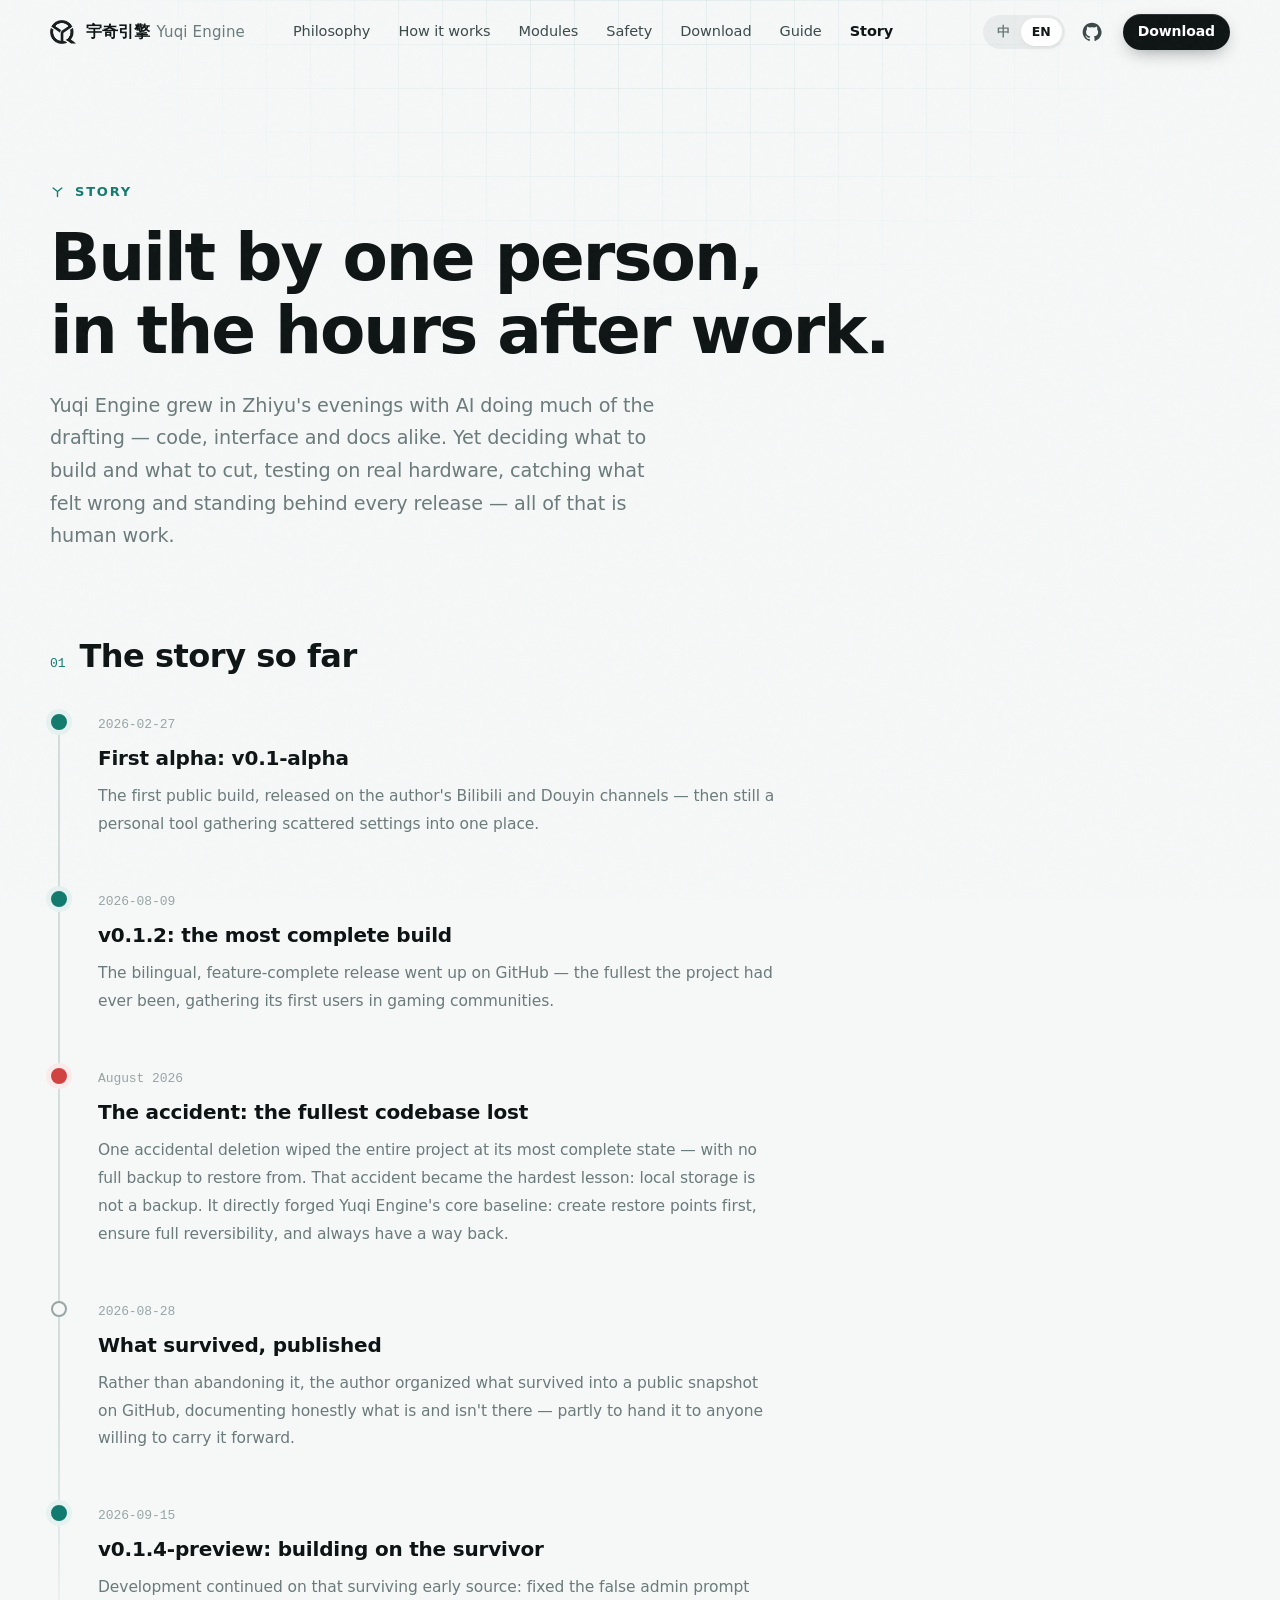
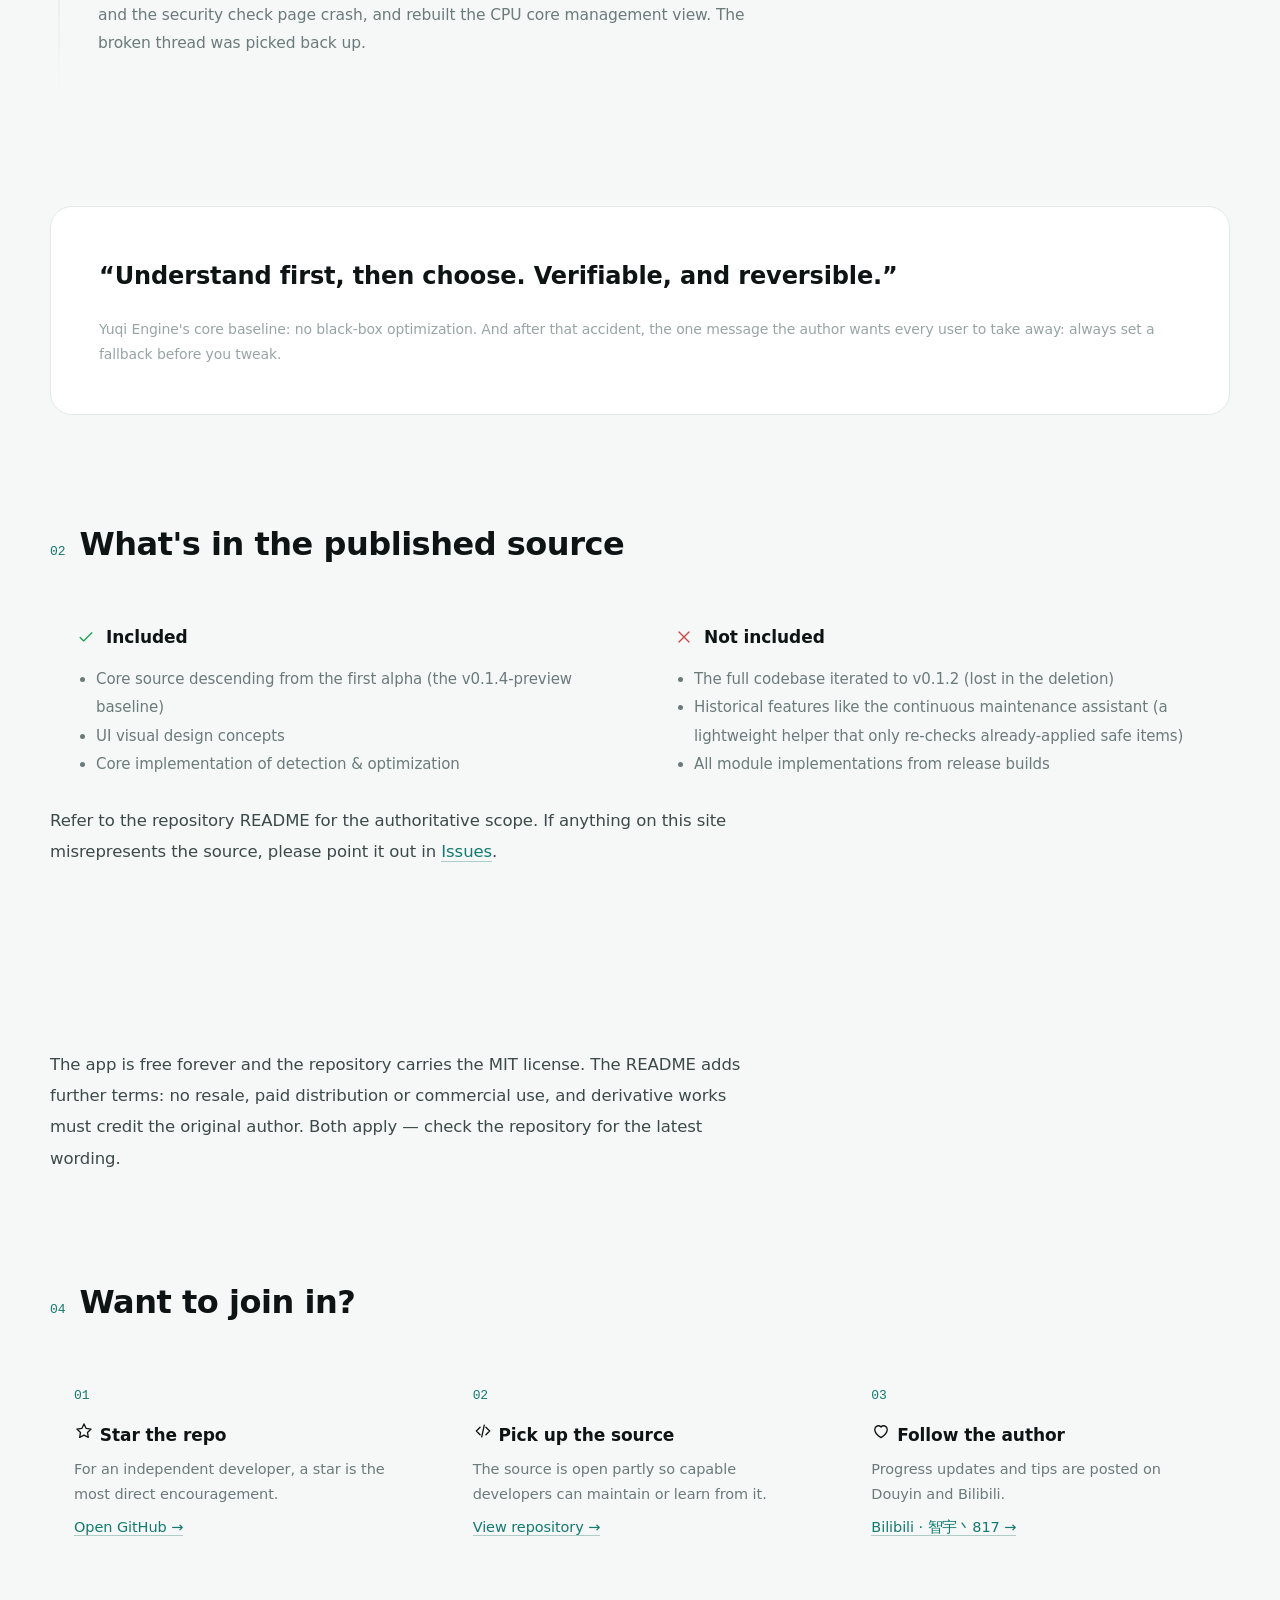
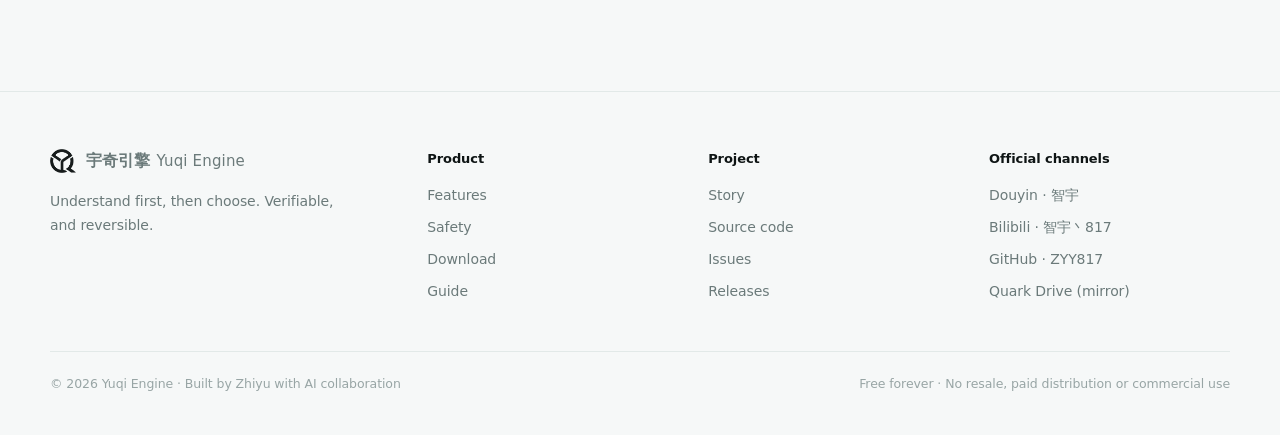
<file: story.html>
﻿<!DOCTYPE html>
<html lang="zh-CN" data-lang="zh" data-title-zh="项目故事 · 宇奇引擎 Yuqi Engine" data-title-en="Story · Yuqi Engine">
<head>
<meta charset="UTF-8">
<meta name="viewport" content="width=device-width, initial-scale=1">
<title>项目故事 · 宇奇引擎 Yuqi Engine</title>
<meta name="description" content="宇奇引擎背后的故事：一个独立开发者，一次误删事故，和一份公开给后来者的源码。">
<meta name="theme-color" content="#f6f8f8">
<meta property="og:title" content="项目故事 · 宇奇引擎 Yuqi Engine">
<meta property="og:description" content="一个独立开发者，一次误删事故，和一份公开给后来者的源码。">
<meta property="og:image" content="assets/img/overview-v0.1.1.png">
<link rel="icon" type="image/png" href="assets/img/logo-dark.png">
<script>(function(){var l;try{l=localStorage.getItem("yuqi-lang")}catch(e){}if(l!=="zh"&&l!=="en"){l=(navigator.language||"zh").toLowerCase().indexOf("zh")===0?"zh":"en"}document.documentElement.setAttribute("data-lang",l)})();</script>
<link rel="stylesheet" href="assets/css/style.css">
</head>
<body>
<script src="assets/js/icons.js" defer></script>

<!-- ============ NAV ============ -->
<header class="nav">
  <div class="wrap nav-inner">
    <a class="brand" href="index.html" aria-label="宇奇引擎 Yuqi Engine">
      <img src="assets/img/logo-dark.png" alt="">
      <span>宇奇引擎 <small>Yuqi Engine</small></span>
    </a>
    <nav class="nav-links" aria-label="主导航">
      <a href="index.html#features"><span class="zh">理念</span><span class="en">Philosophy</span></a>
      <a href="index.html#how"><span class="zh">工作方式</span><span class="en">How it works</span></a>
      <a href="index.html#modules"><span class="zh">模块</span><span class="en">Modules</span></a>
      <a href="index.html#safety"><span class="zh">安全</span><span class="en">Safety</span></a>
      <a href="download.html"><span class="zh">下载</span><span class="en">Download</span></a>
      <a href="guide.html"><span class="zh">使用指南</span><span class="en">Guide</span></a>
      <a class="active" href="story.html" aria-current="page"><span class="zh">项目故事</span><span class="en">Story</span></a>
    </nav>
    <div class="nav-right">
      <div class="lang-toggle" role="group" aria-label="Language">
        <button type="button" data-set-lang="zh">中</button>
        <button type="button" data-set-lang="en">EN</button>
      </div>
      <a class="icon-btn" href="https://github.com/ZYY817/YuqiEngine" target="_blank" rel="noopener" aria-label="GitHub"><svg class="icon fill"><use href="#i-github"/></svg></a>
      <a class="btn btn-primary btn-sm nav-cta" href="download.html"><span class="zh">免费下载</span><span class="en">Download</span></a>
      <button class="icon-btn menu-btn" type="button" aria-label="菜单 Menu" aria-expanded="false"><svg class="icon"><use href="#i-menu"/></svg></button>
    </div>
  </div>
</header>
<div class="mobile-menu">
  <a href="index.html#features"><span class="zh">理念</span><span class="en">Philosophy</span></a>
  <a href="index.html#how"><span class="zh">工作方式</span><span class="en">How it works</span></a>
  <a href="index.html#modules"><span class="zh">模块</span><span class="en">Modules</span></a>
  <a href="index.html#safety"><span class="zh">安全</span><span class="en">Safety</span></a>
  <a href="download.html"><span class="zh">下载</span><span class="en">Download</span></a>
  <a href="guide.html"><span class="zh">使用指南</span><span class="en">Guide</span></a>
  <a class="active" href="story.html"><span class="zh">项目故事</span><span class="en">Story</span></a>
  <a class="btn btn-primary" href="download.html"><span class="zh">免费下载</span><span class="en">Download for free</span></a>
</div>

<main>
<!-- ============ PAGE HERO ============ -->
<section class="page-hero">
  <div class="grid-bg"></div>
  <div class="wrap">
    <div class="kicker reveal"><svg class="ymark"><use href="#i-ymark"/></svg><span class="zh">项目故事</span><span class="en">Story</span></div>
    <h1 class="h1 reveal" style="--d:80ms"><span class="zh">一个人，<br>在下班后慢慢磨出来的。</span><span class="en">Built by one person,<br>in the hours after work.</span></h1>
    <p class="lead reveal" style="--d:160ms"><span class="zh">宇奇引擎是智宇借着 AI 的手一点点做出来的作品——代码、界面与文档初稿大多出自 AI；但要做什么、砍掉什么，在一台台真机上反复跑测、把不对劲的地方推倒重来，每一个决定与最终兜底，背后都是一个具体的人。</span><span class="en">Yuqi Engine grew in Zhiyu's evenings with AI doing much of the drafting — code, interface and docs alike. Yet deciding what to build and what to cut, testing on real hardware, catching what felt wrong and standing behind every release — all of that is human work.</span></p>
  </div>
</section>

<div class="page-body">
<div class="wrap">

<!-- ============ TIMELINE ============ -->
<section class="block">
  <div class="block-title reveal">
    <span class="n">01</span>
    <h2><span class="zh">到现在，经历了这些</span><span class="en">The story so far</span></h2>
  </div>
  <div class="timeline">
    <div class="tl-item ok reveal">
      <span class="tl-date">2026-02-27</span>
      <h3><span class="zh">首个内测版 v0.1-alpha 发布</span><span class="en">First alpha: v0.1-alpha</span></h3>
      <p><span class="zh">第一个对外公开的版本，在作者的<a href="https://space.bilibili.com/41173761" target="_blank" rel="noopener">哔哩哔哩</a>和抖音频道发布。当时还只是一个把散落设置集中起来的自用工具。</span><span class="en">The first public build, released on the author's <a href="https://space.bilibili.com/41173761" target="_blank" rel="noopener">Bilibili</a> and Douyin channels — then still a personal tool gathering scattered settings into one place.</span></p>
    </div>
    <div class="tl-item ok reveal">
      <span class="tl-date">2026-08-09</span>
      <h3><span class="zh">v0.1.2 发布：功能最完整的一版</span><span class="en">v0.1.2: the most complete build</span></h3>
      <p><span class="zh">中英文双语的完整体验版在 GitHub 发布，功能迭代到最完整的状态，也在玩家社区里积累起第一批用户。</span><span class="en">The bilingual, feature-complete release went up on GitHub — the fullest the project had ever been, gathering its first users in gaming communities.</span></p>
    </div>
    <div class="tl-item bad reveal">
      <span class="tl-date"><span class="zh">2026 年 8 月</span><span class="en">August 2026</span></span>
      <h3><span class="zh">误删事故：最完整的工程没了</span><span class="en">The accident: the fullest codebase lost</span></h3>
      <p><span class="zh">一次误操作，让迭代到最完整的整套工程源文件没能留下，也没有可恢复的完整备份。这次事故成了最深刻的教训：本地保存不等于真正备份。这也直接塑造了宇奇引擎如今的核心底线——先建还原点、可逆可恢复、先留退路。</span><span class="en">One accidental deletion wiped the entire project at its most complete state — with no full backup to restore from. That accident became the hardest lesson: local storage is not a backup. It directly forged Yuqi Engine's core baseline: create restore points first, ensure full reversibility, and always have a way back.</span></p>
    </div>
    <div class="tl-item reveal">
      <span class="tl-date">2026-08-28</span>
      <h3><span class="zh">幸存的源码，整理后公开</span><span class="en">What survived, published</span></h3>
      <p><span class="zh">作者没有就此停掉项目。把幸存的部分整理成公开快照传到 GitHub，如实标注包含与不包含的内容——公开的目的之一，就是交给愿意继续完善它的人。</span><span class="en">Rather than abandoning it, the author organized what survived into a public snapshot on GitHub, documenting honestly what is and isn't there — partly to hand it to anyone willing to carry it forward.</span></p>
    </div>
    <div class="tl-item ok reveal">
      <span class="tl-date">2026-09-15</span>
      <h3><span class="zh">v0.1.4-preview：在幸存者上继续</span><span class="en">v0.1.4-preview: building on the survivor</span></h3>
      <p><span class="zh">在那份幸存的早期源码基础上继续打磨并发布：修复了管理员权限误提示与安全检测页报错，重做了 CPU 核心管理页。断掉的路，重新接上了。</span><span class="en">Development continued on that surviving early source: fixed the false admin prompt and the security check page crash, and rebuilt the CPU core management view. The broken thread was picked back up.</span></p>
    </div>
  </div>
</section>

<!-- ============ LESSON ============ -->
<section class="block">
  <blockquote class="quote reveal">
    <p><span class="zh">“先理解，再选择；可验证，也可恢复。”</span><span class="en">“Understand first, then choose. Verifiable, and reversible.”</span></p>
    <footer><span class="zh">宇奇引擎的核心底线——不做黑盒优化。也是那次事故之后，作者对每个用户最想说的一句话：在动手之前，先留好退路。</span><span class="en">Yuqi Engine's core baseline: no black-box optimization. And after that accident, the one message the author wants every user to take away: always set a fallback before you tweak.</span></footer>
  </blockquote>
</section>

<!-- ============ SOURCE SCOPE ============ -->
<section class="block">
  <div class="block-title reveal">
    <span class="n">02</span>
    <h2><span class="zh">公开的源码里有什么</span><span class="en">What's in the published source</span></h2>
  </div>
  <div class="two-col">
    <div class="list-card reveal">
      <h3><svg class="icon"><use href="#i-check"/></svg><span class="zh">包含</span><span class="en">Included</span></h3>
      <ul>
        <li><span class="zh">最早内测版延续下来的核心源码（v0.1.4-preview 基线）</span><span class="en">Core source descending from the first alpha (the v0.1.4-preview baseline)</span></li>
        <li><span class="zh">界面视觉设计方案</span><span class="en">UI visual design concepts</span></li>
        <li><span class="zh">检测与优化的核心实现思路</span><span class="en">Core implementation of detection &amp; optimization</span></li>
      </ul>
    </div>
    <div class="list-card no reveal" style="--d:80ms">
      <h3><svg class="icon"><use href="#i-close"/></svg><span class="zh">不包含</span><span class="en">Not included</span></h3>
      <ul>
        <li><span class="zh">迭代到 v0.1.2 的完整工程源码（误删事故中丢失）</span><span class="en">The full codebase iterated to v0.1.2 (lost in the deletion)</span></li>
        <li><span class="zh">「持续保持助手」（仅对已应用且带安全规则的项目做周期复核的轻量后台组件）等历史功能</span><span class="en">Historical features like the continuous maintenance assistant (a lightweight helper that only re-checks already-applied safe items)</span></li>
        <li><span class="zh">发布版中的全部模块实现</span><span class="en">All module implementations from release builds</span></li>
      </ul>
    </div>
  </div>
  <p class="prose reveal"><span class="zh">以上范围以仓库 README 的说明为准。看到本站任何与源码实际情况不符的描述，欢迎到 <a href="https://github.com/ZYY817/YuqiEngine/issues" target="_blank" rel="noopener">Issues</a> 指出。</span><span class="en">Refer to the repository README for the authoritative scope. If anything on this site misrepresents the source, please point it out in <a href="https://github.com/ZYY817/YuqiEngine/issues" target="_blank" rel="noopener">Issues</a>.</span></p>
</section>

<!-- ============ LICENSE ============ -->
<section class="block">
  <div class="block-title reveal">
    <span class="n">03</span>
    <h2><span class="zh">使用与再分发</span><span class="en">Use &amp; redistribution</span></h2>
  </div>
  <p class="prose reveal"><span class="zh">软件永久免费，仓库标记 MIT License。README 另有约定：禁止倒卖、付费分发和商业使用；衍生作品需保留原作者信息。两类条款同时存在，使用前请以仓库内的最新说明为准。</span><span class="en">The app is free forever and the repository carries the MIT license. The README adds further terms: no resale, paid distribution or commercial use, and derivative works must credit the original author. Both apply — check the repository for the latest wording.</span></p>
</section>

<!-- ============ CTA ============ -->
<section class="block">
  <div class="block-title reveal">
    <span class="n">04</span>
    <h2><span class="zh">想参与？</span><span class="en">Want to join in?</span></h2>
  </div>
  <div class="steps three">
    <div class="step-card reveal">
      <h3><svg class="icon"><use href="#i-star"/></svg> <span class="zh">给个 Star</span><span class="en">Star the repo</span></h3>
      <p><span class="zh">对一个独立开发者来说，Star 是最直接的鼓励。</span><span class="en">For an independent developer, a star is the most direct encouragement.</span></p>
      <p><a href="https://github.com/ZYY817/YuqiEngine" target="_blank" rel="noopener"><span class="zh">去 GitHub →</span><span class="en">Open GitHub →</span></a></p>
    </div>
    <div class="step-card reveal" style="--d:80ms">
      <h3><svg class="icon"><use href="#i-code"/></svg> <span class="zh">接过源码</span><span class="en">Pick up the source</span></h3>
      <p><span class="zh">源码公开的目的之一，是欢迎有能力的后来者继续维护或学习参考。</span><span class="en">The source is open partly so capable developers can maintain or learn from it.</span></p>
      <p><a href="https://github.com/ZYY817/YuqiEngine" target="_blank" rel="noopener"><span class="zh">查看仓库 →</span><span class="en">View repository →</span></a></p>
    </div>
    <div class="step-card reveal" style="--d:160ms">
      <h3><svg class="icon"><use href="#i-heart"/></svg> <span class="zh">关注作者</span><span class="en">Follow the author</span></h3>
      <p><span class="zh">开发进展和使用技巧会发在抖音和 B 站。</span><span class="en">Progress updates and tips are posted on Douyin and Bilibili.</span></p>
      <p><a href="https://space.bilibili.com/41173761" target="_blank" rel="noopener">Bilibili · 智宇丶817 →</a></p>
    </div>
  </div>
</section>

</div>
</div>
</main>

<!-- ============ FOOTER ============ -->
<footer class="footer">
  <div class="wrap">
    <div class="footer-top">
      <div>
        <a class="brand" href="index.html"><img src="assets/img/logo-dark.png" alt=""><span>宇奇引擎 <small>Yuqi Engine</small></span></a>
        <p class="footer-motto"><span class="zh">先理解，再选择；可验证，也可恢复。</span><span class="en">Understand first, then choose. Verifiable, and reversible.</span></p>
      </div>
      <div>
        <h4><span class="zh">产品</span><span class="en">Product</span></h4>
        <ul>
          <li><a href="index.html#features"><span class="zh">功能</span><span class="en">Features</span></a></li>
          <li><a href="index.html#safety"><span class="zh">安全与恢复</span><span class="en">Safety</span></a></li>
          <li><a href="download.html"><span class="zh">下载</span><span class="en">Download</span></a></li>
          <li><a href="guide.html"><span class="zh">使用指南</span><span class="en">Guide</span></a></li>
        </ul>
      </div>
      <div>
        <h4><span class="zh">项目</span><span class="en">Project</span></h4>
        <ul>
          <li><a href="story.html"><span class="zh">项目故事</span><span class="en">Story</span></a></li>
          <li><a href="https://github.com/ZYY817/YuqiEngine" target="_blank" rel="noopener"><span class="zh">源码</span><span class="en">Source code</span></a></li>
          <li><a href="https://github.com/ZYY817/YuqiEngine/issues" target="_blank" rel="noopener"><span class="zh">问题反馈</span><span class="en">Issues</span></a></li>
          <li><a href="https://github.com/ZYY817/YuqiEngine/releases" target="_blank" rel="noopener"><span class="zh">版本发布</span><span class="en">Releases</span></a></li>
        </ul>
      </div>
      <div>
        <h4><span class="zh">官方渠道</span><span class="en">Official channels</span></h4>
        <ul>
          <li><a href="https://www.douyin.com/user/MS4wLjABAAAAtudWpqXWwZXYdkSk0YT36zpHEPiS2YuFsQL21ihiUxI" target="_blank" rel="noopener"><span class="zh">抖音 · 智宇</span><span class="en">Douyin · 智宇</span></a></li>
          <li><a href="https://space.bilibili.com/41173761" target="_blank" rel="noopener">Bilibili · 智宇丶817</a></li>
          <li><a href="https://github.com/ZYY817" target="_blank" rel="noopener">GitHub · ZYY817</a></li>
          <li><a href="https://pan.quark.cn/s/432600ae9d8d" target="_blank" rel="noopener"><span class="zh">夸克网盘（备用下载）</span><span class="en">Quark Drive (mirror)</span></a></li>
        </ul>
      </div>
    </div>
    <div class="footer-bottom">
      <span>© <span data-year>2026</span> <span class="zh">宇奇引擎 · 由智宇与 AI 协作开发</span><span class="en">Yuqi Engine · Built by Zhiyu with AI collaboration</span></span>
      <span><span class="zh">永久免费 · 禁止倒卖、付费分发和商业使用</span><span class="en">Free forever · No resale, paid distribution or commercial use</span></span>
    </div>
  </div>
</footer>

<script src="assets/js/main.js"></script>
</body>
</html>
</file>
<file: assets/css/style.css>
/* ==========================================================
   宇奇引擎 · Yuqi Engine — Official Site
   视觉关键词：安静 · 精确 · 透明
   ========================================================== */

:root {
  --bg: #f6f8f8;
  --bg-2: #eef3f2;
  --card: #ffffff;
  --ink: #0e1414;
  --ink-2: #3c4949;
  --ink-3: #6b7a7a;
  --ink-4: #98a5a5;
  --line: #e2e9e8;
  --line-2: #d3dddc;
  --grid: rgba(18, 122, 110, 0.07);

  --brand: #127a6e;
  --brand-ink: #0c5d54;
  --brand-soft: #e5f2f0;
  --brand-glow: rgba(18, 122, 110, 0.18);

  --ok: #1f9d55;
  --ok-soft: #e6f5ec;
  --warn: #c97d12;
  --warn-soft: #fbf1e1;
  --bad: #d14343;
  --bad-soft: #fbeaea;
  --na: #8f9b9b;
  --na-soft: #eff2f2;

  --font-sans: -apple-system, BlinkMacSystemFont, "Segoe UI Variable Text", "Segoe UI", "Inter",
    "PingFang SC", "HarmonyOS Sans SC", "MiSans", "Hiragino Sans GB", "Microsoft YaHei UI",
    "Microsoft YaHei", system-ui, sans-serif;
  --font-mono: "JetBrains Mono", "Cascadia Mono", "Cascadia Code", "SF Mono", Consolas, "Liberation Mono",
    monospace;

  --r-sm: 8px;
  --r-md: 14px;
  --r-lg: 22px;
  --r-xl: 30px;

  --shadow-1: 0 1px 2px rgba(14, 20, 20, 0.04), 0 2px 8px rgba(14, 20, 20, 0.04);
  --shadow-2: 0 2px 6px rgba(14, 20, 20, 0.04), 0 12px 32px rgba(14, 20, 20, 0.07);
  --shadow-3: 0 4px 12px rgba(14, 20, 20, 0.05), 0 30px 80px -20px rgba(14, 40, 38, 0.28);

  --ease: cubic-bezier(0.22, 1, 0.36, 1);
  --wrap: 1180px;
  --nav-h: 64px;
}

/* ---------- base ---------- */
*,
*::before,
*::after {
  box-sizing: border-box;
}
html {
  -webkit-text-size-adjust: 100%;
  scroll-behavior: smooth;
  scroll-padding-top: calc(var(--nav-h) + 16px);
  overscroll-behavior-y: none; /* no rubber-band bounce at page ends —
                                 keeps the sticky-nav frame stable */
}
body {
  margin: 0;
  background: var(--bg);
  color: var(--ink);
  font-family: var(--font-sans);
  font-size: 17px;
  line-height: 1.65;
  -webkit-font-smoothing: antialiased;
  -moz-osx-font-smoothing: grayscale;
  overflow-x: hidden;
}
img {
  max-width: 100%;
  display: block;
}
a {
  color: inherit;
  text-decoration: none;
}
button {
  font: inherit;
  color: inherit;
  background: none;
  border: 0;
  cursor: pointer;
  padding: 0;
}
h1,
h2,
h3,
h4,
p {
  margin: 0;
}
::selection {
  background: var(--brand);
  color: #fff;
}
:focus-visible {
  outline: 2px solid var(--brand);
  outline-offset: 3px;
  border-radius: 6px;
}
.mono {
  font-family: var(--font-mono);
  font-feature-settings: "zero" 1;
  letter-spacing: 0;
}
.wrap {
  width: min(var(--wrap), 100% - 48px);
  margin-inline: auto;
}
.sr-only {
  position: absolute;
  width: 1px;
  height: 1px;
  overflow: hidden;
  clip: rect(0 0 0 0);
  white-space: nowrap;
}
.icon {
  width: 20px;
  height: 20px;
  flex: none;
  stroke: currentColor;
  fill: none;
  stroke-width: 1.6;
  stroke-linecap: round;
  stroke-linejoin: round;
}
.icon.fill {
  fill: currentColor;
  stroke: none;
}

/* ---------- language ---------- */
html[data-lang="zh"] .en,
html[data-lang="en"] .zh {
  display: none !important;
}
html[data-lang="en"] body {
  letter-spacing: -0.005em;
}

/* ---------- nav ---------- */
.nav {
  position: sticky;
  top: 0;
  z-index: 50;
  height: var(--nav-h);
  transition: background 0.3s var(--ease), box-shadow 0.3s var(--ease);
}
.nav.scrolled {
  background: rgba(246, 248, 248, 0.9);
  backdrop-filter: blur(8px);
  -webkit-backdrop-filter: blur(8px);
  box-shadow: 0 1px 0 var(--line);
}
.nav-inner {
  height: 100%;
  display: flex;
  align-items: center;
  gap: 28px;
}
.brand {
  display: flex;
  align-items: center;
  gap: 10px;
  font-weight: 650;
  font-size: 16px;
  letter-spacing: 0.01em;
  white-space: nowrap;
}
.brand img {
  width: 26px;
  height: auto;
}
.brand small {
  font-weight: 500;
  color: var(--ink-3);
  font-size: 15px;
}
.nav-links {
  display: flex;
  gap: 4px;
  margin-left: 8px;
}
.nav-links a {
  font-size: 14.5px;
  color: var(--ink-2);
  padding: 7px 12px;
  border-radius: 8px;
  transition: color 0.2s, background 0.2s;
}
.nav-links a:hover {
  color: var(--ink);
  background: rgba(14, 20, 20, 0.045);
}
.nav-links a.active {
  color: var(--ink);
  font-weight: 600;
}
.nav-right {
  margin-left: auto;
  display: flex;
  align-items: center;
  gap: 8px;
}
.icon-btn {
  width: 38px;
  height: 38px;
  display: grid;
  place-items: center;
  border-radius: 10px;
  color: var(--ink-2);
  transition: background 0.2s, color 0.2s;
}
.icon-btn:hover {
  background: rgba(14, 20, 20, 0.05);
  color: var(--ink);
}
.lang-toggle {
  display: flex;
  align-items: center;
  height: 34px;
  padding: 3px;
  border-radius: 999px;
  background: rgba(14, 20, 20, 0.05);
  font-size: 12.5px;
  font-weight: 600;
}
.lang-toggle button {
  height: 28px;
  padding: 0 11px;
  border-radius: 999px;
  color: var(--ink-3);
  transition: all 0.25s var(--ease);
}
html[data-lang="zh"] .lang-toggle [data-set-lang="zh"],
html[data-lang="en"] .lang-toggle [data-set-lang="en"] {
  background: #fff;
  color: var(--ink);
  box-shadow: var(--shadow-1);
}
.nav-cta {
  margin-left: 4px;
}
.menu-btn {
  display: none;
}
.mobile-menu {
  display: none;
}

/* ---------- buttons ---------- */
.btn {
  --h: 46px;
  display: inline-flex;
  align-items: center;
  justify-content: center;
  gap: 9px;
  height: var(--h);
  padding: 0 22px;
  border-radius: 999px;
  font-size: 15.5px;
  font-weight: 600;
  white-space: nowrap;
  transition: transform 0.25s var(--ease), box-shadow 0.25s var(--ease), background 0.25s, color 0.25s,
    border-color 0.25s;
  position: relative;
  isolation: isolate;
}
.btn .icon {
  width: 18px;
  height: 18px;
}
.btn-primary {
  background: var(--ink);
  color: #fff;
  box-shadow: 0 1px 0 rgba(255, 255, 255, 0.12) inset, 0 6px 18px -6px rgba(14, 20, 20, 0.45);
  overflow: hidden;
}
.btn-primary::after {
  content: "";
  position: absolute;
  inset: 0;
  background: linear-gradient(110deg, transparent 30%, rgba(255, 255, 255, 0.18) 50%, transparent 70%);
  transform: translateX(-120%);
  transition: transform 0.8s var(--ease);
  z-index: -1;
}
.btn-primary:hover {
  transform: translateY(-1px);
  box-shadow: 0 1px 0 rgba(255, 255, 255, 0.12) inset, 0 12px 28px -8px rgba(14, 20, 20, 0.5);
}
.btn-primary:hover::after {
  transform: translateX(120%);
}
.btn-brand {
  background: var(--brand);
  color: #fff;
  box-shadow: 0 8px 22px -8px var(--brand-glow);
}
.btn-brand:hover {
  background: var(--brand-ink);
  transform: translateY(-1px);
}
.btn-ghost {
  background: rgba(255, 255, 255, 0.7);
  color: var(--ink);
  border: 1px solid var(--line-2);
}
.btn-ghost:hover {
  border-color: var(--ink-4);
  background: #fff;
  transform: translateY(-1px);
}
.btn-sm {
  --h: 36px;
  padding: 0 15px;
  font-size: 14px;
}
.btn .arrow {
  transition: transform 0.25s var(--ease);
}
.btn:hover .arrow {
  transform: translateX(3px);
}
.btn:active {
  transform: translateY(0) scale(0.97);
  transition-duration: 0.08s;
}

/* ---------- typographic refinement ---------- */
.hero-title,
.page-hero .h1,
html[data-lang="en"] .h2 {
  text-wrap: balance;
}
html[data-lang="zh"] .h2 {
  text-wrap: pretty;
}
.lead {
  text-wrap: pretty;
}
html[data-lang="zh"] .hero-title,
html[data-lang="zh"] .page-hero .h1,
html[data-lang="zh"] .h2,
html[data-lang="zh"] .block-title h2,
html[data-lang="zh"] .tl-item h3 {
  font-feature-settings: "halt"; /* 中文标点挤压，收紧逗号句号占位 */
}
.hero-meta,
.ver-date,
.file-btn .size,
.tl-date,
.tl-item .tl-date,
.req {
  font-variant-numeric: tabular-nums;
}

/* ---------- subtle grain (material texture, kills flatness) ---------- */
body::before {
  content: "";
  position: fixed;
  inset: 0;
  z-index: 4000;
  pointer-events: none;
  background-image: url("data:image/svg+xml,%3Csvg viewBox='0 0 200 200' xmlns='http://www.w3.org/2000/svg'%3E%3Cfilter id='n'%3E%3CfeTurbulence type='fractalNoise' baseFrequency='0.9' numOctaves='3' stitchTiles='stitch'/%3E%3C/filter%3E%3Crect width='100%25' height='100%25' filter='url(%23n)' opacity='0.028'/%3E%3C/svg%3E");
}
/* a viewport-sized overlay costs a fullscreen alpha-blend every frame —
   drop it during scroll (invisible at 2.8% opacity anyway) */
html.is-scrolling body::before {
  display: none;
}

/* ---------- section scaffolding ---------- */
.section {
  padding: clamp(96px, 13vw, 168px) 0;
  position: relative;
}
.section.flush-top {
  padding-top: 0;
}
.section.flush-bottom {
  padding-bottom: clamp(64px, 9vw, 120px);
}
.section-head {
  max-width: 760px;
  margin-bottom: clamp(48px, 6vw, 72px);
}
html[data-lang="zh"] .section-head {
  max-width: 960px;
}
html[data-lang="zh"] .section-head .lead {
  max-width: 820px;
}
.section-head.center {
  margin-inline: auto;
  text-align: center;
}
html[data-lang="zh"] .section-head.center .lead {
  margin-inline: auto;
}
.kicker {
  display: inline-flex;
  align-items: center;
  gap: 10px;
  font-size: 13px;
  font-weight: 600;
  letter-spacing: 0.14em;
  text-transform: uppercase;
  color: var(--brand);
  margin-bottom: 20px;
}
.kicker .ymark {
  width: 15px;
  height: 15px;
}
.h2 {
  font-size: clamp(34px, 4.6vw, 54px);
  line-height: 1.12;
  letter-spacing: -0.025em;
  font-weight: 700;
}
html[data-lang="zh"] .h2 {
  letter-spacing: -0.01em;
  line-height: 1.2;
}
@media (min-width: 761px) {
  .mbr {
    display: none;
  }
}
.em {
  font-style: normal;
  color: var(--brand);
}
.lead {
  margin-top: 22px;
  font-size: clamp(17px, 1.5vw, 19.5px);
  color: var(--ink-3);
  line-height: 1.7;
}
.muted {
  color: var(--ink-3);
}

/* Y mark (logo motif) */
.ymark {
  stroke: currentColor;
  fill: none;
  stroke-width: 2.2;
  stroke-linecap: round;
}

/* grid background */
.grid-bg {
  position: absolute;
  inset: 0;
  pointer-events: none;
  background-image: linear-gradient(var(--grid) 1px, transparent 1px),
    linear-gradient(90deg, var(--grid) 1px, transparent 1px);
  background-size: 44px 44px;
  background-position: center top;
}

/* reveal */
.reveal {
  opacity: 0;
  /* tiny scale tail makes the settle feel weighted rather than floaty */
  transform: translateY(22px) scale(0.985);
  transition: opacity 0.85s var(--ease), transform 0.85s var(--ease);
  transition-delay: var(--d, 0ms);
}
.reveal.in {
  opacity: 1;
  transform: none;
}

/* ==========================================================
   HERO
   ========================================================== */
.hero {
  position: relative;
  padding: clamp(56px, 8vw, 96px) 0 0;
  margin-top: calc(var(--nav-h) * -1);
  padding-top: calc(var(--nav-h) + clamp(40px, 5.5vw, 76px));
  overflow: hidden;
}
.hero .grid-bg {
  -webkit-mask-image: radial-gradient(ellipse 70% 60% at 50% 72%, #000 20%, transparent 75%);
  mask-image: radial-gradient(ellipse 70% 60% at 50% 72%, #000 20%, transparent 75%);
  /* pinned to its own layer so the per-frame --py parallax update stays
     compositor-side instead of re-rasterizing the masked grid */
  will-change: translate;
}
.hero-glow {
  position: absolute;
  left: 50%;
  top: 55%;
  width: min(1100px, 120vw);
  aspect-ratio: 2 / 1;
  transform: translate(-50%, -50%);
  background: radial-gradient(ellipse 65% 55% at 50% 50%, rgba(20, 184, 166, 0.16) 0%, rgba(20, 184, 166, 0.04) 50%, transparent 72%);
  pointer-events: none;
}
.hero-copy {
  position: relative;
  text-align: center;
  max-width: 1080px;
  margin-inline: auto;
}
.pill {
  display: inline-flex;
  align-items: center;
  gap: 10px;
  height: 34px;
  padding: 0 6px 0 14px;
  border-radius: 999px;
  background: rgba(255, 255, 255, 0.75);
  border: 1px solid var(--line);
  box-shadow: var(--shadow-1);
  font-size: 13.5px;
  color: var(--ink-2);
  transition: border-color 0.25s, transform 0.25s var(--ease);
}
.pill:hover {
  border-color: var(--line-2);
  transform: translateY(-1px);
}
.pill .dot {
  width: 7px;
  height: 7px;
  border-radius: 50%;
  background: var(--ok);
  box-shadow: 0 0 0 3px var(--ok-soft);
}
.pill .tag {
  height: 24px;
  display: inline-flex;
  align-items: center;
  gap: 4px;
  padding: 0 10px;
  border-radius: 999px;
  background: var(--bg-2);
  font-weight: 600;
  color: var(--ink);
  font-size: 12.5px;
}
.hero-title {
  margin-top: 30px;
  font-size: clamp(42px, 7vw, 86px);
  line-height: 1.06;
  letter-spacing: -0.035em;
  font-weight: 760;
}
html[data-lang="zh"] .hero-title {
  letter-spacing: -0.015em;
  line-height: 1.16;
  font-size: clamp(34px, 5vw, 66px);
}
.hero-title .line {
  display: block;
  overflow: hidden;
  padding-bottom: 0.06em;
  white-space: nowrap;
}
.hero-title .line > span {
  display: inline-block;
  transform: translateY(105%);
  animation: lineUp 1.1s var(--ease) forwards;
  animation-delay: var(--d, 0ms);
}
.hero-title .accent {
  color: var(--brand);
  position: relative;
}
@keyframes lineUp {
  to {
    transform: none;
  }
}
.hero-sub {
  margin: 26px auto 0;
  max-width: 680px;
  font-size: clamp(17px, 1.6vw, 20px);
  color: var(--ink-3);
  line-height: 1.7;
}
.hero-ctas {
  margin-top: 38px;
  display: flex;
  justify-content: center;
  gap: 12px;
  flex-wrap: wrap;
}
.hero-meta {
  margin-top: 30px;
  display: flex;
  justify-content: center;
  flex-wrap: wrap;
  font-size: 13.5px;
  color: var(--ink-3);
}
.hero-meta > span {
  display: inline-flex;
  align-items: center;
  gap: 7px;
  padding: 6px 0;
}
.hero-meta > span + span {
  margin-left: 24px;
  position: relative;
}
.hero-meta > span + span::before {
  content: "";
  position: absolute;
  left: -12px;
  top: 50%;
  width: 1px;
  height: 12px;
  transform: translateY(-50%);
  background: var(--line-2);
}
.hero-meta .icon {
  width: 15px;
  height: 15px;
  color: var(--brand);
}
.fade-up {
  opacity: 0;
  transform: translateY(16px);
  animation: fadeUp 1s var(--ease) forwards;
  animation-delay: var(--d, 0ms);
}
@keyframes fadeUp {
  to {
    opacity: 1;
    transform: none;
  }
}

/* hero shot */
.hero-stage {
  position: relative;
  margin-top: clamp(44px, 5vw, 64px);
  padding-bottom: clamp(40px, 6vw, 72px);
}
.window {
  position: relative;
  border-radius: 14px;
  background: #fff;
  box-shadow: 0 0 0 1px rgba(14, 20, 20, 0.08), 0 16px 40px -8px rgba(14, 20, 20, 0.09), 0 32px 64px -16px rgba(14, 20, 20, 0.12);
  overflow: hidden;
}
.window img {
  width: 100%;
  height: auto;
}
.hero-window {
  max-width: 1080px;
  margin-inline: auto;
  opacity: 0;
  animation: heroWindowIn 1s var(--ease) forwards;
  animation-delay: 500ms;
}
@keyframes heroWindowIn {
  from {
    opacity: 0;
    transform: translateY(22px);
  }
  to {
    opacity: 1;
    transform: none;
  }
}
.hero-window::after {
  content: "";
  position: absolute;
  inset: 0;
  border-radius: inherit;
  background: linear-gradient(180deg, rgba(255, 255, 255, 0.0) 60%, rgba(246, 248, 248, 0.0));
  pointer-events: none;
}
.hero-reflect {
  position: absolute;
  left: 50%;
  bottom: 0;
  width: min(900px, 80%);
  height: 50px;
  transform: translateX(-50%);
  background: radial-gradient(ellipse 60% 50% at 50% 50%, rgba(14, 40, 38, 0.12), transparent 70%);
  z-index: -1;
  pointer-events: none;
}
.shot-note {
  margin-top: 18px;
  text-align: center;
  font-size: 12.5px;
  color: var(--ink-4);
}
.shot-note a {
  color: var(--brand);
  font-weight: 550;
  text-decoration: underline;
  text-underline-offset: 3px;
}

/* floating chips on hero */
.float-chip {
  position: absolute;
  z-index: 3;
  /* parallax rides on the translate property (style update only);
     the bob animation lives on transform so keyframes never need
     to re-resolve var(--py) mid-flight */
  translate: 0 var(--py, 0px);
  display: flex;
  align-items: center;
  gap: 10px;
  padding: 10px 14px;
  border-radius: 14px;
  background: rgba(255, 255, 255, 0.96);
  border: 1px solid var(--line);
  box-shadow: var(--shadow-2);
  font-size: 13px;
  color: var(--ink-2);
  white-space: nowrap;
  pointer-events: none;
  opacity: 0;
  animation: chipIn 1s var(--ease) forwards, bob 6s ease-in-out infinite;
  animation-delay: var(--d), calc(var(--d) + 1s);
}
.float-chip b {
  color: var(--ink);
  font-weight: 650;
}
.float-chip .badge {
  width: 30px;
  height: 30px;
  border-radius: 9px;
  display: grid;
  place-items: center;
}
.float-chip .badge .icon {
  width: 17px;
  height: 17px;
}
.chip-a {
  left: max(0px, calc(50% - 600px));
  top: 18%;
}
.chip-b {
  right: max(0px, calc(50% - 600px));
  top: 46%;
}
@keyframes chipIn {
  from {
    opacity: 0;
    transform: translateY(14px) scale(0.96);
  }
  to {
    opacity: 1;
    transform: none;
  }
}
@keyframes bob {
  0%,
  100% {
    transform: translateY(0);
  }
  50% {
    transform: translateY(-6px);
  }
}

/* hero parallax layers — JS drives --py per layer */
.hero .grid-bg {
  translate: 0 var(--py, 0px);
}

/* ==========================================================
   WHAT IT DOES (3 cards with crafted mini UIs)
   ========================================================== */
.what-grid {
  display: grid;
  grid-template-columns: repeat(3, 1fr);
  gap: 20px;
}
.card {
  background: var(--card);
  border: 1px solid var(--line);
  border-radius: var(--r-lg);
  box-shadow: var(--shadow-1);
}
.what-card {
  padding: 30px 30px 0;
  display: flex;
  flex-direction: column;
  overflow: hidden;
  transition: transform 0.5s var(--ease), box-shadow 0.5s var(--ease), border-color 0.4s;
}
.what-card:hover {
  transform: translateY(-4px);
  box-shadow: var(--shadow-2);
  border-color: var(--line-2);
}
.what-card .num {
  font-family: var(--font-mono);
  font-size: 13px;
  color: var(--brand);
  letter-spacing: 0.05em;
}
.what-card h3 {
  margin-top: 14px;
  font-size: 23px;
  letter-spacing: -0.01em;
  font-weight: 680;
}
.what-card p {
  margin-top: 10px;
  color: var(--ink-3);
  font-size: 15.5px;
  line-height: 1.7;
  min-height: 3.4em;
}
html[data-lang="en"] .what-card p {
  min-height: 5.1em;
}
.mini {
  margin-top: auto;
  padding-top: 16px;
  flex: 1;
  min-height: 230px;
  position: relative;
  border-radius: 14px 14px 0 0;
  background: var(--bg);
  border: 1px solid var(--line);
  border-bottom: 0;
  padding: 16px;
  font-size: 12.5px;
  overflow: hidden;
}
.mini::after {
  content: "";
  position: absolute;
  inset: auto 0 0 0;
  height: 48px;
  background: linear-gradient(transparent, var(--card));
  pointer-events: none;
}
/* mini: modules list */
.mini-list {
  display: grid;
  gap: 4px;
}
.mini-row {
  display: flex;
  align-items: center;
  gap: 10px;
  padding: 8px 10px;
  border-radius: 9px;
  color: var(--ink-2);
  transition: background 0.3s, color 0.3s;
}
.mini-row .icon {
  width: 16px;
  height: 16px;
  color: var(--ink-3);
}
.mini-row .count {
  margin-left: auto;
  font-family: var(--font-mono);
  font-size: 11.5px;
  color: var(--ink-4);
}
.mini-row.on {
  background: #fff;
  color: var(--ink);
  box-shadow: var(--shadow-1);
  font-weight: 600;
}
.mini-row.on .icon {
  color: var(--brand);
}
.what-card:hover .mini-row:nth-child(3) {
  background: #fff;
  box-shadow: var(--shadow-1);
}
/* mini: detail panel */
.mini-detail {
  background: #fff;
  border: 1px solid var(--line);
  border-radius: 12px;
  padding: 14px;
  box-shadow: var(--shadow-1);
}
.mini-detail .t {
  display: flex;
  align-items: center;
  gap: 8px;
  font-weight: 650;
  font-size: 13.5px;
  color: var(--ink);
}
.mini-detail dl {
  margin: 12px 0 0;
  display: grid;
  grid-template-columns: auto 1fr;
  gap: 8px 12px;
}
.mini-detail dt {
  color: var(--ink-4);
}
.mini-detail dd {
  margin: 0;
  color: var(--ink-2);
}
.mini-detail .tags {
  display: flex;
  gap: 6px;
  margin-top: 12px;
  flex-wrap: wrap;
}
/* mini: backup timeline */
.mini-tl {
  position: relative;
  padding-left: 22px;
  display: grid;
  gap: 16px;
}
.mini-tl::before {
  content: "";
  position: absolute;
  left: 6px;
  top: 6px;
  bottom: 6px;
  width: 1.5px;
  background: var(--line-2);
}
.mini-tl .step {
  position: relative;
  background: #fff;
  border: 1px solid var(--line);
  border-radius: 10px;
  padding: 10px 12px;
  box-shadow: var(--shadow-1);
}
.mini-tl .step::before {
  content: "";
  position: absolute;
  left: -21px;
  top: 14px;
  width: 11px;
  height: 11px;
  border-radius: 50%;
  background: #fff;
  border: 2px solid var(--ink-4);
}
.mini-tl .step.done::before {
  border-color: var(--ok);
  background: var(--ok);
  box-shadow: 0 0 0 3px var(--ok-soft);
}
.mini-tl .step b {
  display: block;
  color: var(--ink);
  font-weight: 620;
  font-size: 12.5px;
}
.mini-tl .step > span {
  color: var(--ink-4);
  font-size: 11.5px;
}

/* status chip (shared with demo) */
.st {
  display: inline-flex;
  align-items: center;
  gap: 6px;
  height: 24px;
  padding: 0 9px;
  border-radius: 999px;
  font-size: 12px;
  font-weight: 600;
  white-space: nowrap;
  transition: background 0.4s var(--ease), color 0.4s var(--ease), box-shadow 0.3s;
}
.st i {
  width: 6px;
  height: 6px;
  border-radius: 50%;
  background: currentColor;
  flex: none;
}
.st-ok {
  background: var(--ok-soft);
  color: var(--ok);
}
.st-warn {
  background: var(--warn-soft);
  color: var(--warn);
}
.st-bad {
  background: var(--bad-soft);
  color: var(--bad);
}
.st-na {
  background: var(--na-soft);
  color: var(--na);
}
.st-read {
  background: var(--brand-soft);
  color: var(--brand);
}
.st-read i {
  background: transparent;
  width: 10px;
  height: 10px;
  border: 1.6px solid currentColor;
  border-right-color: transparent;
  animation: spin 0.8s linear infinite;
}
@keyframes spin {
  to {
    transform: rotate(360deg);
  }
}

/* ==========================================================
   FLOW
   ========================================================== */
.flow-section {
  background: linear-gradient(180deg, var(--bg), #fff 40%, #fff 60%, var(--bg));
}
/* pinned narrative: sticky stage, scroll scrubs steps */
.flow-pin {
  position: relative;
  height: 440vh;
}
.flow-sticky {
  position: sticky;
  top: 0;
  min-height: 100vh;
  display: flex;
  flex-direction: column;
  justify-content: center;
  padding: calc(var(--nav-h) + 20px) 0 28px;
}
.flow-cols {
  display: grid;
  grid-template-columns: minmax(0, 0.85fr) minmax(0, 1.15fr);
  gap: clamp(44px, 6vw, 96px);
  align-items: center;
  margin-top: clamp(24px, 3.5vh, 44px);
}
.flow-steps {
  list-style: none;
  margin: 0;
  padding: 0;
}
.fstep {
  position: relative;
  padding: 14px 0 14px 62px;
  opacity: 0.34;
  transition: opacity 0.5s var(--ease);
}
.fstep::before {
  content: "";
  position: absolute;
  left: 20px;
  top: 58px;
  bottom: -16px;
  width: 2px;
  background: var(--line);
}
.fstep:last-child::before {
  display: none;
}
.fstep.lit {
  opacity: 1;
}
.flow-node {
  width: 56px;
  height: 56px;
  margin: 0 auto;
  border-radius: 50%;
  background: #fff;
  border: 1px solid var(--line-2);
  display: grid;
  place-items: center;
  color: var(--ink-4);
  position: relative;
  transition: color 0.6s var(--ease), background 0.6s var(--ease), border-color 0.6s var(--ease), box-shadow 0.6s var(--ease);
}
.fstep .flow-node {
  position: absolute;
  left: 0;
  top: 14px;
  margin: 0;
  width: 42px;
  height: 42px;
  background: var(--bg);
}
.flow-node .icon {
  width: 22px;
  height: 22px;
}
.fstep .flow-node .icon {
  width: 18px;
  height: 18px;
}
.fstep.lit .flow-node {
  color: var(--brand);
  border-color: rgba(18, 122, 110, 0.4);
  background: var(--brand-soft);
}
.fstep.on .flow-node {
  color: #fff;
  background: var(--brand);
  border-color: var(--brand);
  box-shadow: 0 0 0 6px var(--brand-soft), 0 10px 24px -8px var(--brand-glow);
}
.fstep .idx {
  font-family: var(--font-mono);
  font-size: 12px;
  color: var(--brand);
  letter-spacing: 0.08em;
}
.fstep h3 {
  margin-top: 4px;
  font-size: 19px;
  font-weight: 680;
}
.fstep p {
  margin-top: 6px;
  font-size: 14.5px;
  color: var(--ink-3);
  line-height: 1.65;
  max-width: 42ch;
}

/* right-hand visual panels, crossfaded by scroll */
.flow-stage {
  position: relative;
  min-height: clamp(340px, 46vh, 460px);
}
.fvis {
  position: absolute;
  inset: 0;
  display: flex;
  align-items: center;
  justify-content: center;
  opacity: 0;
  transform: translateY(26px) scale(0.975);
  transition: opacity 0.55s var(--ease), transform 0.55s var(--ease);
  pointer-events: none;
}
.fvis.on {
  opacity: 1;
  transform: none;
  pointer-events: auto;
}
.fvis-card {
  width: min(440px, 100%);
  padding: 24px 26px;
}

/* scroll progress bar under the columns */
.flow-bar {
  margin-top: clamp(26px, 4vh, 46px);
  height: 2px;
  border-radius: 2px;
  background: var(--line);
  overflow: hidden;
}
.flow-bar i {
  display: block;
  height: 100%;
  background: linear-gradient(90deg, var(--brand), #2bb3a2);
  transform: scaleX(var(--fp, 0));
  transform-origin: left;
}

/* terminal — step 1 visual */
.term {
  width: min(540px, 100%);
  border-radius: 16px;
  overflow: hidden;
  background: #0c1417;
  box-shadow: var(--shadow-3), 0 0 0 1px rgba(255, 255, 255, 0.07);
  font-family: var(--font-mono);
}
.term-bar {
  display: flex;
  align-items: center;
  gap: 6px;
  padding: 11px 15px;
  border-bottom: 1px solid rgba(255, 255, 255, 0.07);
}
.term-bar i {
  width: 9px;
  height: 9px;
  border-radius: 50%;
  background: rgba(255, 255, 255, 0.15);
}
.term-bar span {
  margin-left: auto;
  font-size: 11px;
  letter-spacing: 0.1em;
  color: rgba(255, 255, 255, 0.35);
}
.term-body {
  padding: 18px 20px 22px;
  min-height: 240px;
  font-size: 12.8px;
  line-height: 1.5;
  color: #b9c8c5;
}
.term-body p {
  display: flex;
  align-items: baseline;
  gap: 8px;
  margin: 0 0 10px;
  opacity: 0;
  transform: translateY(5px);
  transition: opacity 0.35s, transform 0.35s var(--ease);
}
.term-body p.on {
  opacity: 1;
  transform: none;
}
.term .t-c {
  color: #2bd4c0;
}
.term .t-mut {
  color: rgba(255, 255, 255, 0.38);
}
.term .t-warn {
  color: #f5b04c;
}
.term b {
  color: #e8f2f0;
  font-weight: 600;
}
.term .t-d {
  width: 7px;
  height: 7px;
  border-radius: 50%;
  flex: none;
  position: relative;
  top: -1px;
}
.term .t-d.ok {
  background: #34d399;
}
.term .t-d.warn {
  background: #f5b04c;
}
.term .t-d.na {
  background: #5e6a77;
}
.term .t-caret {
  display: inline-block;
  width: 8px;
  height: 14px;
  background: #2bd4c0;
  vertical-align: -2px;
  animation: caretBlink 1s steps(1) infinite;
}
@keyframes caretBlink {
  50% {
    opacity: 0;
  }
}

/* step 3: pick list · step 4: verify sequence */
.pick {
  display: grid;
  gap: 8px;
}
.pick-row {
  display: flex;
  align-items: center;
  gap: 11px;
  padding: 11px 13px;
  border-radius: 11px;
  border: 1px solid var(--line);
  font-size: 14px;
  color: var(--ink-2);
}
.pick-row.on {
  border-color: rgba(18, 122, 110, 0.3);
  background: var(--brand-soft);
  color: var(--ink);
}
.pick-row.locked {
  color: var(--ink-4);
}
.pick .ck {
  width: 18px;
  height: 18px;
  flex: none;
  border-radius: 5px;
  border: 1.5px solid var(--line-2);
  display: grid;
  place-items: center;
  color: transparent;
}
.pick-row.on .ck {
  background: var(--brand);
  border-color: var(--brand);
  color: #fff;
}
.pick-row.locked .ck {
  border-color: var(--line-2);
  color: var(--ink-4);
}
.pick .ck .icon {
  width: 12px;
  height: 12px;
}
.seq {
  display: grid;
  gap: 10px;
}
.seq-row {
  display: flex;
  align-items: center;
  gap: 12px;
  padding: 11px 14px;
  border-radius: 11px;
  border: 1px solid var(--line);
}
.seq-mut {
  font-size: 12.5px;
  color: var(--ink-4);
}
.seq-arrow {
  display: grid;
  place-items: center;
  color: var(--ink-4);
}
.seq-arrow .icon {
  width: 15px;
  height: 15px;
  transform: rotate(90deg);
}
.seq-note {
  margin: 8px 0 0;
  font-size: 13px;
  line-height: 1.65;
  color: var(--ink-3);
  border-top: 1px dashed var(--line);
  padding-top: 12px;
}
.promise {
  margin: clamp(56px, 7vw, 84px) auto 0;
  max-width: 760px;
  text-align: center;
  padding: 26px 30px;
  border-radius: var(--r-lg);
  border: 1px dashed var(--line-2);
  background: rgba(255, 255, 255, 0.6);
  font-size: clamp(18px, 2vw, 22px);
  font-weight: 620;
  letter-spacing: -0.01em;
}
.promise .icon {
  display: inline-block;
  vertical-align: -3px;
  width: 22px;
  height: 22px;
  color: var(--ok);
  margin-right: 8px;
}

/* ==========================================================
   STATUS DEMO
   ========================================================== */
.status-wrap {
  display: grid;
  grid-template-columns: 0.9fr 1.1fr;
  gap: clamp(40px, 6vw, 88px);
  align-items: center;
}
.legend {
  margin-top: 36px;
  display: grid;
  gap: 2px;
}
.legend-row {
  display: grid;
  grid-template-columns: minmax(88px, max-content) 1fr;
  gap: 16px;
  align-items: baseline;
  padding: 12px 0;
  border-top: 1px solid var(--line);
  font-size: 15px;
  color: var(--ink-3);
  transition: color 0.3s;
}
.legend-row.hl {
  color: var(--ink);
}
.legend-row.hl .st {
  box-shadow: 0 0 0 4px var(--brand-soft);
}
.legend-row:last-child {
  border-bottom: 1px solid var(--line);
}
/* hovering a legend row dims the demo to items of that state */
.status-demo[data-focus] .demo-item {
  opacity: 0.36;
}
.status-demo[data-focus="ok"] .demo-item[data-state="ok"],
.status-demo[data-focus="read"] .demo-item[data-state="read"],
.status-demo[data-focus="warn"] .demo-item[data-state="warn"],
.status-demo[data-focus="na"] .demo-item[data-state="na"] {
  opacity: 1;
  border-left-color: var(--brand);
  background: linear-gradient(90deg, rgba(18, 122, 110, 0.06), transparent 70%);
}
.panel {
  position: relative;
  background: #fff;
  border: 1px solid var(--line);
  border-radius: var(--r-lg);
  box-shadow: var(--shadow-3);
  overflow: visible;
}
.panel-head {
  display: flex;
  align-items: center;
  gap: 12px;
  padding: 18px 22px;
  border-bottom: 1px solid var(--line);
}
.panel-head .ic {
  width: 36px;
  height: 36px;
  border-radius: 10px;
  background: var(--bg);
  border: 1px solid var(--line);
  display: grid;
  place-items: center;
  color: var(--ink-2);
}
.panel-head b {
  display: block;
  font-size: 15.5px;
  font-weight: 650;
}
.panel-head > div > span {
  display: block;
  font-size: 12.5px;
  color: var(--ink-4);
}
.panel-head .replay {
  margin-left: auto;
}
.demo-list {
  padding: 6px 0;
}
.demo-item {
  display: grid;
  grid-template-columns: 1fr auto;
  align-items: center;
  gap: 16px;
  padding: 16px 22px;
  border-left: 3px solid transparent;
  position: relative;
  transition: background 0.4s, border-color 0.4s, opacity 0.35s;
}
.demo-item + .demo-item {
  border-top: 1px solid var(--line);
}
.demo-item.is-ok {
  border-left-color: var(--brand);
  background: linear-gradient(90deg, rgba(18, 122, 110, 0.045), transparent 70%);
}
.demo-item .name {
  font-weight: 620;
  font-size: 15px;
  display: flex;
  align-items: center;
  flex-wrap: wrap;
  column-gap: 8px;
}
.demo-item .desc {
  margin-top: 3px;
  font-size: 13px;
  color: var(--ink-4);
  line-height: 1.55;
}
.demo-item .right {
  display: flex;
  align-items: center;
  gap: 8px;
  position: relative;
}
.reason-chip {
  font-size: 11.5px;
  font-weight: 500;
  font-family: var(--font-mono, ui-monospace, monospace);
  padding: 3px 0;
  border-radius: 6px;
  background: var(--bg);
  border: 1px solid var(--line);
  color: var(--ink-3);
  white-space: nowrap;
  max-width: 0;
  opacity: 0;
  overflow: hidden;
  transform: translateX(6px);
  /* max-width/padding apply instantly — animating them would relayout
     the flex row every frame; opacity+transform do the visual work */
  transition: opacity 0.28s var(--ease), transform 0.28s var(--ease), background 0.3s, color 0.3s, border-color 0.3s;
  pointer-events: none;
}
.reason-chip.chip-ok {
  color: var(--ok);
  background: var(--ok-soft);
  border-color: rgba(16, 185, 129, 0.2);
}
.reason-chip.chip-warn {
  color: var(--warn);
  background: var(--warn-soft);
  border-color: rgba(217, 119, 6, 0.2);
}
.reason-chip.chip-na {
  color: var(--na);
  background: var(--na-soft);
  border-color: rgba(148, 163, 184, 0.2);
}
.reason-chip.chip-read {
  color: var(--brand);
  background: var(--brand-soft);
  border-color: rgba(18, 122, 110, 0.2);
}
.demo-item:hover .reason-chip,
.demo-item.show-reason .reason-chip,
.status-demo[data-focus="ok"] .demo-item[data-state="ok"] .reason-chip,
.status-demo[data-focus="warn"] .demo-item[data-state="warn"] .reason-chip,
.status-demo[data-focus="na"] .demo-item[data-state="na"] .reason-chip,
.status-demo[data-focus="read"] .demo-item[data-state="read"] .reason-chip {
  opacity: 1;
  max-width: 260px;
  padding: 3px 8px;
  transform: none;
}
@media (max-width: 820px) {
  .reason-chip {
    display: none;
  }
}
.why {
  width: 26px;
  height: 26px;
  display: grid;
  place-items: center;
  border-radius: 50%;
  color: var(--ink-4);
  transition: color 0.2s, background 0.2s;
  position: relative;
}
.why:hover,
.why:focus-visible,
.why[aria-expanded="true"] {
  color: var(--ink);
  background: var(--bg-2);
}
.why .icon {
  width: 16px;
  height: 16px;
}
.tip {
  position: absolute;
  right: 0;
  bottom: calc(100% + 10px);
  width: 260px;
  padding: 12px 14px;
  border-radius: 12px;
  background: var(--ink);
  color: #e9f0ef;
  font-size: 12.5px;
  line-height: 1.6;
  text-align: left;
  box-shadow: var(--shadow-2);
  opacity: 0;
  transform: translateY(6px);
  pointer-events: none;
  transition: all 0.25s var(--ease);
  z-index: 5;
  font-weight: 400;
}
.tip b {
  color: #fff;
  display: block;
  margin-bottom: 2px;
}
.why:hover .tip,
.why:focus-visible .tip,
.why[aria-expanded="true"] .tip {
  opacity: 1;
  transform: none;
}
.toggle {
  width: 40px;
  height: 23px;
  border-radius: 999px;
  background: #dde5e4;
  position: relative;
  transition: background 0.4s var(--ease);
  flex: none;
}
.toggle::after {
  content: "";
  position: absolute;
  top: 3px;
  left: 3px;
  width: 17px;
  height: 17px;
  border-radius: 50%;
  background: #fff;
  box-shadow: 0 1px 3px rgba(0, 0, 0, 0.18);
  transition: transform 0.4s var(--ease);
}
.toggle.on {
  background: #1f6fd1;
}
.toggle.on::after {
  transform: translateX(17px);
}
.toggle.locked {
  opacity: 0.45;
}
.panel-foot {
  display: flex;
  align-items: center;
  gap: 18px;
  flex-wrap: wrap;
  padding: 14px 22px;
  border-top: 1px solid var(--line);
  background: var(--bg);
  border-radius: 0 0 var(--r-lg) var(--r-lg);
  font-size: 12.5px;
  color: var(--ink-3);
}
.panel-foot b {
  font-family: var(--font-mono);
  color: var(--ink);
  font-weight: 600;
}
.panel-foot .sep {
  width: 1px;
  height: 12px;
  background: var(--line-2);
}
.demo-note {
  margin-top: 16px;
  font-size: 12.5px;
  color: var(--ink-4);
  text-align: center;
}

/* ==========================================================
   MODULES
   ========================================================== */
.mod-groups {
  display: grid;
  grid-template-columns: 8fr 6fr;
  gap: 20px;
}
.mod-group {
  padding: 28px;
}
.mod-group-head {
  display: flex;
  align-items: baseline;
  justify-content: space-between;
  margin-bottom: 20px;
}
.mod-group-head h3 {
  font-size: 18px;
  font-weight: 680;
}
.mod-group-head > span {
  font-family: var(--font-mono);
  font-size: 12.5px;
  color: var(--ink-4);
}
.mod-grid {
  display: grid;
  grid-template-columns: repeat(4, 1fr);
  gap: 10px;
}
.mod-group.win .mod-grid {
  grid-template-columns: repeat(3, 1fr);
}
.mod {
  position: relative;
  padding: 18px 14px 16px;
  border-radius: 14px;
  background: var(--bg);
  border: 1px solid transparent;
  transition: all 0.35s var(--ease);
  min-height: 116px;
}
.mod .icon {
  width: 22px;
  height: 22px;
  color: var(--ink-2);
  transition: color 0.3s, transform 0.4s var(--ease);
}
.mod b {
  display: block;
  margin-top: 16px;
  font-size: 14.5px;
  font-weight: 620;
}
.mod small {
  display: block;
  margin-top: 4px;
  font-size: 12px;
  color: var(--ink-4);
  line-height: 1.5;
}
.mod:hover {
  background: #fff;
  border-color: var(--line);
  box-shadow: var(--shadow-2);
  transform: translateY(-2px);
}
.mod:hover .icon {
  color: var(--brand);
  transform: scale(1.08);
}
.tools {
  margin-top: 20px;
  padding: 22px 28px;
  display: flex;
  align-items: center;
  gap: 18px 28px;
  flex-wrap: wrap;
}
.tools h3 {
  font-size: 16px;
  font-weight: 680;
  margin-right: 8px;
}
html[data-lang="en"] .tools h3 {
  flex-basis: 100%;
  margin-right: 0;
  margin-bottom: -4px;
}
.tool {
  display: inline-flex;
  align-items: center;
  gap: 8px;
  font-size: 14px;
  color: var(--ink-2);
}
.tool .icon {
  width: 17px;
  height: 17px;
  color: var(--brand);
}

/* ==========================================================
   SHOWCASE (sticky zoom)
   ========================================================== */
.showcase {
  position: relative;
  height: 240vh;
}
.showcase-sticky {
  position: sticky;
  top: 0;
  height: 100vh;
  display: flex;
  flex-direction: column;
  justify-content: center;
  overflow: hidden;
  padding: calc(var(--nav-h) + 8px) 0 24px;
}
.showcase-head {
  display: flex;
  align-items: flex-end;
  justify-content: space-between;
  gap: 24px;
  margin-bottom: 28px;
}
.showcase-head .h2 {
  font-size: clamp(30px, 3.6vw, 44px);
}
.showcase-head .kicker {
  margin-bottom: 12px;
}
.tabs {
  display: inline-flex;
  padding: 4px;
  border-radius: 999px;
  background: rgba(14, 20, 20, 0.05);
  flex: none;
}
.tabs button {
  height: 36px;
  padding: 0 16px;
  border-radius: 999px;
  font-size: 14px;
  font-weight: 600;
  color: var(--ink-3);
  transition: all 0.3s var(--ease);
}
.tabs button[aria-selected="true"] {
  background: #fff;
  color: var(--ink);
  box-shadow: var(--shadow-1);
}
.zoom-frame {
  position: relative;
  flex: 0 1 auto;
  --fh: calc(100vh - 300px);
  max-height: var(--fh);
  aspect-ratio: 1568 / 960;
  margin-inline: auto;
  width: 100%;
  max-width: calc(var(--fh) * 1568 / 960);
  border-radius: 16px;
  overflow: hidden;
  background: #fff;
  box-shadow: 0 0 0 1px rgba(14, 20, 20, 0.07), var(--shadow-3);
}
.zoom-img {
  --z: 0;
  position: absolute;
  inset: 0;
  width: 100%;
  height: 100%;
  object-fit: cover;
  transform-origin: var(--ox, 50%) var(--oy, 50%);
  transform: scale(calc(1 + 0.55 * var(--z)));
  transition: opacity 0.5s var(--ease);
  will-change: transform;
}
.zoom-img[hidden] {
  display: block;
  opacity: 0;
  pointer-events: none;
}
.callout {
  position: absolute;
  z-index: 3;
  max-width: 330px;
  padding: 14px 16px;
  border-radius: 14px;
  background: rgba(14, 20, 20, 0.94);
  color: #eef4f3;
  font-size: 13.5px;
  line-height: 1.6;
  box-shadow: var(--shadow-2);
  opacity: 0;
  transform: translateY(10px);
  transition: opacity 0.5s var(--ease), transform 0.5s var(--ease);
  pointer-events: none;
}
.callout small {
  display: block;
  color: #8fd3c8;
  font-size: 11.5px;
  font-weight: 600;
  letter-spacing: 0.08em;
  text-transform: uppercase;
  margin-bottom: 4px;
}
.callout.show {
  opacity: 1;
  transform: none;
}
.showcase-note {
  margin-top: 16px;
  text-align: center;
  font-size: 12.5px;
  color: var(--ink-4);
}

/* ==========================================================
   TICKER (module names marquee)
   ========================================================== */
.ticker {
  overflow: hidden;
  border-top: 1px solid var(--line);
  border-bottom: 1px solid var(--line);
  padding: 14px 0;
  margin-bottom: clamp(96px, 13vw, 168px);
  position: relative;
}
/* static gradient fades instead of mask-image — a mask forces the whole
   masked group to re-raster whenever the track moves */
.ticker::before,
.ticker::after {
  content: "";
  position: absolute;
  top: 0;
  bottom: 0;
  width: 8%;
  z-index: 2;
  pointer-events: none;
}
.ticker::before {
  left: 0;
  background: linear-gradient(90deg, var(--bg), transparent);
}
.ticker::after {
  right: 0;
  background: linear-gradient(270deg, var(--bg), transparent);
}
.ticker-track {
  display: flex;
  width: max-content;
  animation: ticker 80s linear infinite;
}
.ticker:hover .ticker-track {
  animation-play-state: paused;
}
.ticker-set {
  flex: none;
  padding-right: 48px;
}
.ticker-set .zh,
.ticker-set .en {
  font-size: 13px;
  font-weight: 550;
  letter-spacing: 0.14em;
  color: var(--ink-4);
  white-space: nowrap;
  font-variant-numeric: tabular-nums;
}
.ticker-set i {
  font-style: normal;
  color: var(--brand);
  margin: 0 22px;
  font-size: 10px;
  vertical-align: 1px;
}
@keyframes ticker {
  to { transform: translateX(-50%); }
}
@media (prefers-reduced-motion: reduce) {
  .ticker-track {
    animation: none;
  }
}

/* users who ask the OS to reduce transparency get zero backdrop work */
@media (prefers-reduced-transparency: reduce) {
  .nav.scrolled,
  .mobile-menu {
    backdrop-filter: none;
    -webkit-backdrop-filter: none;
  }
}

/* while the user is actively scrolling, freeze every ambient animation —
   the compositor then only has to translate already-painted layers */
html.is-scrolling .ticker-track,
html.is-scrolling .beam,
html.is-scrolling .float-chip,
html.is-scrolling .embed-live i,
html.is-scrolling .live-hint,
html.is-scrolling .st-read i,
html.is-scrolling .t-caret {
  animation-play-state: paused !important;
}

/* ambient animations also sleep once their section leaves the viewport —
   no point compositing a marquee/beam/blink nobody can see */
.ticker.anim-off .ticker-track,
.ver.primary.anim-off .beam,
.term.anim-off .t-caret,
.hero.anim-off .float-chip,
.app-embed.anim-off .embed-live i {
  animation-play-state: paused !important;
}

/* ==========================================================
   LIVE PREVIEW (real app UI embedded)
   ========================================================== */
.live-stage {
  margin-top: clamp(36px, 5vw, 56px);
}
/* generic embeddable app visual — used in hero and the interface section.
   1280×860 design coords, JS scales the iframe to the container. */
.app-embed {
  position: relative;
  overflow: hidden;
  aspect-ratio: 1280 / 860;
  background: #e2e8f0;
}
.app-embed iframe {
  display: block;
  width: 1280px;
  height: 860px;
  border: 0;
  transform-origin: 0 0;
  background: #e2e8f0;
}
.app-embed .fallback-shot {
  display: none;
  width: 100%;
}
.app-embed.fallback iframe {
  display: none;
}
.app-embed.fallback {
  aspect-ratio: auto;
  background: none;
}
.app-embed.fallback .fallback-shot {
  display: block;
}
.embed-live {
  position: absolute;
  left: 16px;
  bottom: 14px;
  z-index: 3;
  display: inline-flex;
  align-items: center;
  gap: 7px;
  padding: 5px 12px;
  border-radius: 999px;
  background: rgba(14, 20, 20, 0.85);
  color: #fff;
  font-size: 11.5px;
  font-weight: 600;
  letter-spacing: 0.05em;
  pointer-events: none;
}
.embed-live i {
  width: 6px;
  height: 6px;
  border-radius: 50%;
  background: #2bd4c0;
  animation: dotPulse 1.6s ease-in-out infinite;
}
@keyframes dotPulse {
  50% {
    opacity: 0.3;
  }
}
.app-embed.fallback .embed-live {
  display: none;
}
/* poster state: static preview until the user asks for the live app */
.app-embed.poster iframe {
  display: none;
}
.app-embed.poster .fallback-shot {
  display: block;
}
.app-embed.poster .live-hint,
.app-embed.poster .embed-live {
  display: none;
}
.embed-load {
  position: absolute;
  inset: 0;
  z-index: 3;
  display: grid;
  place-items: center;
  border: 0;
  padding: 0;
  background: transparent;
  cursor: pointer;
}
.embed-load::before {
  content: "";
  position: absolute;
  inset: 0;
  background: transparent;
  transition: background 0.35s;
}
.embed-load:hover::before {
  background: rgba(246, 248, 248, 0.08);
}
.load-pill {
  position: relative;
  display: inline-flex;
  align-items: center;
  gap: 10px;
  padding: 13px 22px;
  border-radius: 999px;
  background: rgba(14, 20, 20, 0.9);
  color: #fff;
  font-size: 14.5px;
  font-weight: 600;
  box-shadow: var(--shadow-3);
  transition: transform 0.3s var(--ease), background 0.3s;
}
.embed-load:hover .load-pill {
  transform: scale(1.04);
  background: rgba(14, 20, 20, 0.9);
}
.load-pill .icon {
  width: 16px;
  height: 16px;
}
.app-embed:not(.poster) .embed-load,
.app-embed.fallback .embed-load {
  display: none;
}
.hero-window .app-embed {
  aspect-ratio: 1280 / 860;
}
.hero-window .app-embed.fallback {
  aspect-ratio: auto;
}
.live-frame {
  position: relative;
  border-radius: var(--r-lg);
  overflow: hidden;
  box-shadow: 0 0 0 1px rgba(14, 20, 20, 0.07), var(--shadow-3);
}
.live-hint {
  position: absolute;
  right: 16px;
  bottom: 16px;
  z-index: 2;
  display: inline-flex;
  align-items: center;
  gap: 7px;
  padding: 8px 14px;
  border-radius: 999px;
  background: rgba(14, 20, 20, 0.85);
  color: #fff;
  font-size: 12.5px;
  font-weight: 550;
  letter-spacing: 0.02em;
  pointer-events: none;
  opacity: 0;
  animation: liveHintIn 0.6s var(--ease) 1.2s forwards, liveHintOut 0.8s var(--ease) 7s forwards;
}
.live-hint .icon {
  width: 14px;
  height: 14px;
}
@keyframes liveHintIn {
  from { opacity: 0; transform: translateY(8px); }
  to { opacity: 0.94; transform: none; }
}
@keyframes liveHintOut {
  to { opacity: 0; transform: translateY(6px); }
}
.live-foot {
  margin-top: 16px;
  display: flex;
  align-items: center;
  justify-content: space-between;
  gap: 14px;
  flex-wrap: wrap;
}
.live-foot .muted {
  font-size: 13px;
  color: var(--ink-4);
}
.live-actions {
  display: flex;
  gap: 10px;
  flex-wrap: wrap;
}
.live-frame:has(.app-embed.fallback) {
  box-shadow: none;
  border-radius: 0;
  overflow: visible;
}
.live-frame .fallback-shot {
  border-radius: var(--r-lg);
  box-shadow: 0 0 0 1px rgba(14, 20, 20, 0.07), var(--shadow-3);
}

/* ==========================================================
   SAFETY
   ========================================================== */
.safety-grid {
  display: grid;
  grid-template-columns: repeat(4, 1fr);
  gap: 16px;
}
.safe {
  padding: 28px 24px;
  transition: transform 0.5s var(--ease), box-shadow 0.5s var(--ease);
}
.safe:hover {
  transform: translateY(-3px);
  box-shadow: var(--shadow-2);
}
.safe .ic {
  width: 44px;
  height: 44px;
  border-radius: 12px;
  display: grid;
  place-items: center;
  background: var(--brand-soft);
  color: var(--brand);
}
.safe .ic .icon {
  width: 22px;
  height: 22px;
}
.safe h3 {
  margin-top: 22px;
  font-size: 18px;
  font-weight: 680;
}
.safe p {
  margin-top: 8px;
  font-size: 14.5px;
  color: var(--ink-3);
  line-height: 1.7;
}
.fineprint {
  margin-top: 28px;
  display: flex;
  gap: 12px;
  align-items: flex-start;
  padding: 18px 22px;
  border-radius: var(--r-md);
  background: var(--warn-soft);
  color: #7a5310;
  font-size: 14px;
  line-height: 1.7;
}
.fineprint .icon {
  margin-top: 3px;
  color: var(--warn);
  flex: none;
}
.fineprint-list {
  list-style: none;
  display: grid;
  gap: 8px;
  margin: 0;
  padding: 0;
}
.fineprint-list b {
  font-weight: 650;
}

/* ==========================================================
   AUTHOR (the only dark block)
   ========================================================== */
.author {
  position: relative;
  overflow: hidden;
  border-radius: var(--r-xl);
  background: #0d1413;
  color: #e7efee;
  padding: clamp(48px, 7vw, 96px);
  isolation: isolate;
}
.author .grid-bg {
  --grid: rgba(143, 211, 200, 0.06);
  -webkit-mask-image: radial-gradient(ellipse at 85% 20%, #000, transparent 65%);
  mask-image: radial-gradient(ellipse at 85% 20%, #000, transparent 65%);
}
.author::before {
  content: "";
  position: absolute;
  right: -10%;
  top: -40%;
  width: 70%;
  aspect-ratio: 1;
  background: radial-gradient(closest-side, rgba(18, 122, 110, 0.35), transparent);
  z-index: -1;
}
.author-logo {
  position: absolute;
  right: clamp(24px, 6vw, 80px);
  bottom: clamp(24px, 5vw, 64px);
  width: clamp(120px, 18vw, 230px);
  opacity: 0.07;
  z-index: -1;
}
.author .kicker {
  color: #8fd3c8;
}
.author h2 {
  color: #fff;
}
.author-body {
  margin-top: 26px;
  max-width: 640px;
  font-size: clamp(16.5px, 1.5vw, 18.5px);
  line-height: 1.85;
  color: #b6c5c3;
}
.author-body p + p {
  margin-top: 14px;
}
.author-sign {
  margin-top: 34px;
  display: flex;
  align-items: center;
  gap: 14px;
  flex-wrap: wrap;
}
.author-sign .name {
  font-size: 17px;
  font-weight: 650;
  color: #fff;
  margin-right: 10px;
}
.social {
  display: inline-flex;
  align-items: center;
  gap: 7px;
  height: 36px;
  padding: 0 14px;
  border-radius: 999px;
  border: 1px solid rgba(255, 255, 255, 0.14);
  color: #d5e2e0;
  font-size: 13.5px;
  transition: background 0.25s, border-color 0.25s, color 0.25s;
}
.social:hover {
  background: rgba(255, 255, 255, 0.08);
  border-color: rgba(255, 255, 255, 0.28);
  color: #fff;
}
.social .icon {
  width: 15px;
  height: 15px;
}
.author .btn-ghost {
  background: transparent;
  color: #fff;
  border-color: rgba(255, 255, 255, 0.22);
}
.author .btn-ghost:hover {
  background: rgba(255, 255, 255, 0.08);
}

/* ==========================================================
   DOWNLOAD
   ========================================================== */
/* ---------- fit: honest self-selection ---------- */
.fit-grid {
  margin: 0 auto;
  display: grid;
  grid-template-columns: 1fr 1fr;
  gap: 20px;
}
.fit-card {
  padding: 28px 30px;
  position: relative;
  display: flex;
  flex-direction: column;
  transition: transform 0.4s var(--ease), box-shadow 0.4s var(--ease), border-color 0.4s;
}
.fit-card:hover {
  transform: translateY(-2px);
  box-shadow: var(--shadow-2);
  border-color: var(--line-2);
}
.fit-top {
  display: flex;
  align-items: center;
  justify-content: space-between;
  gap: 12px;
  margin-bottom: 18px;
}
.fit-badge {
  display: inline-flex;
  align-items: center;
  padding: 4px 10px;
  border-radius: 999px;
  font-size: 12px;
  font-weight: 600;
  background: var(--bg);
  color: var(--ink-4);
  border: 1px solid var(--line);
}
.fit-badge.ok {
  background: var(--ok-soft);
  color: var(--ok);
  border-color: transparent;
}
.fit-yes .fit-verdict {
  color: var(--brand);
}
.fit-no .fit-verdict {
  color: var(--ink-3);
}
.fit-card h3 {
  display: flex;
  align-items: center;
  gap: 9px;
  font-size: 17px;
  font-weight: 650;
  margin: 0;
}
.fit-card h3 .icon {
  width: 19px;
  height: 19px;
}
.fit-yes h3 .icon {
  color: var(--ok);
}
.fit-no h3 .icon {
  color: var(--ink-4);
}
.fit-card ul {
  list-style: none;
  margin: 0;
  padding: 0;
  display: grid;
  gap: 11px;
}
.fit-card li {
  display: flex;
  align-items: baseline;
  gap: 10px;
  font-size: 14.5px;
  line-height: 1.65;
  color: var(--ink-2);
}
.fit-card li .icon {
  width: 14px;
  height: 14px;
  flex: none;
  transform: translateY(2px);
}
.fit-yes li .icon {
  color: var(--ok);
}
.fit-no li .icon {
  color: var(--ink-4);
}
.fit-no li {
  color: var(--ink-3);
}
.fit-verdict {
  margin-top: auto;
  padding-top: 18px;
  border-top: 1px solid var(--line);
  font-size: 15px;
  font-weight: 650;
  color: var(--text);
}
.fit-card ul + .fit-verdict {
  margin-top: 22px;
}
.fit-note {
  display: flex;
  gap: 10px;
  align-items: flex-start;
  margin-top: 20px;
  font-size: 13.5px;
  line-height: 1.75;
  color: var(--sub);
}
.fit-note .icon {
  width: 16px;
  height: 16px;
  flex: none;
  margin-top: 3px;
  color: var(--sub2);
}
.safe-banner {
  display: flex;
  align-items: center;
  gap: 14px;
  padding: 16px 20px;
  background: linear-gradient(90deg, rgba(18, 122, 110, 0.08) 0%, rgba(18, 122, 110, 0.02) 100%);
  border: 1px solid rgba(18, 122, 110, 0.24);
  border-radius: var(--r-md);
  margin-bottom: 32px;
  font-size: 14px;
  line-height: 1.6;
  color: var(--ink-2);
}
.safe-banner .icon {
  width: 22px;
  height: 22px;
  color: var(--brand);
  flex: none;
}
.safe-banner b {
  color: var(--ink);
  font-weight: 650;
}
.legend-note {
  margin-top: 20px;
  font-size: 13.5px;
  color: var(--ink-4);
}
.dl-head {
  text-align: left;
}
.dl-pick {
  margin: 0 0 24px;
  padding: 14px 20px;
  font-size: 14px;
  line-height: 1.7;
  color: var(--ink-3);
  background: var(--card);
  border: 1px solid var(--line);
  border-radius: var(--r-md);
}
.dl-pick b {
  color: var(--ink);
  font-weight: 650;
}
.dl-grid {
  margin-top: 24px;
  display: grid;
  grid-template-columns: 1fr 1fr;
  gap: 20px;
}
.ver {
  padding: 32px;
  display: flex;
  flex-direction: column;
  position: relative;
  overflow: hidden;
}
.ver.primary {
  border-color: rgba(18, 122, 110, 0.35);
  box-shadow: 0 0 0 4px var(--brand-soft), var(--shadow-2);
}
.ver-top {
  display: flex;
  align-items: center;
  gap: 10px;
  flex-wrap: wrap;
}
.ver-tag {
  height: 24px;
  display: inline-flex;
  align-items: center;
  padding: 0 10px;
  border-radius: 999px;
  font-size: 12px;
  font-weight: 650;
  background: var(--bg-2);
  color: var(--ink-2);
}
.ver.primary .ver-tag {
  background: var(--brand-soft);
  color: var(--brand);
}
.ver-date {
  margin-left: auto;
  font-family: var(--font-mono);
  font-size: 12.5px;
  color: var(--ink-4);
}
.ver h3 {
  margin-top: 18px;
  font-family: var(--font-mono);
  font-size: 30px;
  font-weight: 600;
  letter-spacing: -0.02em;
}
.ver .desc {
  margin-top: 8px;
  color: var(--ink-3);
  font-size: 15px;
  line-height: 1.7;
  min-height: 3.4em;
}
.ver ul {
  list-style: none;
  padding: 0;
  margin: 18px 0 0;
  display: grid;
  gap: 8px;
  font-size: 14px;
  color: var(--ink-2);
}
.ver li {
  display: flex;
  gap: 9px;
  align-items: flex-start;
}
.ver li .icon {
  width: 16px;
  height: 16px;
  margin-top: 4px;
  flex: none;
  color: var(--ok);
}
.ver li.warn .icon {
  color: var(--warn);
}
.ver-actions {
  margin-top: auto;
  padding-top: 26px;
  display: grid;
  gap: 10px;
}
.file-btn {
  display: flex;
  align-items: center;
  gap: 12px;
  padding: 13px 16px;
  border-radius: 14px;
  border: 1px solid var(--line);
  background: var(--bg);
  transition: all 0.3s var(--ease);
}
.file-btn:hover {
  border-color: var(--ink-4);
  background: #fff;
  transform: translateY(-1px);
  box-shadow: var(--shadow-1);
}
.file-btn.main {
  background: var(--ink);
  border-color: var(--ink);
  color: #fff;
}
.file-btn.main:hover {
  background: #1d2828;
}
.file-btn .icon {
  width: 20px;
  height: 20px;
}
.file-btn b {
  display: block;
  font-size: 14.5px;
  font-weight: 620;
}
.file-btn small {
  display: block;
  font-size: 12px;
  opacity: 0.6;
  font-family: var(--font-mono);
}
.file-btn .size {
  margin-left: auto;
  font-family: var(--font-mono);
  font-size: 12.5px;
  opacity: 0.65;
}
.dl-foot {
  margin-top: 24px;
  display: flex;
  align-items: center;
  justify-content: space-between;
  flex-wrap: wrap;
  gap: 10px 24px;
  font-size: 14px;
  color: var(--ink-3);
  line-height: 1.7;
}
.dl-foot a {
  color: var(--brand);
  font-weight: 600;
}
.dl-foot a:hover {
  text-decoration: underline;
  text-underline-offset: 3px;
}
.req {
  display: inline-flex;
  flex-wrap: wrap;
  gap: 6px 18px;
  font-family: var(--font-mono);
  font-size: 12.5px;
  color: var(--ink-4);
}
html[data-lang="en"] .req {
  flex-basis: 100%;
}

/* ==========================================================
   FOOTER
   ========================================================== */
.footer {
  border-top: 1px solid var(--line);
  padding: 56px 0 40px;
  font-size: 14px;
  color: var(--ink-3);
}
.footer-top {
  display: grid;
  grid-template-columns: 1.4fr repeat(3, 1fr);
  gap: 40px;
}
.footer .brand {
  font-size: 16px;
}
.footer-motto {
  margin-top: 14px;
  max-width: 300px;
  line-height: 1.75;
}
.footer h4 {
  font-size: 13px;
  font-weight: 650;
  color: var(--ink);
  margin-bottom: 14px;
}
.footer ul {
  list-style: none;
  padding: 0;
  margin: 0;
  display: grid;
  gap: 9px;
}
.footer ul a:hover {
  color: var(--ink);
}
.footer-bottom {
  margin-top: 48px;
  padding-top: 22px;
  border-top: 1px solid var(--line);
  display: flex;
  justify-content: space-between;
  align-items: center;
  gap: 16px;
  flex-wrap: wrap;
  font-size: 12.5px;
  color: var(--ink-4);
}
.footer-bottom-right {
  display: inline-flex;
  align-items: center;
  gap: 18px;
  flex-wrap: wrap;
}
.to-top {
  display: inline-flex;
  align-items: center;
  gap: 6px;
  color: var(--ink-3);
  font-weight: 550;
  transition: color 0.25s;
}
.to-top .icon {
  width: 12px;
  height: 12px;
  transform: rotate(-90deg);
  transition: transform 0.3s var(--ease);
}
.to-top:hover {
  color: var(--ink);
}
.to-top:hover .icon {
  transform: rotate(-90deg) translateX(3px);
}

/* ==========================================================
   SUB PAGES
   ========================================================== */
.page-hero {
  position: relative;
  overflow: hidden;
  margin-top: calc(var(--nav-h) * -1);
  padding: calc(var(--nav-h) + clamp(64px, 9vw, 120px)) 0 clamp(48px, 6vw, 80px);
}
.page-hero .grid-bg {
  -webkit-mask-image: radial-gradient(ellipse 60% 80% at 50% 0%, #000 10%, transparent 70%);
  mask-image: radial-gradient(ellipse 60% 80% at 50% 0%, #000 10%, transparent 70%);
}
.page-hero .h1 {
  position: relative;
  font-size: clamp(38px, 5.6vw, 66px);
  line-height: 1.1;
  letter-spacing: -0.03em;
  font-weight: 740;
}
html[data-lang="zh"] .page-hero .h1 {
  letter-spacing: -0.015em;
  line-height: 1.18;
}
.page-hero .lead {
  position: relative;
  max-width: 640px;
}
.page-body {
  padding-bottom: clamp(80px, 10vw, 140px);
}
.block + .block {
  margin-top: clamp(64px, 8vw, 104px);
}
.block-title {
  display: flex;
  align-items: baseline;
  gap: 14px;
  margin-bottom: 26px;
}
.block-title .n {
  font-family: var(--font-mono);
  font-size: 13px;
  color: var(--brand);
}
.block-title h2 {
  font-size: clamp(24px, 2.6vw, 32px);
  letter-spacing: -0.015em;
  font-weight: 700;
}

/* code block */
.code {
  position: relative;
  border-radius: var(--r-md);
  background: #0f1716;
  color: #d8e6e4;
  padding: 18px 20px;
  padding-right: 96px;
  font-family: var(--font-mono);
  font-size: 13.5px;
  line-height: 1.7;
  overflow-x: auto;
  white-space: pre;
}
.code .c {
  color: #6f8b87;
}
.code .k {
  color: #8fd3c8;
}
.copy {
  position: absolute;
  top: 12px;
  right: 12px;
  height: 32px;
  padding: 0 12px;
  display: inline-flex;
  align-items: center;
  gap: 6px;
  border-radius: 8px;
  background: rgba(255, 255, 255, 0.08);
  color: #d8e6e4;
  font-family: var(--font-sans);
  font-size: 12.5px;
  font-weight: 600;
  transition: background 0.2s;
}
.copy:hover {
  background: rgba(255, 255, 255, 0.16);
}
.copy .icon {
  width: 14px;
  height: 14px;
}
.copy.done {
  color: #7fe0b0;
  animation: copyPop 0.32s var(--ease) forwards;
}
@keyframes copyPop {
  0% { transform: scale(0.92); }
  60% { transform: scale(1.08); }
  100% { transform: scale(1); }
}
.code.light {
  background: #fff;
  color: var(--ink-2);
  border: 1px solid var(--line);
}
.code.light .copy {
  background: var(--bg-2);
  color: var(--ink-2);
}
.code.light .copy:hover {
  background: var(--line);
}

/* steps */
.steps {
  display: grid;
  grid-template-columns: repeat(4, 1fr);
  gap: 16px;
  counter-reset: s;
}
.steps.three {
  grid-template-columns: repeat(3, 1fr);
}
.step-card {
  padding: 24px;
  position: relative;
}
.step-card::before {
  counter-increment: s;
  content: counter(s, decimal-leading-zero);
  font-family: var(--font-mono);
  font-size: 13px;
  color: var(--brand);
}
.step-card h3 {
  margin-top: 14px;
  font-size: 17px;
  font-weight: 680;
}
.step-card p {
  margin-top: 8px;
  font-size: 14.5px;
  color: var(--ink-3);
  line-height: 1.7;
}

/* table */
.table {
  width: 100%;
  border-collapse: separate;
  border-spacing: 0;
  background: #fff;
  border: 1px solid var(--line);
  border-radius: var(--r-md);
  overflow: hidden;
  font-size: 15px;
}
.table th,
.table td {
  text-align: left;
  padding: 16px 20px;
  vertical-align: top;
}
.table th {
  font-size: 12.5px;
  font-weight: 650;
  color: var(--ink-3);
  letter-spacing: 0.04em;
  background: var(--bg);
  border-bottom: 1px solid var(--line);
}
.table td {
  border-top: 1px solid var(--line);
  color: var(--ink-2);
}
.table tr:first-child td {
  border-top: 0;
}
.table td:first-child {
  white-space: nowrap;
  width: 1%;
  color: var(--ink);
  font-weight: 600;
}

/* faq */
.faq {
  border-top: 1px solid var(--line);
}
.faq details {
  border-bottom: 1px solid var(--line);
}
.faq summary {
  list-style: none;
  display: flex;
  align-items: center;
  gap: 16px;
  padding: 24px 4px;
  cursor: pointer;
  font-size: 17.5px;
  font-weight: 620;
}
.faq summary::-webkit-details-marker {
  display: none;
}
.faq summary .pm {
  margin-left: auto;
  width: 28px;
  height: 28px;
  border-radius: 50%;
  border: 1px solid var(--line-2);
  display: grid;
  place-items: center;
  flex: none;
  transition: transform 0.35s var(--ease), background 0.3s;
}
.faq summary .pm .icon {
  width: 14px;
  height: 14px;
}
.faq details[open] summary .pm {
  transform: rotate(45deg);
  background: var(--ink);
  color: #fff;
  border-color: var(--ink);
}
.faq .ans {
  padding: 0 4px 26px;
  max-width: 760px;
  color: var(--ink-3);
  font-size: 15.5px;
  line-height: 1.8;
}

/* timeline (story) */
.timeline {
  position: relative;
  margin-left: 8px;
  padding-left: 40px;
}
.timeline::before {
  content: "";
  position: absolute;
  left: 0;
  top: 8px;
  bottom: 8px;
  width: 2px;
  background: linear-gradient(var(--line-2), var(--line-2) 70%, transparent);
}
.tl-item {
  position: relative;
  padding-bottom: 46px;
}
.tl-item::before {
  content: "";
  position: absolute;
  left: -47px;
  top: 6px;
  width: 16px;
  height: 16px;
  border-radius: 50%;
  background: var(--bg);
  border: 2px solid var(--ink-4);
}
.tl-item.ok::before {
  border-color: var(--brand);
  background: var(--brand);
  box-shadow: 0 0 0 5px var(--brand-soft);
}
.tl-item.bad::before {
  border-color: var(--bad);
  background: var(--bad);
  box-shadow: 0 0 0 5px var(--bad-soft);
}
.tl-date {
  font-family: var(--font-mono);
  font-size: 13px;
  color: var(--ink-4);
}
.tl-item h3 {
  margin-top: 6px;
  font-size: 20px;
  font-weight: 680;
  letter-spacing: -0.01em;
}
.tl-item p {
  margin-top: 8px;
  max-width: 680px;
  color: var(--ink-3);
  font-size: 15.5px;
  line-height: 1.8;
}
.quote {
  position: relative;
  margin: 0;
  padding: clamp(32px, 4vw, 48px);
  border-radius: var(--r-lg);
  background: #fff;
  border: 1px solid var(--line);
  font-size: clamp(19px, 2vw, 24px);
  line-height: 1.75;
  letter-spacing: -0.005em;
  font-weight: 560;
  color: var(--ink);
}
.quote footer {
  margin-top: 20px;
  font-size: 14px;
  font-weight: 500;
  color: var(--ink-4);
}
.prose {
  max-width: 720px;
  color: var(--ink-2);
  font-size: 16.5px;
  line-height: 1.9;
}
.prose p + p {
  margin-top: 16px;
}
.prose a,
.faq .ans a,
.step-card a {
  color: var(--brand);
  text-decoration: none;
  border-bottom: 1px solid rgba(11, 107, 86, 0.3);
  transition: border-color 0.2s;
}
.prose a:hover,
.faq .ans a:hover,
.step-card a:hover {
  border-bottom-color: var(--brand);
}
.prose code,
.faq .ans code {
  font-family: var(--font-mono);
  font-size: 0.86em;
  background: var(--bg-2);
  border: 1px solid var(--line);
  border-radius: 6px;
  padding: 1px 6px;
}
.two-col {
  display: grid;
  grid-template-columns: 1fr 1fr;
  gap: 16px;
}
.list-card {
  padding: 26px;
}
.list-card h3 {
  display: flex;
  align-items: center;
  gap: 10px;
  font-size: 17px;
  font-weight: 680;
}
.list-card h3 .icon {
  color: var(--ok);
}
.list-card.no h3 .icon {
  color: var(--bad);
}
.list-card ul {
  margin: 14px 0 0;
  padding-left: 20px;
  color: var(--ink-3);
  font-size: 15px;
  line-height: 1.9;
}
.toast {
  position: fixed;
  left: 50%;
  bottom: 28px;
  transform: translate(-50%, 20px);
  padding: 11px 18px;
  border-radius: 999px;
  background: var(--ink);
  color: #fff;
  font-size: 14px;
  box-shadow: var(--shadow-2);
  opacity: 0;
  pointer-events: none;
  transition: all 0.35s var(--ease);
  z-index: 100;
}
.toast.show {
  opacity: 1;
  transform: translate(-50%, 0);
}

/* ==========================================================
   RESPONSIVE
   ========================================================== */
@media (max-width: 1080px) {
  .nav-links {
    display: none;
  }
  .menu-btn {
    display: grid;
  }
  .nav-cta {
    display: none;
  }
  .mobile-menu {
    position: fixed;
    inset: var(--nav-h) 0 auto 0;
    z-index: 49;
    display: grid;
    gap: 2px;
    padding: 12px 24px 24px;
    background: rgba(246, 248, 248, 0.97);
    backdrop-filter: blur(8px);
    -webkit-backdrop-filter: blur(8px);
    border-bottom: 1px solid var(--line);
    transform: translateY(-8px);
    opacity: 0;
    pointer-events: none;
    transition: all 0.3s var(--ease);
  }
  .mobile-menu.open {
    transform: none;
    opacity: 1;
    pointer-events: auto;
  }
  .mobile-menu a {
    padding: 13px 4px;
    font-size: 17px;
    font-weight: 600;
    border-bottom: 1px solid var(--line);
  }
  .mobile-menu .btn {
    margin-top: 14px;
  }
  .what-grid {
    grid-template-columns: 1fr;
    max-width: 560px;
    margin-inline: auto;
  }
  .flow-cols {
    gap: 32px;
  }
  .term-body {
    font-size: 12px;
  }
  .status-wrap {
    grid-template-columns: 1fr;
  }
  .mod-groups {
    grid-template-columns: 1fr;
  }
  .safety-grid {
    grid-template-columns: 1fr 1fr;
  }
  .float-chip {
    display: none;
  }
  .footer-top {
    grid-template-columns: 1fr 1fr;
  }
  .steps {
    grid-template-columns: 1fr 1fr;
  }
}
@media (max-width: 760px) {
  body {
    font-size: 16px;
  }
  .wrap {
    width: calc(100% - 36px);
  }
  .brand small {
    display: none;
  }
  .hero-ctas .btn {
    width: 100%;
    max-width: 340px;
  }
  html[data-lang="en"] .hero-title .line {
    white-space: normal;
  }
  html[data-lang="zh"] .hero-title {
    font-size: clamp(30px, 9.6vw, 46px);
  }
  .flow-pin {
    height: auto;
  }
  .flow-sticky {
    position: static;
    min-height: 0;
    padding: 0;
  }
  .flow-cols {
    grid-template-columns: 1fr;
    gap: 0;
  }
  .flow-steps {
    max-width: 460px;
    margin-inline: auto;
  }
  .fstep {
    opacity: 1;
    padding: 0 0 26px 58px;
  }
  .fstep .flow-node {
    top: 0;
    background: #fff;
  }
  .fstep::before {
    left: 20px;
    top: 44px;
    bottom: 2px;
  }
  .fstep.lit .flow-node {
    color: #fff;
    background: var(--brand);
    border-color: var(--brand);
  }
  .flow-stage,
  .flow-bar {
    display: none;
  }
  .mod-grid,
  .mod-group.win .mod-grid {
    grid-template-columns: 1fr 1fr;
  }
  .safety-grid,
  .dl-grid,
  .fit-grid,
  .two-col,
  .steps,
  .steps.three {
    grid-template-columns: 1fr;
  }
  .showcase {
    height: auto;
  }
  .showcase-sticky {
    position: relative;
    height: auto;
    padding: 96px 0;
  }
  .showcase-head {
    flex-direction: column;
    align-items: flex-start;
  }
  .zoom-frame {
    max-height: none;
    max-width: 100%;
  }
  .callout {
    display: none;
  }
  .footer-top {
    grid-template-columns: 1fr;
    gap: 28px;
  }
  .table th,
  .table td {
    padding: 13px 14px;
    font-size: 14px;
  }
  .table td:first-child {
    white-space: normal;
  }
  .tip {
    width: 220px;
  }
  .demo-item {
    padding: 14px 16px;
  }
  .panel-head {
    padding: 16px;
    flex-wrap: wrap;
  }
}

/* ==========================================================
   TACTILE SURFACES — cursor spotlight / hairline / border beam
   ========================================================== */
.card,
.list-card {
  position: relative;
}
.card::before,
.list-card::before {
  content: "";
  position: absolute;
  top: 0;
  left: 14%;
  right: 14%;
  height: 1px;
  z-index: 2;
  background: linear-gradient(90deg, transparent, rgba(20, 160, 146, 0.5), transparent);
  opacity: 0;
  transition: opacity 0.5s var(--ease);
  pointer-events: none;
}
.card:hover::before,
.list-card:hover::before {
  opacity: 1;
}
:is(.card, .step-card, .list-card, .ver, .fit-card)::after {
  content: "";
  position: absolute;
  inset: 0;
  border-radius: inherit;
  z-index: 2;
  background: radial-gradient(
    340px circle at var(--mx, 50%) var(--my, -25%),
    rgba(18, 122, 110, 0.07),
    transparent 62%
  );
  opacity: 0;
  transition: opacity 0.4s;
  pointer-events: none;
}
:is(.card, .step-card, .list-card, .ver, .fit-card):hover::after {
  opacity: 1;
}

/* border beam — featured version card only */
.ver.primary .beam {
  position: absolute;
  /* 75% overscan is more than double what's needed to cover the card
     while rotating — -35% still clears the circumcircle and cuts the
     composited layer's pixel area by ~60% */
  inset: -35%;
  z-index: 0;
  background: conic-gradient(
    from 0deg,
    transparent 0 64%,
    rgba(18, 122, 110, 0.6) 78%,
    rgba(150, 240, 228, 0.95) 83%,
    rgba(18, 122, 110, 0.6) 88%,
    transparent 100%
  );
  animation: beamSpin 7s linear infinite;
}
.ver.primary::before {
  content: "";
  position: absolute;
  inset: 1px;
  z-index: 1;
  border-radius: calc(var(--r-lg) - 1px);
  background: var(--card);
  top: 1px;
  left: 1px;
  right: 1px;
  bottom: 1px;
  height: auto;
  opacity: 1;
}
.ver.primary > *:not(.beam) {
  position: relative;
  z-index: 2;
}
.ver.primary::after {
  z-index: 3;
}
@keyframes beamSpin {
  to {
    transform: rotate(1turn);
  }
}

@media (prefers-reduced-motion: reduce) {
  *,
  *::before,
  *::after {
    animation-duration: 0.01ms !important;
    animation-iteration-count: 1 !important;
    transition-duration: 0.01ms !important;
    scroll-behavior: auto !important;
  }
  .reveal {
    opacity: 1;
    transform: none;
  }
  .hero-title .line > span {
    transform: none;
  }
  /* un-pin the flow and show everything statically */
  .flow-pin {
    height: auto;
  }
  .flow-sticky {
    position: static;
    min-height: 0;
    padding: 0;
  }
  .fstep {
    opacity: 1;
  }
  .flow-cols {
    grid-template-columns: 1fr;
  }
  .flow-stage {
    position: static;
    display: grid;
    gap: 20px;
    min-height: 0;
    margin-top: 40px;
  }
  .fvis {
    position: static;
    opacity: 1;
    transform: none;
  }
  .term-body p {
    opacity: 1;
    transform: none;
  }
}
</file>
<file: app/styles/shell.css>
/* ==========================================================================
   Design Tokens - 磨砂钛金与全息光影 (Frosted Titanium & Holographic Light)
   ========================================================================== */
/* ==========================================================================
   [ Imports ] 模块化样式 - 按职责拆分，互不污染
   --------------------------------------------------------------------------
   tokens-sidebar       侧边栏专用 Design Token（雪原 + 浮雪）
   sidebar-container    侧边栏容器、分组、菜单项基础态、底部 admin 卡
   scrollbar            自定义滚动条（溢出才显形）
   sidebar-active-snow  选中态：极简浮雪（纯白 + 物理投影）
   ========================================================================== */
/* modules/* 五个子样式已迁移为 index.html 中的并行 <link>（消除 @import 瀑布）。
   home-overview.css 经 view-loader 注册到 'overview' 按需加载。 */

:root {
    /* 尺寸 */
    --window-width: 1200px;
    --window-height: 800px;
    --sidebar-width: 260px;
    --titlebar-height: 60px;
    
    /* 圆角 - 极致平滑 */
    --radius-window: 24px;
    --radius-card: 16px;
    --radius-btn: 10px;
    
    /* 色彩体系 - 钛白与珍珠灰 */
    --bg-desktop: #E2E8F0; /* 调冷调暗的蓝灰桌面，凸显高光 */
    --bg-window: rgba(255, 255, 255, 0.65); /* 亚克力玻璃表面 */
    --bg-sidebar: transparent; 
    --bg-main: rgba(255, 255, 255, 0.4); /* 主内容区，更透明的毛玻璃感 */
    
    --text-primary: #1A1D24;   /* 钛黑文字 */
    --text-secondary: #6B7280; /* 灰文字 */
    --text-tertiary: #9CA3AF;  /* 浅灰文字 */
    
    /* 全息强调色 */
    --holo-cyan: #00E5FF;
    --holo-pink: #FF2E93;
    --holo-purple: #8A2BE2;
    
    --accent-primary: #000000; /* 极致黑作为主强调 */
    --accent-success: #10B981; 
    --accent-danger: #EF4444;  
    
    /* 边缘高光 - 模拟玻璃切割面 (CNC 高光倒角) */
    --glass-edge: inset 0 1px 1px rgba(255, 255, 255, 0.9),
                  inset 1px 0 1px rgba(255, 255, 255, 0.4),
                  inset -1px 0 1px rgba(255, 255, 255, 0.4),
                  inset 0 -1px 1px rgba(0, 0, 0, 0.04),
                  0 0 0 1px rgba(0, 0, 0, 0.03); /* 极细外轮廓 */
                  
    /* 弥散阴影 - 模拟全局光照 (多重弥散阴影) */
    --shadow-ambient: 0 40px 80px -20px rgba(0, 0, 0, 0.12),
                      0 15px 35px -10px rgba(0, 0, 0, 0.06),
                      0 0 20px rgba(0, 0, 0, 0.03);
    
    --shadow-card: 0 8px 24px -4px rgba(0, 0, 0, 0.04), 
                   0 2px 6px -1px rgba(0, 0, 0, 0.02);
                   
    --shadow-nav-active: 0 4px 12px rgba(0, 0, 0, 0.06),
                         0 1px 2px rgba(0, 0, 0, 0.04);
    
    /* 动效 - 物理弹簧阻尼 */
    --spring-damping: cubic-bezier(0.175, 0.885, 0.32, 1.1);
    --transition-spring: 600ms var(--spring-damping);
    --transition-fade: 200ms ease-out;
}

/* ==========================================================================
   基础重置与全息环境光
   ========================================================================== */
* {
    margin: 0;
    padding: 0;
    box-sizing: border-box;
}

body {
    font-family: 'Inter', -apple-system, BlinkMacSystemFont, sans-serif;
    background-color: var(--bg-desktop);
    color: var(--text-primary);
    height: 100vh;
    display: flex;
    align-items: center;
    justify-content: center;
    overflow: hidden;
    -webkit-font-smoothing: antialiased;
    /* 极细噪点纹理叠加 */
    background-image: url("data:image/svg+xml,%3Csvg viewBox='0 0 200 200' xmlns='http://www.w3.org/2000/svg'%3E%3Cfilter id='noiseFilter'%3E%3CfeTurbulence type='fractalNoise' baseFrequency='0.9' numOctaves='3' stitchTiles='stitch'/%3E%3C/filter%3E%3Crect width='100%25' height='100%25' filter='url(%23noiseFilter)' opacity='0.04'/%3E%3C/svg%3E");
}

/* 全息环境光 (限制在窗口内部) */
.ambient-light {
    position: absolute;
    top: 0; left: 0; right: 0; bottom: 0;
    overflow: hidden;
    z-index: 0;
    pointer-events: none;
    border-radius: var(--radius-window);
    background: transparent;
}

.light-orb {
    position: absolute;
    border-radius: 50%;
    filter: blur(100px);
    opacity: 0.5;
    animation: float 20s infinite ease-in-out alternate;
}

.orb-1 {
    width: 600px; height: 600px;
    background: rgba(0, 229, 255, 0.15);
    top: -100px; left: -100px;
}

.orb-2 {
    width: 500px; height: 500px;
    background: rgba(255, 46, 147, 0.12);
    bottom: -100px; right: -100px;
    animation-delay: -10s;
}

.orb-3 {
    width: 400px; height: 400px;
    background: rgba(138, 43, 226, 0.1);
    top: 40%; left: 40%;
    animation-delay: -5s;
}

@keyframes float {
    0% { transform: translate(0, 0) scale(1); }
    100% { transform: translate(60px, 60px) scale(1.1); }
}

/* 遥测数据专用等宽字体 */
.mono-text {
    font-family: 'JetBrains Mono', monospace;
    font-variant-numeric: tabular-nums;
    letter-spacing: -0.5px;
}

/* ==========================================================================
   桌面包装器与应用程序窗口
   ========================================================================== */
.app-wrapper {
    width: 100%;
    height: 100%;
    display: flex;
    align-items: center;
    justify-content: center;
    padding: 40px;
    position: relative;
}

.app-window {
    width: 100%;
    max-width: var(--window-width);
    height: 100%;
    max-height: var(--window-height);
    background-color: var(--bg-window);
    border-radius: var(--radius-window);
    /* 弥散阴影 + 玻璃切割边缘 */
    box-shadow: var(--glass-edge), var(--shadow-ambient);
    display: flex;
    flex-direction: column;
    overflow: hidden;
    border: 1px solid rgba(255, 255, 255, 0.5);
    position: relative;
    /* 极致毛玻璃效果 */
    backdrop-filter: blur(40px) saturate(150%);
    -webkit-backdrop-filter: blur(40px) saturate(150%);
}

/* 内部高光层，模拟玻璃厚度 */
.app-window::before {
    content: '';
    position: absolute;
    top: 0; left: 0; right: 0; bottom: 0;
    border-radius: var(--radius-window);
    padding: 1px;
    background: linear-gradient(135deg, rgba(255,255,255,0.15) 0%, rgba(255,255,255,0.02) 50%, rgba(255,255,255,0) 100%);
    -webkit-mask: linear-gradient(#fff 0 0) content-box, linear-gradient(#fff 0 0);
    -webkit-mask-composite: xor;
    mask-composite: exclude;
    pointer-events: none;
    z-index: 20;
}

/* ==========================================================================
   顶部标题栏 (Titlebar)
   ========================================================================== */
.titlebar {
    height: var(--titlebar-height);
    display: flex;
    align-items: center;
    justify-content: space-between;
    padding: 0 24px;
    background-color: transparent;
    -webkit-app-region: drag;
    flex-shrink: 0;
    position: relative;
    z-index: 10;
}

.titlebar-left {
    display: flex;
    align-items: center;
    gap: 14px;
}

/* Logo: 真实 ICO 图标（来自 GameOptimizer.Shell/Assets/yq_icon.ico） */
.logo-icon {
    width: 22px;
    height: 22px;
    border-radius: 6px;
    object-fit: contain;
    object-position: center;
    display: block;
    flex-shrink: 0;
    -webkit-user-drag: none;
    user-select: none;
    /* 保留极轻量阴影维持层级感，但不再覆盖图标本体颜色 */
    filter: drop-shadow(0 1px 2px rgba(26, 29, 36, 0.18));
}

/* 三段式品牌文字：宇奇引擎 / Yuqi(青) / Engine(次级) */
.brand-text {
    display: flex;
    align-items: baseline;
    gap: 8px;
    line-height: 1;
}

.brand-cn {
    font-size: 14px;
    font-weight: 600;
    color: var(--text-primary);
    letter-spacing: 0.3px;
}

.brand-accent {
    /* B1 极简墨色派：Yuqi 不再用青色强调，改为同墨色 + 字重 700，靠字重而非色彩拉层级 */
    font-size: 14px;
    font-weight: 700;
    color: var(--text-primary);
    letter-spacing: 0.2px;
}

.brand-secondary {
    font-size: 14px;
    font-weight: 500;
    color: var(--text-secondary);
    letter-spacing: 0.2px;
}

.titlebar-right {
    display: flex;
    align-items: center;
    gap: 4px;
    -webkit-app-region: no-drag;
}

/* 遥测数据组（CPU / MEM） */
.telemetry-group {
    display: flex;
    align-items: center;
    gap: 12px;
    padding: 0 4px;
}

.telemetry-item {
    display: flex;
    align-items: baseline;
    gap: 4px;
}

.telemetry-label {
    color: var(--text-tertiary);
    font-size: 11px;
    font-weight: 500;
    letter-spacing: 0.3px;
}

.telemetry-value {
    color: var(--text-primary);
    font-size: 11px;
    font-weight: 600;
}

/* ----------------------------------------------------------------------
   状态说明：四档动态状态（C2 实用状态）
   档位（data-status）：
     idle    空闲态  —— 中性灰点，静态
     running 优化中  —— 青色脉冲点，呼吸动效
     done    已完成  —— 绿点 + 微光晕
     warn    异常    —— 琥珀点
   ---------------------------------------------------------------------- */
.status-caption {
    display: flex;
    align-items: center;
    gap: 6px;
    font-size: 11px;
    color: var(--text-secondary);
    padding: 0 8px 0 0;
    max-width: 200px;
    transition: color var(--transition-fade);
}

.status-caption .status-dot {
    width: 6px;
    height: 6px;
    border-radius: 50%;
    flex-shrink: 0;
    background-color: #9CA3AF;
    box-shadow: none;
    transition: background-color var(--transition-fade), box-shadow var(--transition-fade);
}

/* idle 空闲：默认中性灰点，文字次级灰 */
.status-caption[data-status="idle"] {
    color: var(--text-secondary);
}
.status-caption[data-status="idle"] .status-dot {
    background-color: #9CA3AF;
}

/* running 优化中：青色脉冲点 */
.status-caption[data-status="running"] {
    color: var(--text-primary);
}
.status-caption[data-status="running"] .status-dot {
    background-color: var(--holo-cyan);
    box-shadow: 0 0 6px rgba(0, 229, 255, 0.55);
    animation: status-pulse 1.5s ease-in-out infinite;
}

/* done 已完成：绿点带光晕 */
.status-caption[data-status="done"] {
    color: var(--text-primary);
}
.status-caption[data-status="done"] .status-dot {
    background-color: var(--accent-success);
    box-shadow: 0 0 6px rgba(16, 185, 129, 0.5);
    animation: status-pop 300ms var(--spring-damping);
}

/* warn 异常：琥珀色点 */
.status-caption[data-status="warn"] {
    color: #B45309;
}
.status-caption[data-status="warn"] .status-dot {
    background-color: #F59E0B;
    box-shadow: 0 0 6px rgba(245, 158, 11, 0.5);
}

@keyframes status-pulse {
    0%, 100% {
        opacity: 1;
        transform: scale(1);
        box-shadow: 0 0 6px rgba(0, 229, 255, 0.55);
    }
    50% {
        opacity: 0.55;
        transform: scale(0.85);
        box-shadow: 0 0 10px rgba(0, 229, 255, 0.35);
    }
}

@keyframes status-pop {
    0%   { transform: scale(0.4); opacity: 0; }
    60%  { transform: scale(1.25); opacity: 1; }
    100% { transform: scale(1); opacity: 1; }
}

.status-text {
    overflow: hidden;
    text-overflow: ellipsis;
    white-space: nowrap;
}

/* 垂直发丝分隔线（1×16） */
.titlebar-separator {
    width: 1px;
    height: 16px;
    background-color: rgba(0, 0, 0, 0.1);
    margin: 0 6px;
    flex-shrink: 0;
}

/* 三个动作图标按钮：关于 / 反馈 / GitHub */
.action-controls {
    display: flex;
    align-items: center;
    gap: 0;
    margin-right: 6px;
}

.action-btn {
    width: 32px;
    height: 32px;
    border: none;
    background: transparent;
    border-radius: 8px;
    display: flex;
    align-items: center;
    justify-content: center;
    color: var(--text-secondary);
    cursor: pointer;
    transition: all var(--transition-fade);
    -webkit-app-region: no-drag;
}

.action-btn:hover {
    background-color: rgba(0, 0, 0, 0.05);
    color: var(--text-primary);
}

.action-btn:active {
    background-color: rgba(0, 0, 0, 0.08);
    transform: scale(0.96);
}

/* 三个窗口控制按钮 */
.window-controls {
    display: flex;
    align-items: center;
    gap: 0;
}

.control-btn {
    width: 40px;
    height: 36px;
    border: none;
    background: transparent;
    border-radius: 8px;
    display: flex;
    align-items: center;
    justify-content: center;
    color: var(--text-secondary);
    cursor: pointer;
    transition: all var(--transition-fade);
    -webkit-app-region: no-drag;
}

.control-btn:hover {
    background-color: rgba(0, 0, 0, 0.05);
    color: var(--text-primary);
}

.control-btn.close-btn:hover {
    background-color: #E81123;
    color: #FFFFFF;
}

/* 最小化：一根粗横线（复刻 WPF Border Width=18 Height=2） */
.ctrl-glyph.ctrl-minimize {
    display: block;
    width: 14px;
    height: 1.5px;
    background: currentColor;
    border-radius: 1px;
}

/* 最大化：空心方框（复刻 WPF Border Width=16 Height=16 BorderThickness=1.5） */
.ctrl-glyph.ctrl-maximize {
    display: block;
    width: 11px;
    height: 11px;
    border: 1.3px solid currentColor;
    border-radius: 1px;
    background: transparent;
    box-sizing: border-box;
}

/* 关闭：SVG 画的 X */
.ctrl-close-svg {
    width: 12px;
    height: 12px;
}

.icon-sm {
    width: 14px;
    height: 14px;
    stroke-width: 1.8;
}

/* GitHub 官方 Mark：与其他 action 图标视觉权重对齐 */
.icon-github {
    width: 14px;
    height: 14px;
    display: block;
}

/* ==========================================================================
   主体区域 (App Body)
   ========================================================================== */
.app-body {
    flex: 1;
    display: flex;
    overflow: hidden;
    position: relative;
    padding: 0 20px 20px 0; /* 为主内容区留出边距 */
}

/* ==========================================================================
   [ Sidebar 已抽离 ] 见 modules/sidebar-container.css 等 5 个模块文件
   ========================================================================== */

/* ==========================================================================
   主内容区 (Main Content)
   ========================================================================== */
.main-content {
    flex: 1;
    background-color: var(--bg-main);
    backdrop-filter: blur(24px) saturate(120%);
    -webkit-backdrop-filter: blur(24px) saturate(120%);
    border-radius: var(--radius-card);
    box-shadow: var(--shadow-card), inset 0 1px 1px rgba(255,255,255,0.8);
    border: 1px solid rgba(255, 255, 255, 0.6);
    position: relative;
    overflow: hidden;
    display: flex;
    align-items: center;
    justify-content: center;
}

/* 主内容区内部高光 */
.main-content::before {
    content: '';
    position: absolute;
    top: 0; left: 0; right: 0; bottom: 0;
    border-radius: var(--radius-card);
    padding: 1px;
    background: linear-gradient(135deg, rgba(255,255,255,0.08) 0%, rgba(255,255,255,0) 100%);
    -webkit-mask: linear-gradient(#fff 0 0) content-box, linear-gradient(#fff 0 0);
    -webkit-mask-composite: xor;
    mask-composite: exclude;
    pointer-events: none;
}

/* 占位内容样式 */
.content-placeholder {
    text-align: center;
    z-index: 2;
}

.glass-card {
    background: rgba(255, 255, 255, 0.4);
    backdrop-filter: blur(20px);
    -webkit-backdrop-filter: blur(20px);
    padding: 40px 60px;
    border-radius: 24px;
    border: 1px solid rgba(255, 255, 255, 0.6);
    box-shadow: 0 20px 40px rgba(0,0,0,0.05), inset 0 1px 1px rgba(255,255,255,0.8);
    display: flex;
    flex-direction: column;
    align-items: center;
    gap: 16px;
    position: relative;
}

.placeholder-icon {
    width: 48px;
    height: 48px;
    color: var(--text-primary);
    opacity: 0.8;
    margin-bottom: 8px;
    filter: none;
}

.glass-card h2 {
    font-size: 20px;
    font-weight: 700;
    letter-spacing: 0.5px;
}

.glass-card p {
    color: var(--text-secondary);
    font-size: 14px;
    font-weight: 500;
}

/* ==========================================================================
   底部状态栏 (Statusbar)
   ========================================================================== */
.statusbar {
    display: none;
}

/* ==========================================================================
   嵌入模式 (embed-mode)：官网 iframe 内展示
   - 去掉桌面背景、外边距与光球，窗口铺满 iframe
   - 移除大半径 backdrop-filter 与弥散阴影（嵌入上下文下是主要性能开销）
   ========================================================================== */
html.embed-mode body {
    background: none;
}
html.embed-mode .app-wrapper {
    padding: 0;
}
html.embed-mode .app-window {
    max-width: none;
    max-height: none;
    border-radius: 0;
    border: 0;
    box-shadow: none;
    backdrop-filter: none;
    -webkit-backdrop-filter: none;
}
html.embed-mode .app-window::before {
    display: none;
}
html.embed-mode .ambient-light {
    display: none;
}
html.embed-mode .main-content,
html.embed-mode .app-body *,
html.embed-mode .titlebar,
/* drawers/masks hang off .app-wrapper (outside .app-body) — the notify
   drawer alone carries blur(28px)+saturate(140%) over a 360px panel */
html.embed-mode .ov-notify-drawer,
html.embed-mode .ov-notify-mask,
html.embed-mode .pw-param-drawer,
html.embed-mode .pw-param-panel {
    backdrop-filter: none !important;
    -webkit-backdrop-filter: none !important;
}
@media (prefers-reduced-motion: reduce) {
    *, *::before, *::after {
        animation-duration: 0.01ms !important;
        animation-iteration-count: 1 !important;
        transition-duration: 0.01ms !important;
    }
}
</file>
<file: app/styles/modules/tokens-sidebar.css>
/* ==========================================================================
   [ Tokens ] Sidebar - 侧边栏专用 Design Tokens
   --------------------------------------------------------------------------
   设计立场：「一片静默的雪原」+ 选中态「指尖轻按下的雪片」
   命名规则：按物理角色命名，不按用途命名
   色彩总数：6 色（落在 5-12 黄金区间下沿，符合"侧边栏带宽极窄"的现实）
   ========================================================================== */

:root {
    /* ---------- 表面层（Surface）---------- */
    /* 容器底色：透明（让外部毛玻璃透过） */
    --sb-surface-canvas: transparent;
    /* 选中态色块底色：纯白「浮雪」*/
    --sb-surface-floating: rgba(255, 255, 255, 0.92);

    /* ---------- 文字层（Ink）---------- */
    --sb-ink-primary: #1A2530;     /* 选中态文字与图标 */
    --sb-ink-secondary: #5A6878;   /* 常规项文字 */
    --sb-ink-tertiary: #95A0AC;    /* 分组标题与未选中图标 */

    /* ---------- 节奏（Rhythm）---------- */
    --sb-item-height: 36px;        /* 菜单项高度 */
    --sb-item-gap: 3px;             /* 项与项垂直间距 */
    --sb-group-gap: 24px;           /* 分组之间间距 */
    --sb-item-radius: 8px;          /* 菜单项圆角 */
    --sb-item-padding-x: 12px;      /* 菜单项左右内边距 */

    /* ---------- 选中态：阴影组合（仅 snow 使用）---------- */
    --sb-shadow-rest:
        0 4px 12px rgba(15, 30, 50, 0.06),
        0 1px 2px rgba(15, 30, 50, 0.04);
    --sb-shadow-rim:
        inset 0 1px 0 rgba(255, 255, 255, 1),
        0 0 0 0.5px rgba(15, 30, 50, 0.04);

    /* ---------- 选中态：克制霓虹（仅 prism 使用）---------- */
    /* 冷青光：禁止粉色，禁止外溢 —— 只能 inset 向内发光 */
    --sb-prism-cyan: 125, 211, 240;
    --sb-prism-glow:
        inset 0 0 0 1px rgba(var(--sb-prism-cyan), 0.18),
        inset 0 -8px 16px -4px rgba(var(--sb-prism-cyan), 0.10);

    /* ---------- 动效（Motion）---------- */
    --sb-spring: cubic-bezier(0.34, 1.3, 0.64, 1);
    --sb-duration-active: 240ms;
    --sb-duration-hover: 160ms;

    /* ---------- 滚动条（Scrollbar）---------- */
    --sb-scrollbar-width: 6px;
    --sb-scrollbar-thumb: rgba(26, 37, 48, 0.18);
    --sb-scrollbar-thumb-hover: rgba(26, 37, 48, 0.32);
}
</file>
<file: app/styles/modules/sidebar-container.css>
/* ==========================================================================
   [ Module ] Sidebar Container - 侧边栏容器（一片静默的雪原）
   --------------------------------------------------------------------------
   职责范围：
     - 侧边栏整体结构（aside.sidebar）
     - 滚动区域（nav.sidebar-nav）
     - 分组（nav-group）
     - 菜单项基础态（nav-item / hover / disabled / focus-visible）
     - 底部 admin 卡片
   不负责：
     - 选中态视觉（交给 sidebar-active-snow.css / sidebar-active-prism.css）
     - 滚动条样式（交给 scrollbar.css）
   ========================================================================== */

/* ---------- 容器 ---------- */
.sidebar {
    width: var(--sidebar-width);
    background-color: var(--sb-surface-canvas);
    display: flex;
    flex-direction: column;
    padding: 20px;
    flex-shrink: 0;
    position: relative;
    z-index: 5;
    height: 100%;
    min-height: 0;
    overflow: hidden;
}

/* ---------- 滚动区 ---------- */
.sidebar-nav {
    flex: 1 1 0;
    min-height: 0;
    display: flex;
    flex-direction: column;
    gap: var(--sb-group-gap);
    position: relative;
    overflow-y: auto;
    overflow-x: hidden;
    padding-right: 6px;
}

/* ---------- 分组 ---------- */
.nav-group {
    display: flex;
    flex-direction: column;
    gap: var(--sb-item-gap);
}

.nav-group-title {
    font-size: 11px;
    font-weight: 600;
    color: var(--sb-ink-tertiary);
    margin: 10px 6px 6px 6px;
    letter-spacing: 0.5px;
    text-transform: none;
}

/* ---------- 菜单项基础态 ---------- */
.nav-item {
    display: flex;
    align-items: center;
    min-height: var(--sb-item-height);
    padding: 7px var(--sb-item-padding-x);
    margin: 1.5px 10px;
    border-radius: var(--sb-item-radius);
    text-decoration: none;
    color: var(--sb-ink-secondary);
    position: relative;
    z-index: 2;
    transition:
        color var(--sb-duration-hover) ease-out,
        background-color var(--sb-duration-hover) ease-out;
}

.nav-icon {
    width: 16px;
    height: 16px;
    margin-right: 10px;
    transition: opacity var(--sb-duration-hover) ease-out;
    opacity: 0.78;
    flex-shrink: 0;
}

.nav-label {
    font-size: 13px;
    font-weight: 500;
    flex: 1;
}

/* ---------- Hover ---------- */
.nav-item:hover {
    color: var(--sb-ink-primary);
    background-color: rgba(15, 30, 50, 0.035);
}

.nav-item:hover .nav-icon {
    opacity: 1;
}

/* ---------- 键盘 focus（无障碍）---------- */
.nav-item:focus-visible {
    outline: 2px solid rgba(125, 211, 240, 0.6);
    outline-offset: -2px;
}

/* ---------- 选中态：仅负责文字加深，背景与材质交给 active-* 模块 ---------- */
.nav-item.active {
    color: var(--sb-ink-primary);
    background-color: transparent;
    box-shadow: none;
    border: 1px solid transparent;
}

.nav-item.active::before {
    display: none;
}

.nav-item.active .nav-label {
    font-weight: 600;
}

.nav-item.active .nav-icon {
    color: var(--sb-ink-primary);
    opacity: 1;
}

/* ---------- 浮动选中态色块（JS 驱动定位）的基础几何 ---------- */
/* 仅定义位置/尺寸，视觉效果由 active-snow / active-prism 各自接管 */
.nav-active-bg {
    position: absolute;
    top: 0;          /* 关键：把 static position 显式锁死为内容顶端 0，
                        避免 flex column 容器对 absolute 子元素的 static position
                        推断不一致（不同浏览器/不同滚动状态下行为不同）。
                        JS 计算 translateY 时只需关心 item 的内容偏移。 */
    left: 10px;
    right: 10px;
    height: var(--sb-item-height);
    border-radius: var(--sb-item-radius);
    pointer-events: none;
    z-index: 1;
    opacity: 0;
    transition:
        transform var(--sb-duration-active) var(--sb-spring),
        opacity var(--sb-duration-active) ease-out;
    /* 默认无视觉，等 active-* 模块覆盖 */
    background: transparent;
}

/* 历史 DOM 节点占位 */
.nav-active-glow {
    display: none;
}

/* ==========================================================================
   底部 admin 卡片（保留原样式，归入侧边栏容器模块）
   ========================================================================== */
.sidebar-footer {
    margin-top: auto;
    padding-top: 24px;
    display: flex;
    flex-direction: column;
}

.admin-status {
    background-color: var(--bg-window);
    border: 1px solid rgba(255, 255, 255, 0.6);
    border-radius: 8px;
    padding: 12px 8px;
    display: flex;
    align-items: center;
    box-shadow: 0 4px 18px rgba(0, 0, 0, 0.04), inset 0 1px 1px rgba(255, 255, 255, 0.8);
    gap: 10px;
}

.admin-icon-wrapper {
    position: relative;
    width: 32px;
    height: 32px;
    background-color: rgba(0, 0, 0, 0.04);
    border-radius: 6px;
    display: flex;
    align-items: center;
    justify-content: center;
    flex-shrink: 0;
}

.admin-icon {
    width: 16px;
    height: 16px;
    color: var(--sb-ink-tertiary);
}

.admin-icon-wrapper .status-dot-green {
    position: absolute;
    bottom: -2px;
    right: -2px;
    width: 8px;
    height: 8px;
    background-color: var(--accent-success);
    border-radius: 50%;
    border: 2px solid var(--bg-desktop);
}

.admin-text {
    display: flex;
    flex-direction: column;
    flex: 1;
    overflow: hidden;
}

.admin-title {
    font-size: 12px;
    font-weight: 600;
    color: var(--sb-ink-primary);
    white-space: nowrap;
    overflow: hidden;
    text-overflow: ellipsis;
}

.admin-version {
    font-size: 10px;
    color: var(--sb-ink-tertiary);
    margin-top: 2px;
}

.admin-actions {
    display: flex;
    align-items: center;
    gap: 4px;
}

.admin-actions .action-btn {
    background: transparent;
    border: none;
    width: 24px;
    height: 24px;
    border-radius: 4px;
    display: flex;
    align-items: center;
    justify-content: center;
    cursor: pointer;
    color: var(--sb-ink-tertiary);
    transition: all var(--transition-fade);
}

.admin-actions .action-btn:hover {
    background-color: rgba(0, 0, 0, 0.04);
    color: var(--sb-ink-primary);
}

.admin-actions .heart-btn:hover {
    color: var(--accent-danger);
}

.icon-xs {
    width: 14px;
    height: 14px;
}
</file>
<file: app/styles/modules/scrollbar.css>
/* ==========================================================================
   [ Module ] Scrollbar - 自定义滚动条
   --------------------------------------------------------------------------
   策略 Y：内容溢出时才出现 + 融入"雪原"基调
   - 不溢出 → 浏览器原生不渲染滚动条（overflow-y: auto 的天然行为）
   - 溢出   → 细 6px 半透明灰滚动条
   - hover 容器才显形（macOS 风格安静感），离开后淡出
   - 完全不抢戏，文字阅读时滚动条几乎隐形
   ========================================================================== */

/* ---------- Firefox ---------- */
.sidebar-nav {
    scrollbar-width: none;
    scrollbar-color: transparent transparent;
}

.sidebar-nav:hover {
    scrollbar-width: thin;
    scrollbar-color: var(--sb-scrollbar-thumb) transparent;
}

/* ---------- WebKit / Chromium ---------- */
.sidebar-nav::-webkit-scrollbar {
    width: var(--sb-scrollbar-width);
    background: transparent;
}

.sidebar-nav::-webkit-scrollbar-track {
    background: transparent;
    margin: 4px 0;
}

.sidebar-nav::-webkit-scrollbar-thumb {
    background-color: transparent;
    border-radius: 999px;
    border: 1.5px solid transparent;
    background-clip: padding-box;
    transition: background-color 240ms ease-out;
}

/* hover 容器时 thumb 淡入 */
.sidebar-nav:hover::-webkit-scrollbar-thumb {
    background-color: var(--sb-scrollbar-thumb);
}

.sidebar-nav:hover::-webkit-scrollbar-thumb:hover {
    background-color: var(--sb-scrollbar-thumb-hover);
}

/* ---------- 滚动时强制显示（更明显的反馈）---------- */
/* 滚动事件由 JS 添加 .is-scrolling 类（后续可加，当前依赖 hover 即可）*/
.sidebar-nav.is-scrolling::-webkit-scrollbar-thumb {
    background-color: var(--sb-scrollbar-thumb);
}
</file>
<file: app/styles/modules/sidebar-active-snow.css>
/* ==========================================================================
   [ Module ] Sidebar Active State - SNOW（极简浮雪派）
   --------------------------------------------------------------------------
   策略：纯白卡片 + 强对比物理阴影
   关键：让"浮起感"明显到一眼能看出来
   ========================================================================== */

.nav-active-bg {
    background-color: #FFFFFF;
    box-shadow:
        /* 接触阴影（窄而深）*/
        0 1px 2px rgba(15, 30, 50, 0.08),
        /* 弥散柔光（宽而浅）*/
        0 8px 20px -4px rgba(15, 30, 50, 0.12),
        /* 顶部白高光（玻璃边）*/
        inset 0 1px 0 rgba(255, 255, 255, 1),
        /* 极细描边 */
        0 0 0 0.5px rgba(15, 30, 50, 0.05);
    border: none;
}

/* hover 时阴影增强 */
.sidebar-nav:has(.nav-item.active:hover) .nav-active-bg {
    box-shadow:
        0 2px 4px rgba(15, 30, 50, 0.10),
        0 12px 28px -4px rgba(15, 30, 50, 0.16),
        inset 0 1px 0 rgba(255, 255, 255, 1),
        0 0 0 0.5px rgba(15, 30, 50, 0.06);
}
</file>
<file: app/styles/modules/view-placeholder.css>
/* ==========================================================================
   View Placeholder · 视图占位页样式
   --------------------------------------------------------------------------
   未注册视图 / 加载失败 / 加载中 的统一表现
   ========================================================================== */

.main-content.is-loading {
    opacity: 0.6;
    transition: opacity 200ms ease;
}

.view-placeholder {
    width: 100%;
    height: 100%;
    display: flex;
    align-items: center;
    justify-content: center;
    padding: 40px;
}

.view-placeholder-card {
    max-width: 480px;
    padding: 48px 56px;
    background: rgba(255, 255, 255, 0.55);
    border: 1px solid rgba(255, 255, 255, 0.7);
    border-radius: 24px;
    box-shadow:
        0 24px 48px -12px rgba(0, 0, 0, 0.10),
        0 8px 20px -6px rgba(0, 0, 0, 0.06),
        inset 0 1px 0 rgba(255, 255, 255, 0.9);
    text-align: center;
    backdrop-filter: blur(20px);
    -webkit-backdrop-filter: blur(20px);
}

.view-placeholder-card--error {
    background: rgba(255, 245, 240, 0.7);
    border-color: rgba(245, 158, 11, 0.3);
}

.view-placeholder-icon {
    width: 56px;
    height: 56px;
    color: var(--text-secondary);
    stroke-width: 1.6;
    margin-bottom: 18px;
    opacity: 0.7;
}

.view-placeholder-card--error .view-placeholder-icon {
    color: #B45309;
}

.view-placeholder-title {
    font-size: 22px;
    font-weight: 700;
    color: var(--text-primary);
    margin: 0 0 10px;
    letter-spacing: 0.3px;
}

.view-placeholder-desc {
    font-size: 13px;
    font-weight: 500;
    color: var(--text-secondary);
    margin: 0 0 18px;
    line-height: 1.6;
}

.view-placeholder-meta {
    display: inline-block;
    font-size: 11px;
    color: var(--text-tertiary);
    padding: 4px 12px;
    background: rgba(0, 0, 0, 0.04);
    border-radius: 999px;
    letter-spacing: 0.3px;
}
</file>
